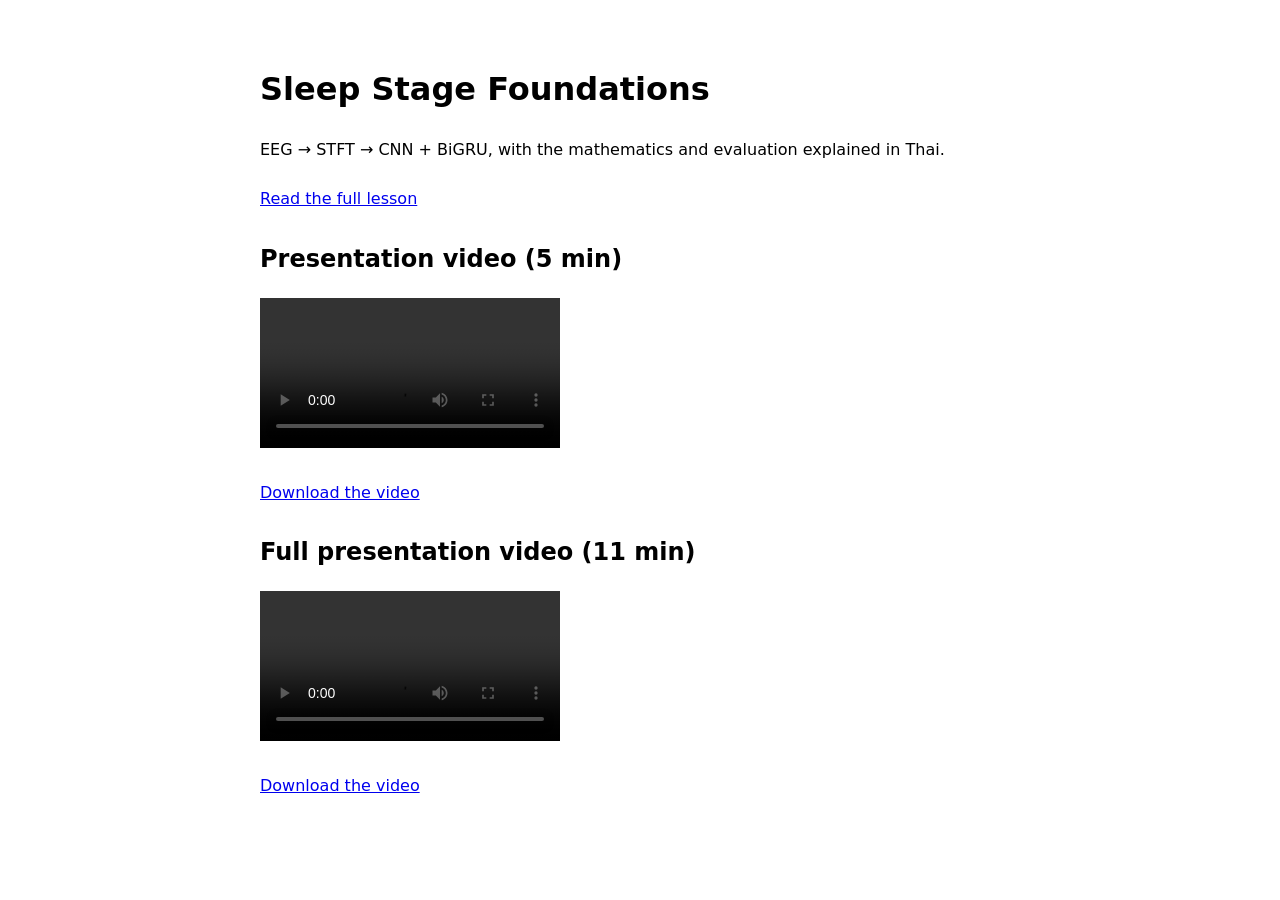
<file: index.html>
<!doctype html>
<html lang="en">
<head>
  <meta charset="utf-8">
  <meta name="viewport" content="width=device-width, initial-scale=1">
  <title>Sleep Stage Foundations</title>
  <style>body{font:16px system-ui,sans-serif;max-width:760px;margin:4rem auto;padding:0 1.25rem;line-height:1.6}a{display:inline-block;margin:.5rem 0}video{max-width:100%}</style>
</head>
<body>
  <h1>Sleep Stage Foundations</h1>
  <p>EEG → STFT → CNN + BiGRU, with the mathematics and evaluation explained in Thai.</p>
  <p><a href="foundations.html">Read the full lesson</a></p>
  <h2>Presentation video (5 min)</h2>
  <video controls preload="metadata" src="SleepStage.mp4"></video>
  <p><a href="SleepStage.mp4">Download the video</a></p>
  <h2>Full presentation video (11 min)</h2>
  <video controls preload="metadata" src="SleepStage-11min.mp4"></video>
  <p><a href="SleepStage-11min.mp4">Download the video</a></p>
</body>
</html>
</file>
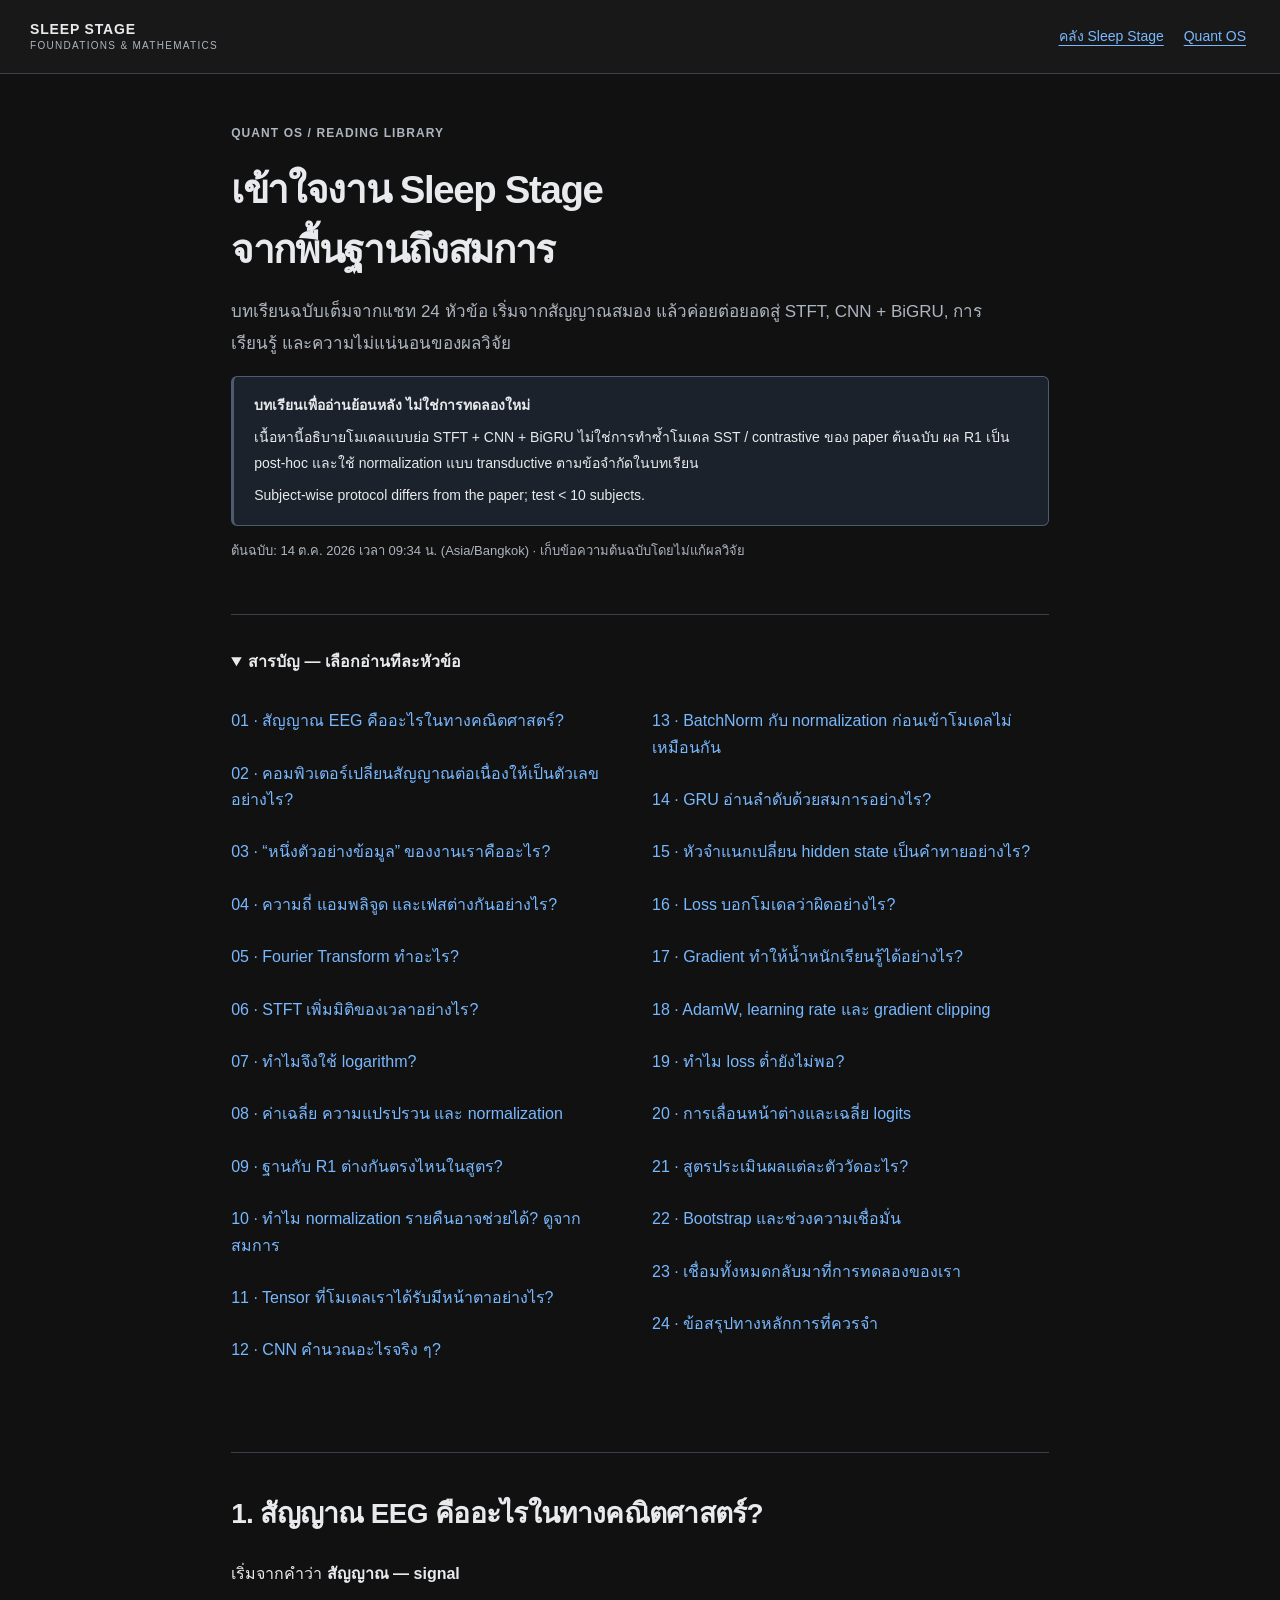
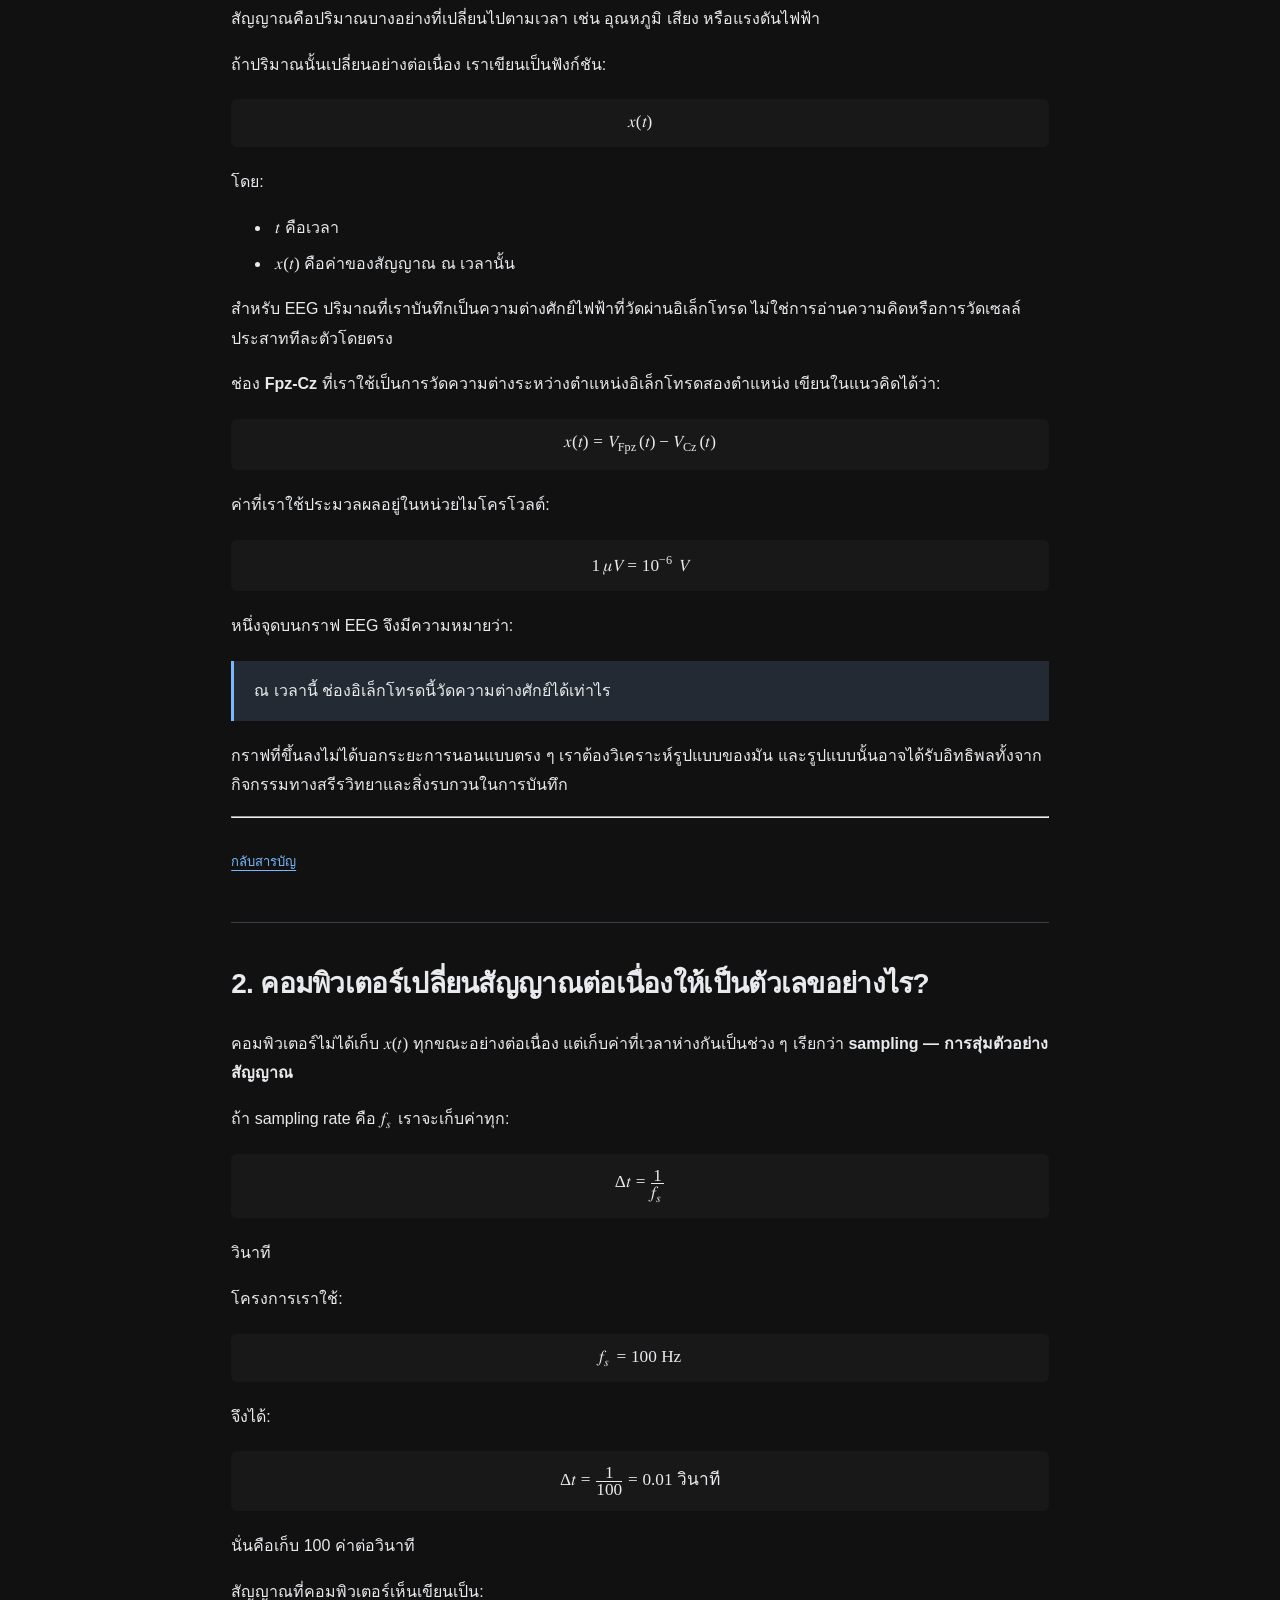
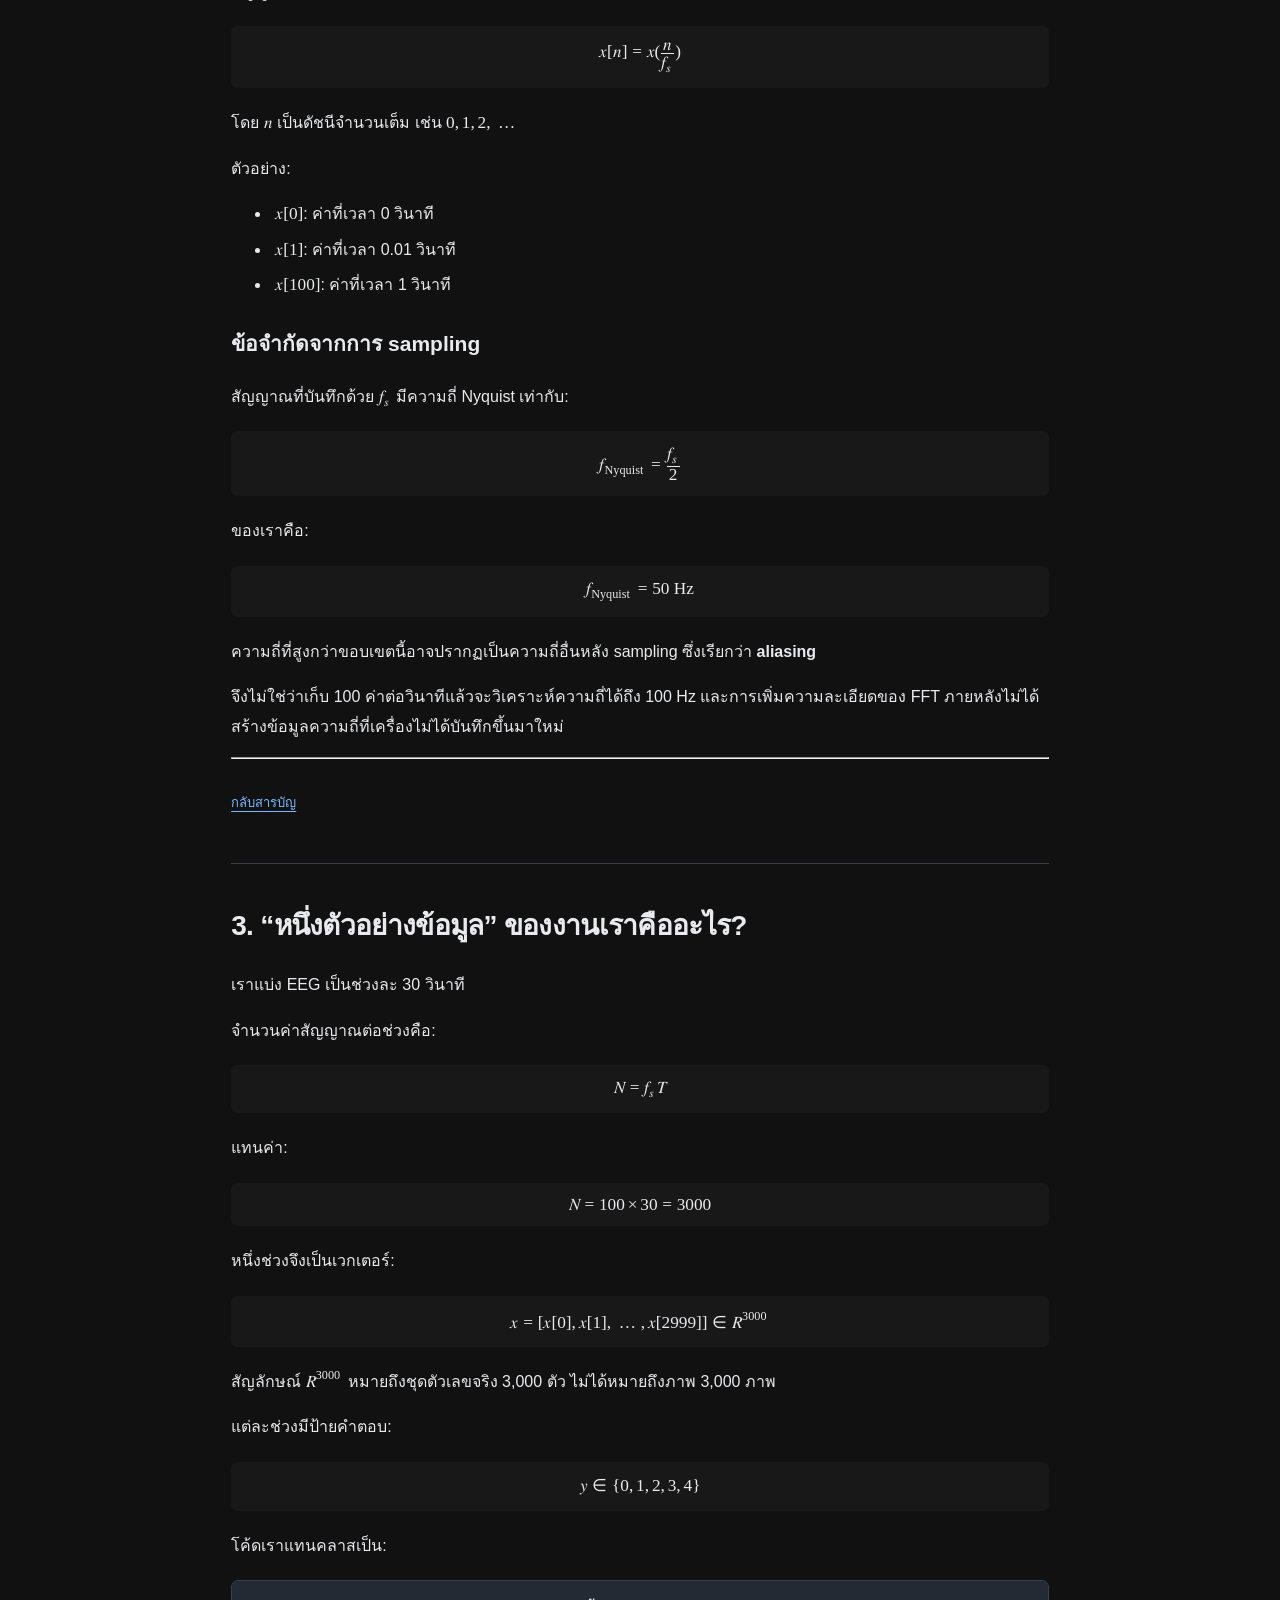
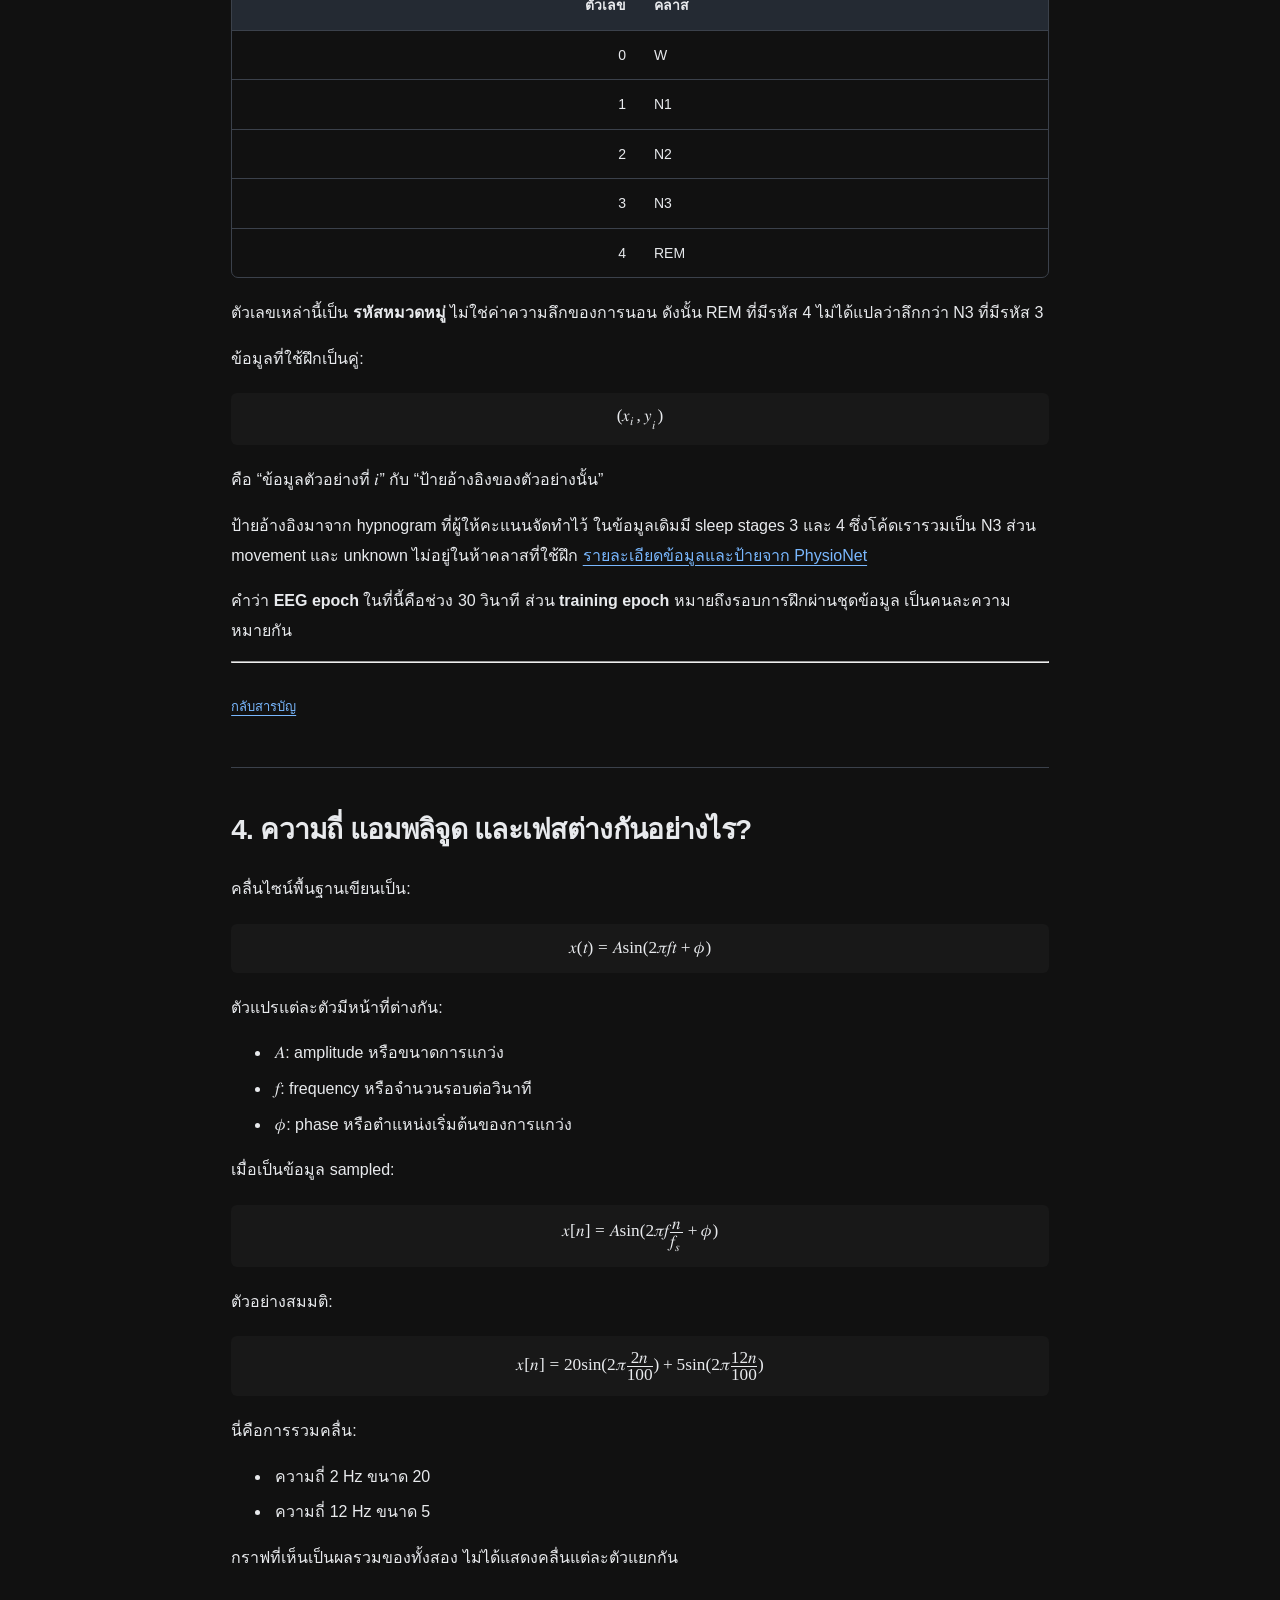
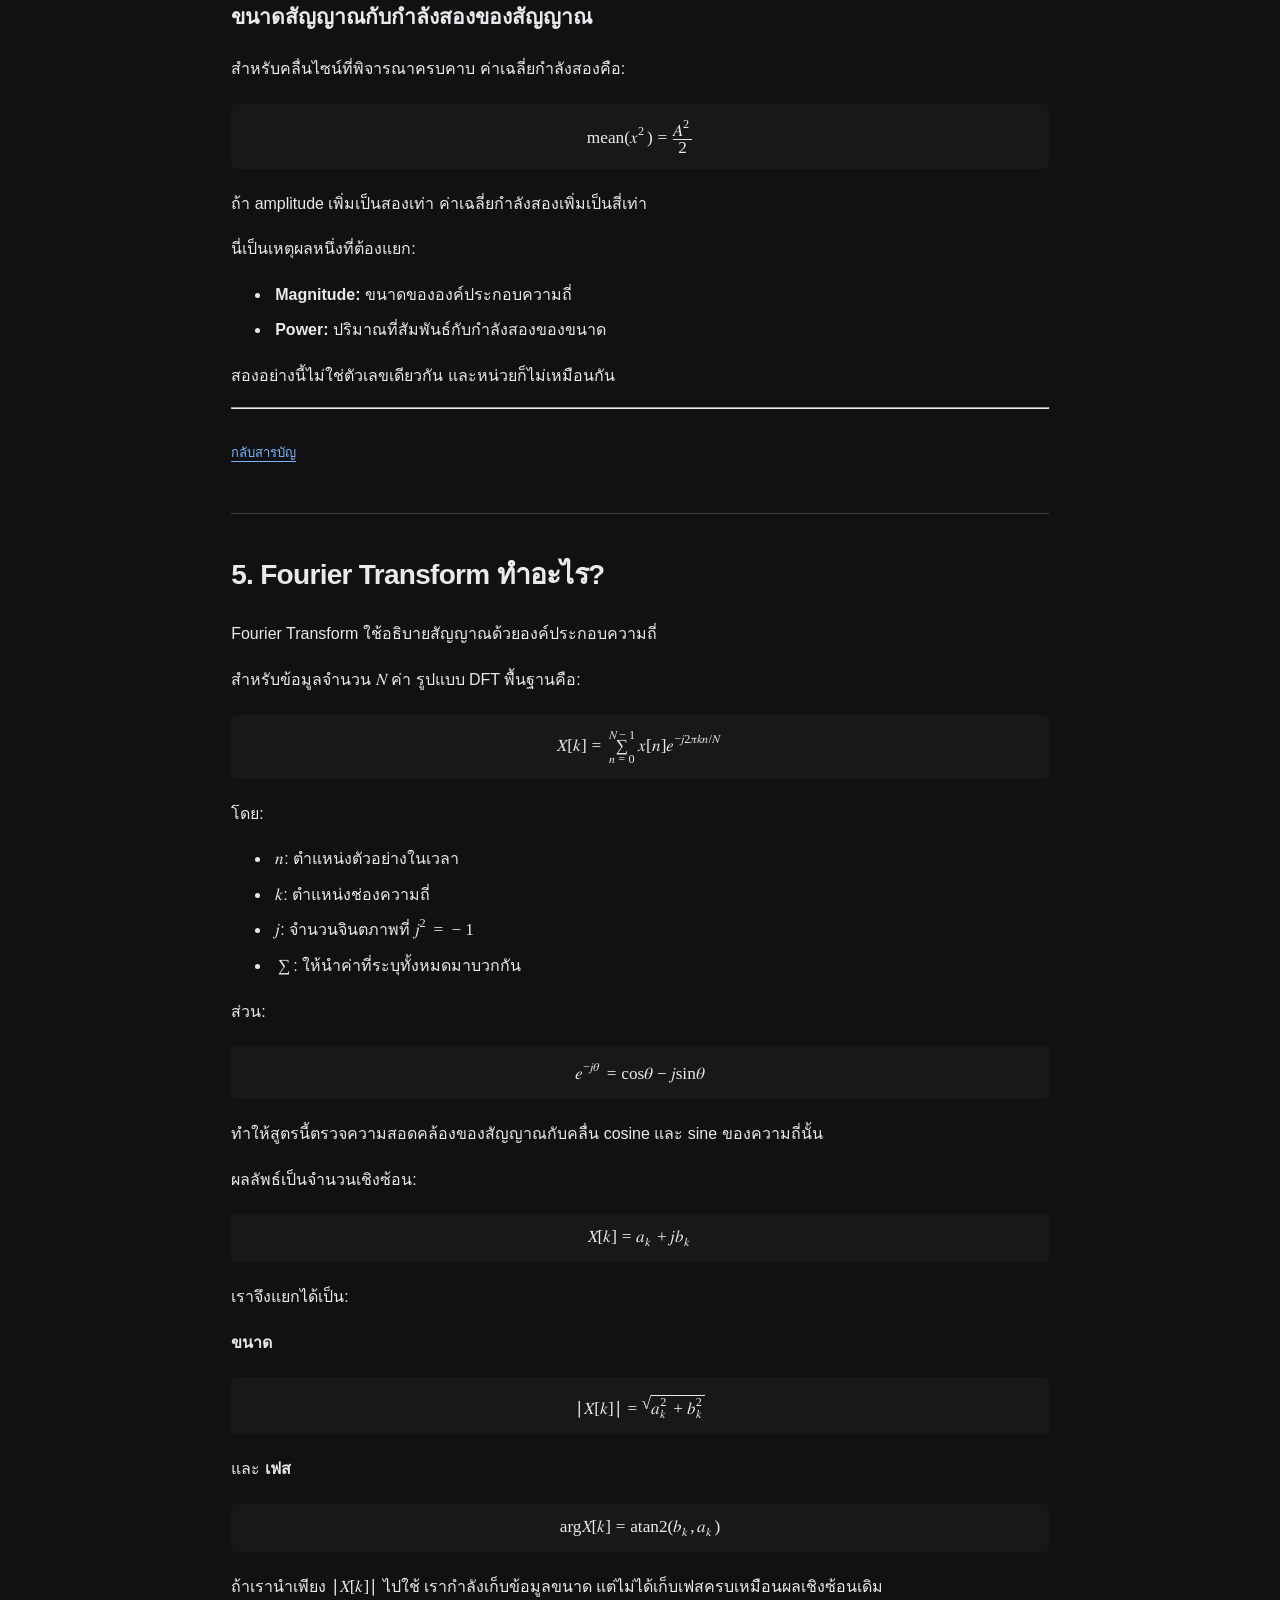
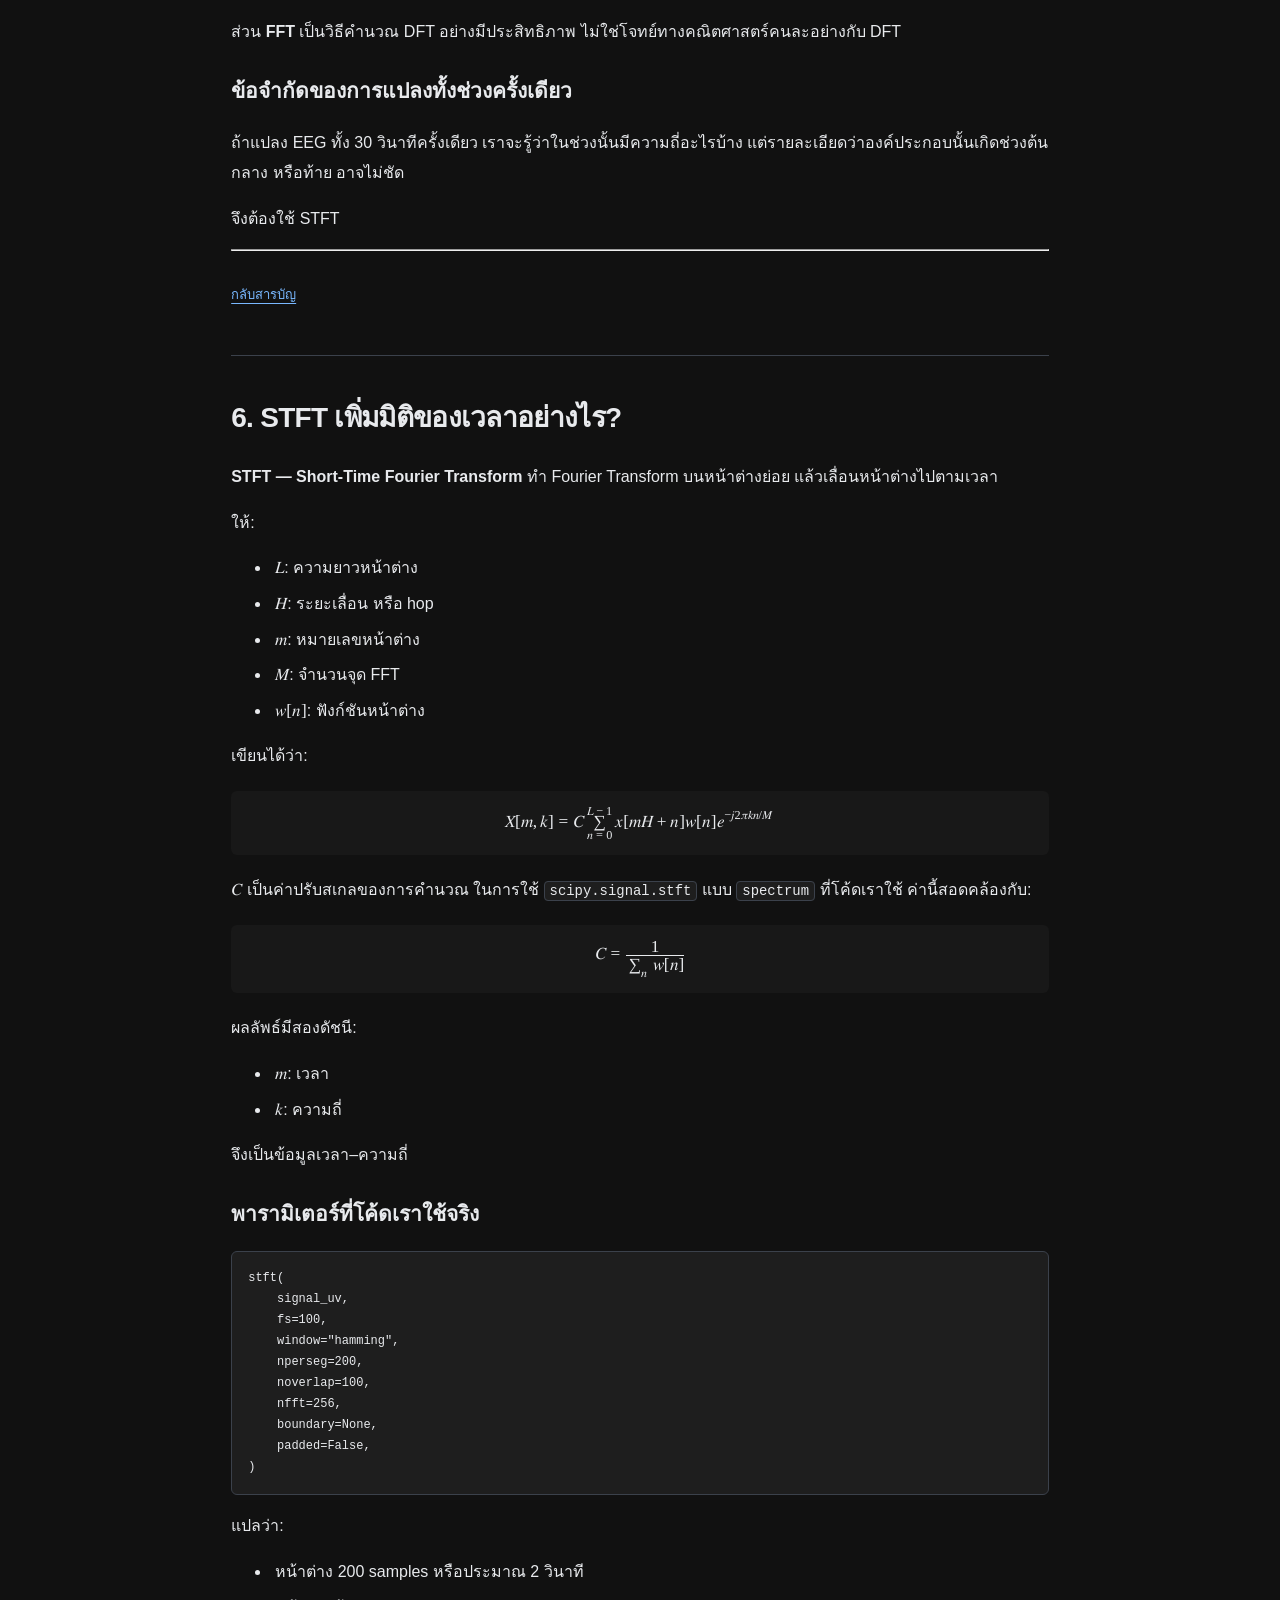
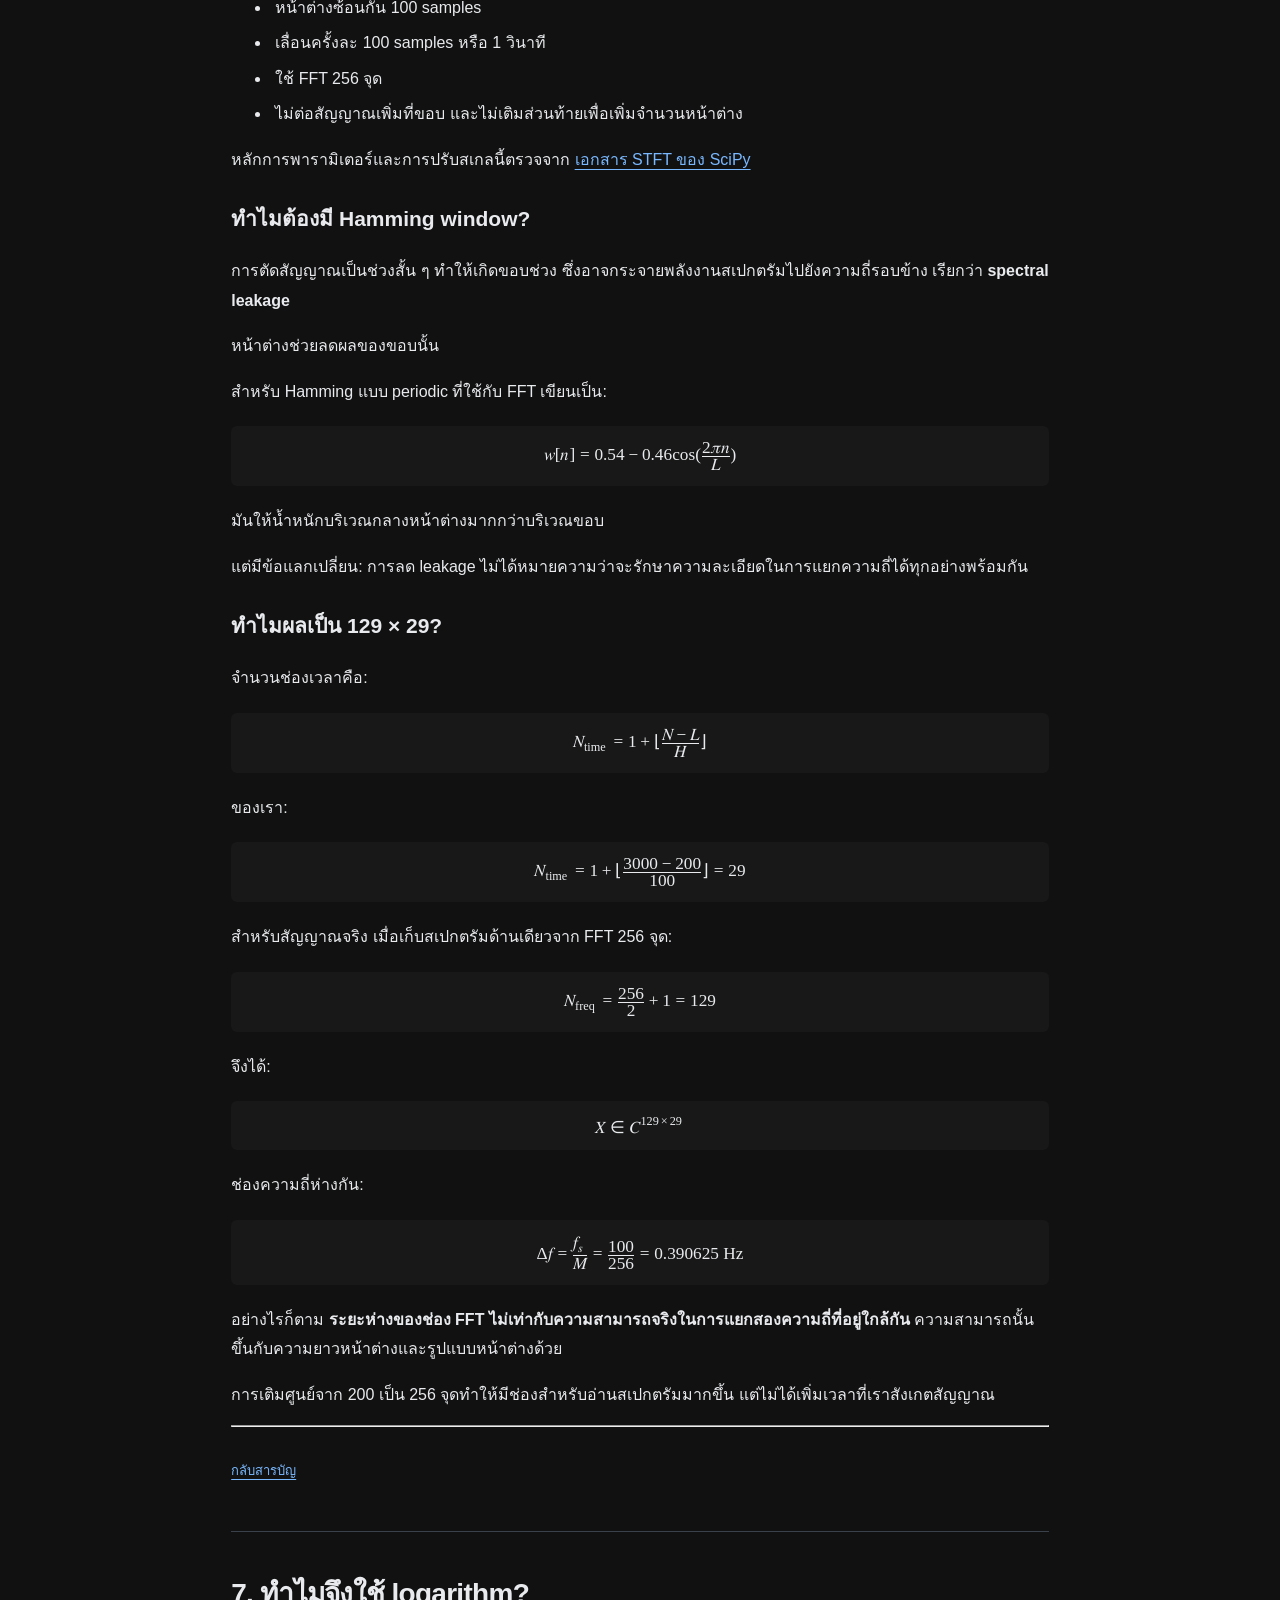
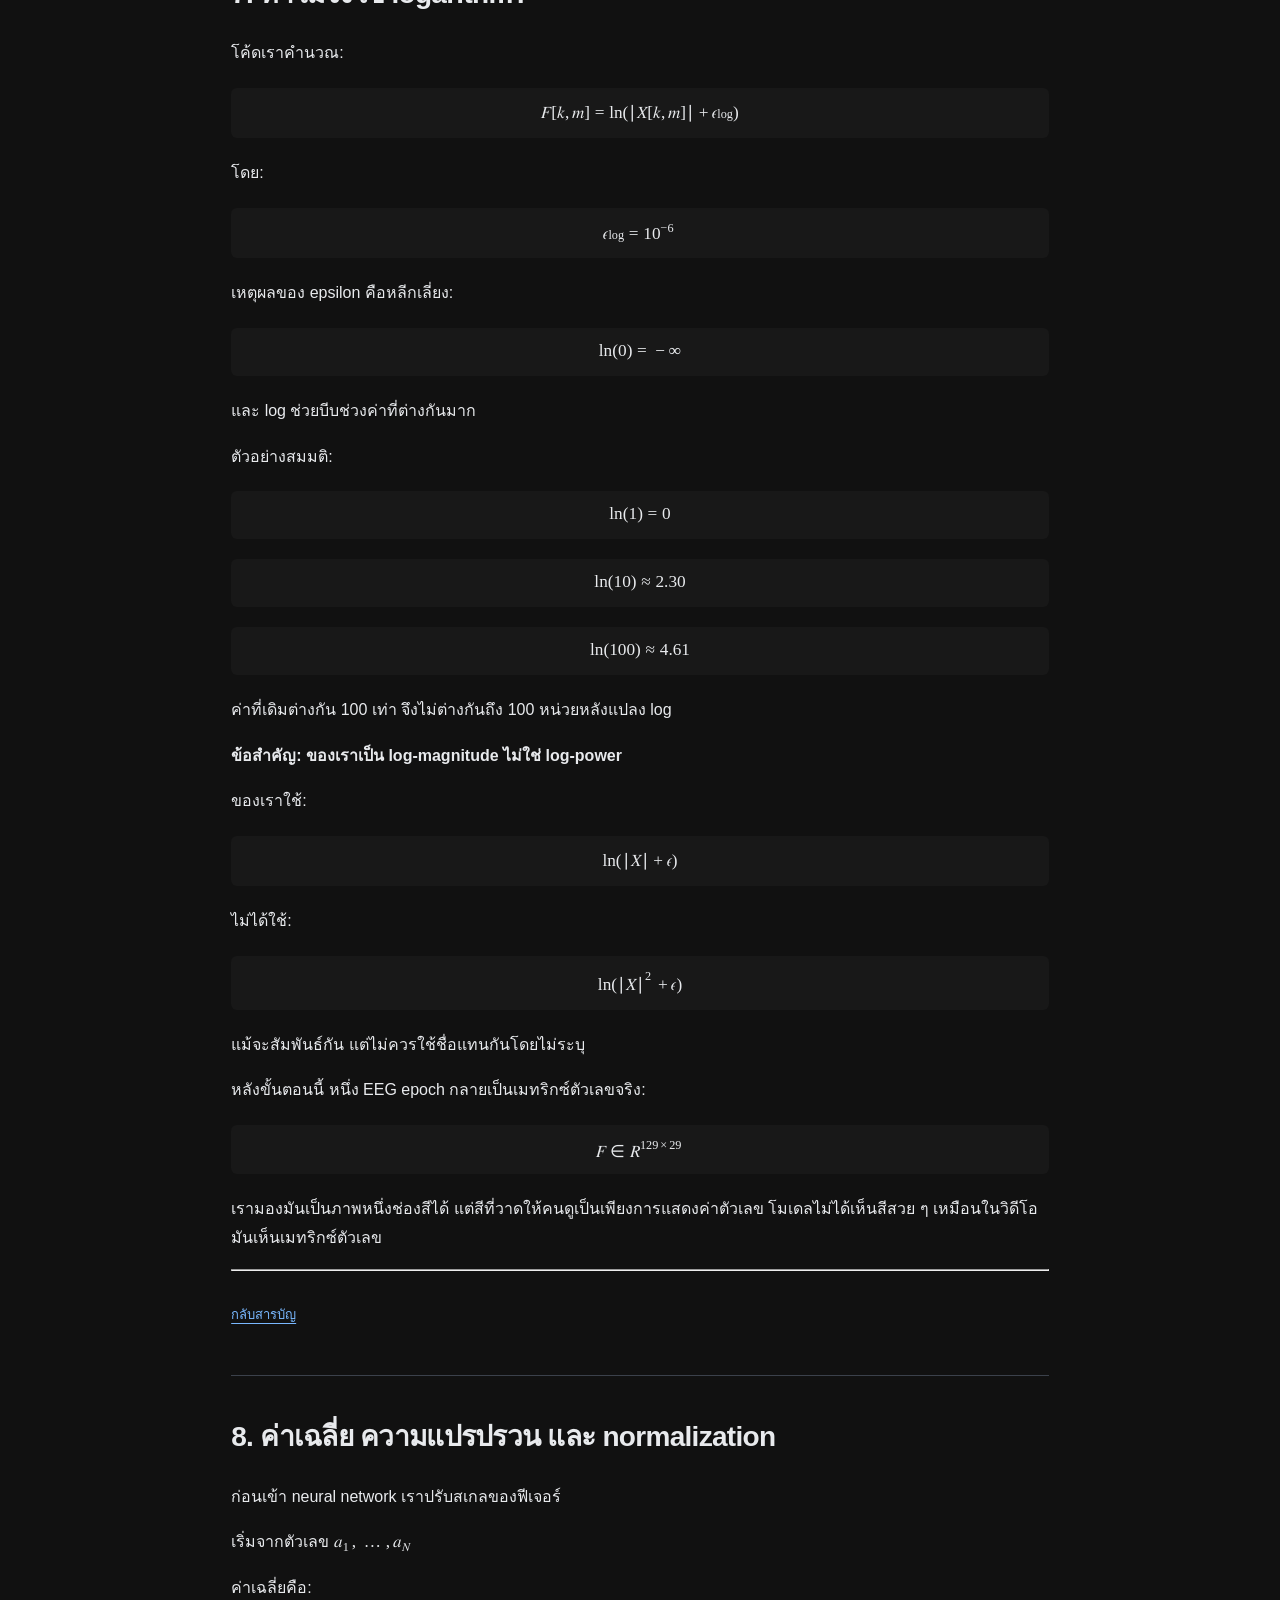
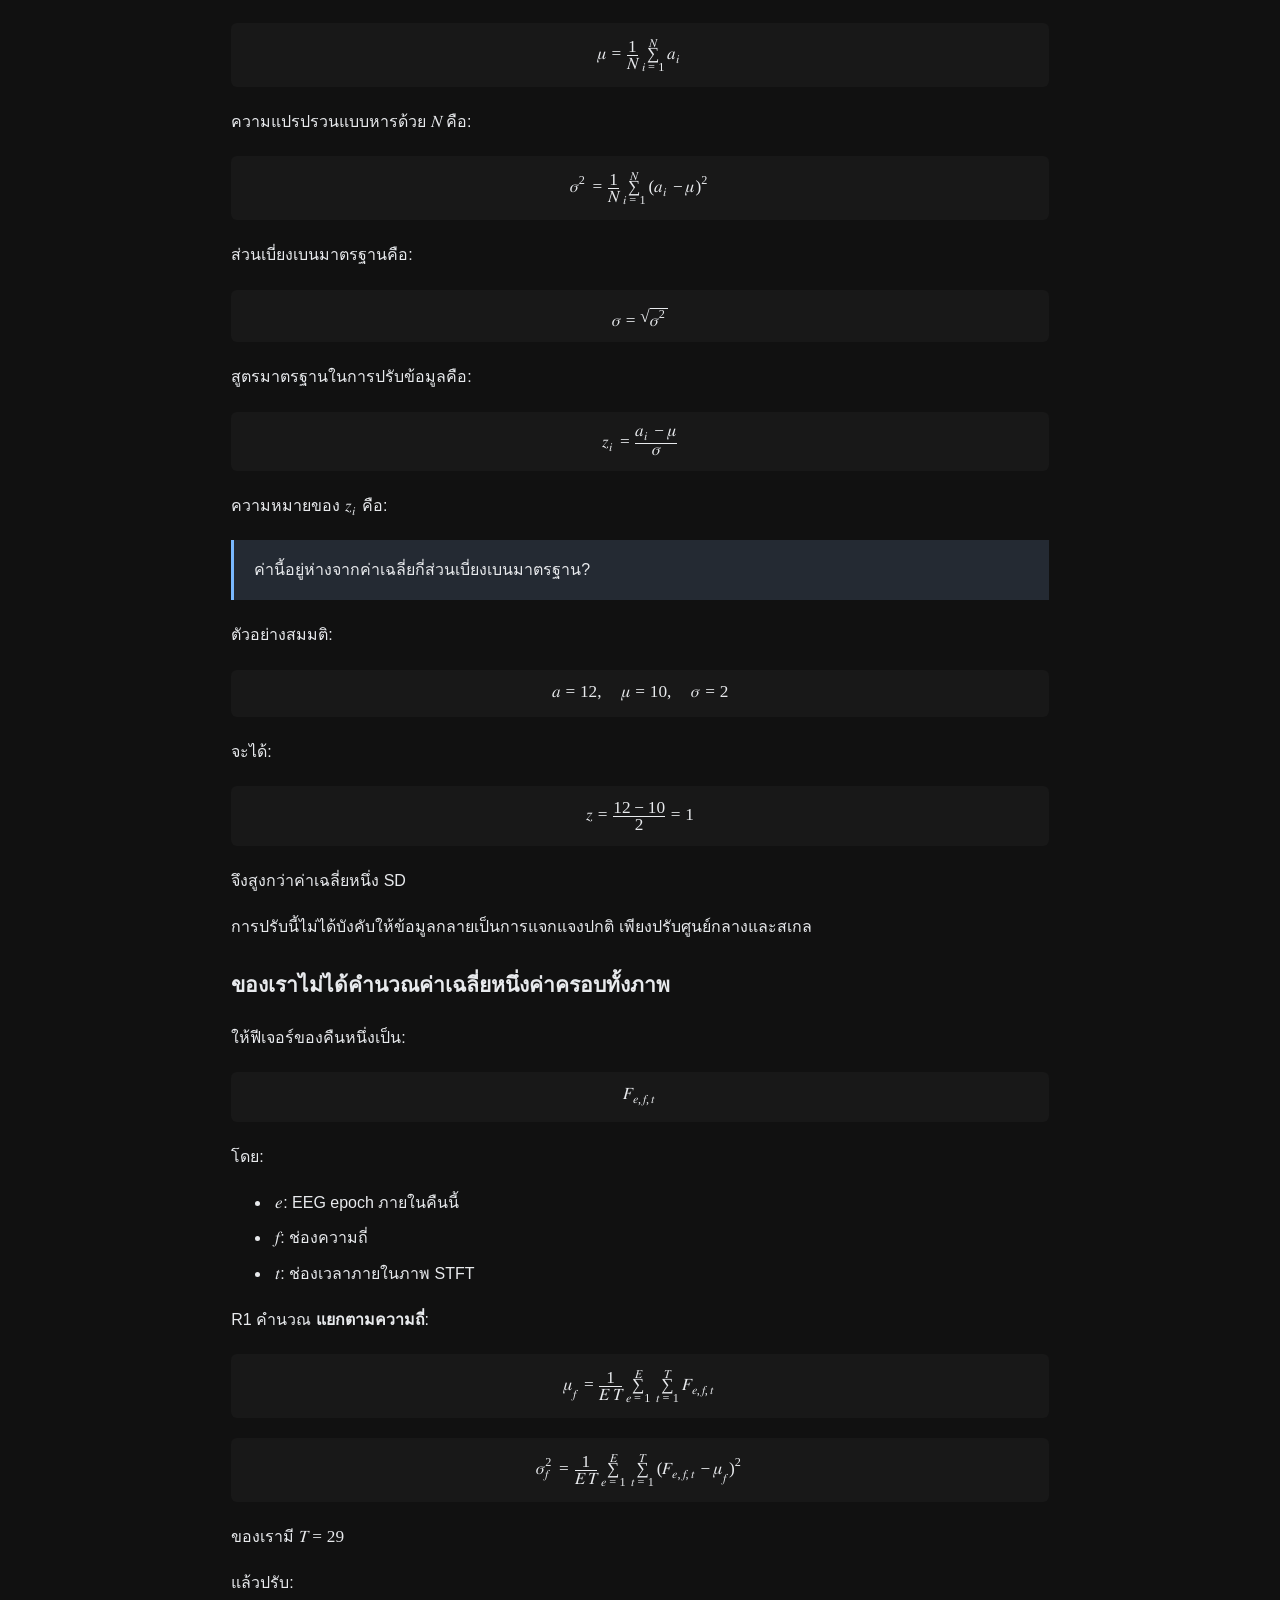
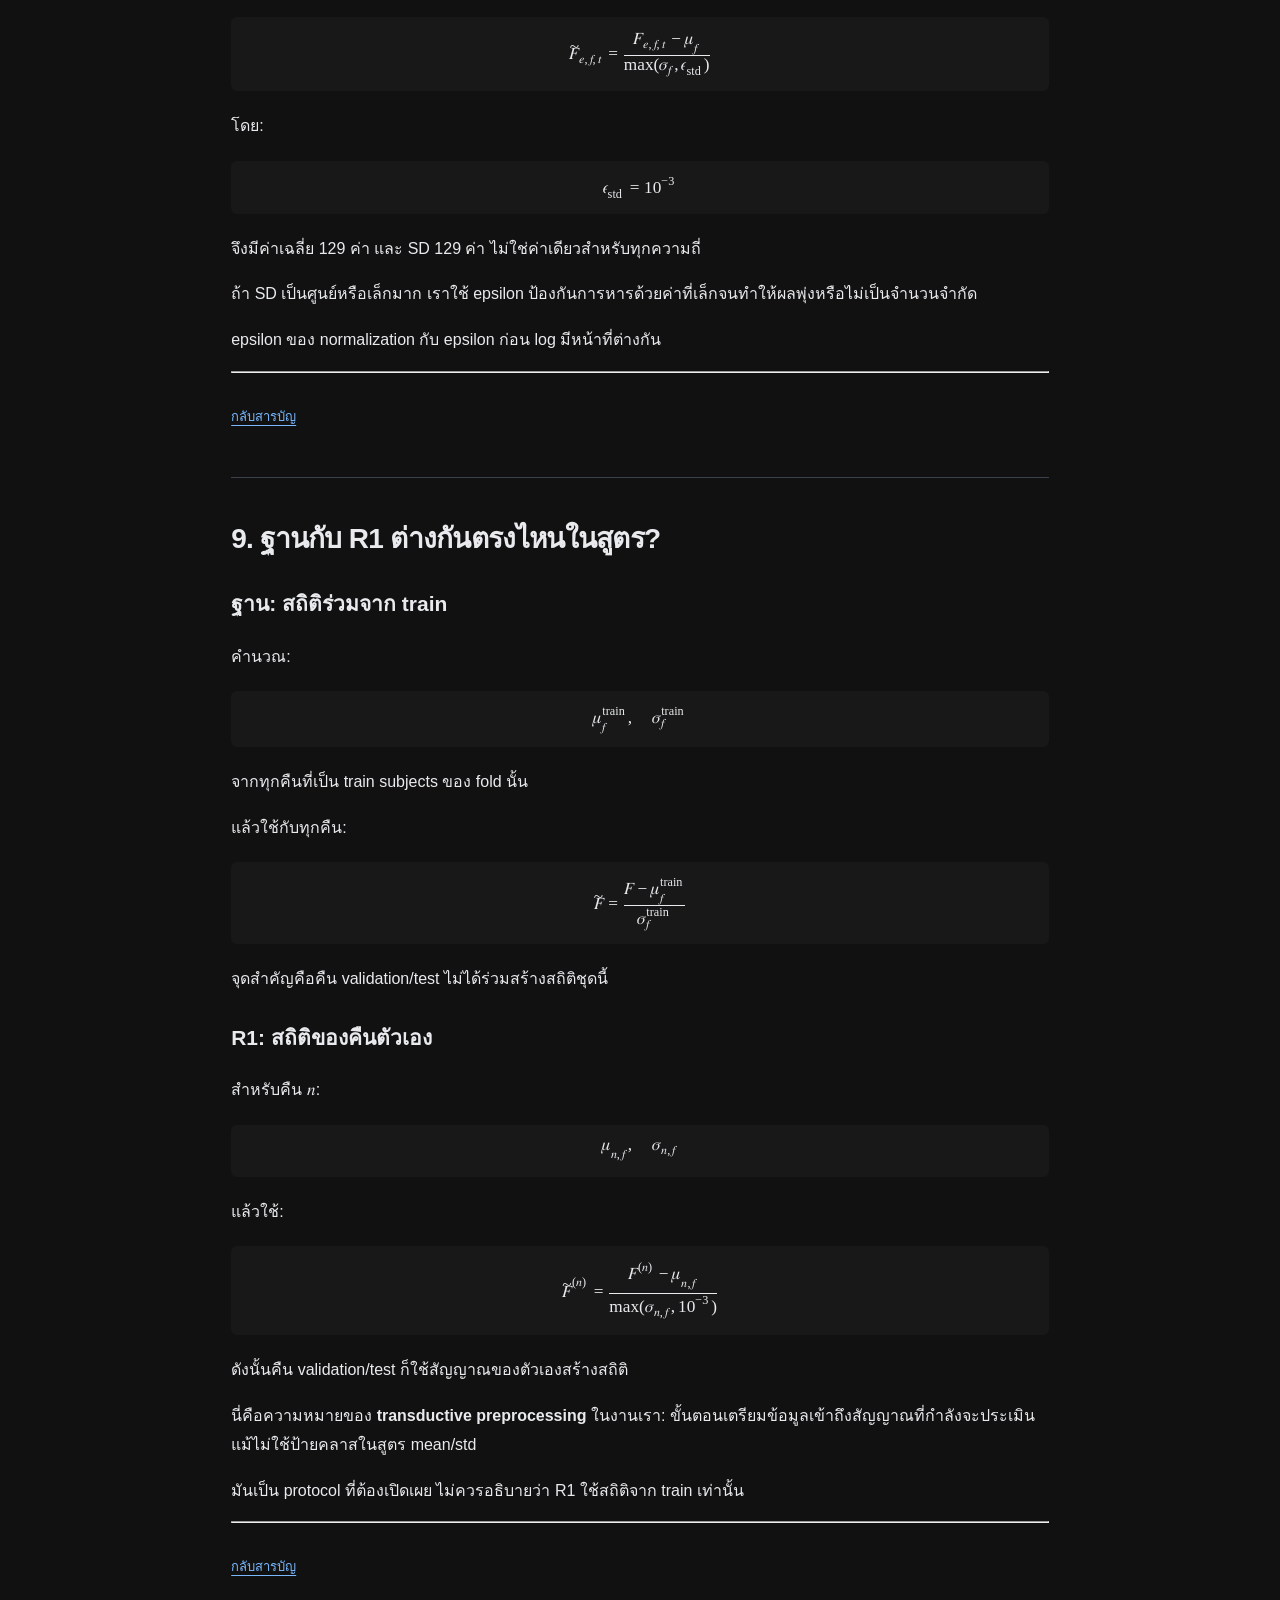
<file: foundations.html>
<!doctype html>
<html lang="th"><head><meta charset="utf-8"><meta name="viewport" content="width=device-width, initial-scale=1"><title>Sleep Stage — พื้นฐานและคณิตศาสตร์ของ STFT + CNN + BiGRU | Quant OS</title><meta name="description" content="บทเรียนภาษาไทย 24 หัวข้อ ตั้งแต่สัญญาณ EEG ไปจนถึง STFT, CNN, BiGRU และการอ่านผลวิจัย พร้อมสูตรคณิตศาสตร์"><link rel="stylesheet" href="course.css"><link rel="stylesheet" href="foundations.css"></head>
<body><a class="skip-link" href="#reading">ข้ามไปเนื้อหา</a><header class="topbar"><a class="brand" href="#top"><span>SLEEP STAGE <small>FOUNDATIONS & MATHEMATICS</small></span></a><nav class="top-actions" aria-label="กลับไป Quant OS"><a href="index.html">คลัง Sleep Stage</a><a href="/#sleepstage" target="_top">Quant OS</a></nav></header>
<main id="reading" tabindex="-1"><section id="top" class="introduction"><p class="eyebrow">QUANT OS / READING LIBRARY</p><h1>เข้าใจงาน Sleep Stage<br>จากพื้นฐานถึงสมการ</h1><p class="intro-text">บทเรียนฉบับเต็มจากแชท 24 หัวข้อ เริ่มจากสัญญาณสมอง แล้วค่อยต่อยอดสู่ STFT, CNN + BiGRU, การเรียนรู้ และความไม่แน่นอนของผลวิจัย</p><div class="snapshot-note"><strong>บทเรียนเพื่ออ่านย้อนหลัง ไม่ใช่การทดลองใหม่</strong><p>เนื้อหานี้อธิบายโมเดลแบบย่อ STFT + CNN + BiGRU ไม่ใช่การทำซ้ำโมเดล SST / contrastive ของ paper ต้นฉบับ ผล R1 เป็น post-hoc และใช้ normalization แบบ transductive ตามข้อจำกัดในบทเรียน</p><p lang="en">Subject-wise protocol differs from the paper; test &lt; 10 subjects.</p></div><p class="source-meta">ต้นฉบับ: 14 ต.ค. 2026 เวลา 09:34 น. (Asia/Bangkok) · เก็บข้อความต้นฉบับโดยไม่แก้ผลวิจัย</p></section>
<nav id="contents" aria-label="สารบัญ 24 หัวข้อ"><details open><summary>สารบัญ — เลือกอ่านทีละหัวข้อ</summary><ol class="lesson-toc"><li><a href="#lesson-01">01 · สัญญาณ EEG คืออะไรในทางคณิตศาสตร์?</a></li>
<li><a href="#lesson-02">02 · คอมพิวเตอร์เปลี่ยนสัญญาณต่อเนื่องให้เป็นตัวเลขอย่างไร?</a></li>
<li><a href="#lesson-03">03 · “หนึ่งตัวอย่างข้อมูล” ของงานเราคืออะไร?</a></li>
<li><a href="#lesson-04">04 · ความถี่ แอมพลิจูด และเฟสต่างกันอย่างไร?</a></li>
<li><a href="#lesson-05">05 · Fourier Transform ทำอะไร?</a></li>
<li><a href="#lesson-06">06 · STFT เพิ่มมิติของเวลาอย่างไร?</a></li>
<li><a href="#lesson-07">07 · ทำไมจึงใช้ logarithm?</a></li>
<li><a href="#lesson-08">08 · ค่าเฉลี่ย ความแปรปรวน และ normalization</a></li>
<li><a href="#lesson-09">09 · ฐานกับ R1 ต่างกันตรงไหนในสูตร?</a></li>
<li><a href="#lesson-10">10 · ทำไม normalization รายคืนอาจช่วยได้? ดูจากสมการ</a></li>
<li><a href="#lesson-11">11 · Tensor ที่โมเดลเราได้รับมีหน้าตาอย่างไร?</a></li>
<li><a href="#lesson-12">12 · CNN คำนวณอะไรจริง ๆ?</a></li>
<li><a href="#lesson-13">13 · BatchNorm กับ normalization ก่อนเข้าโมเดลไม่เหมือนกัน</a></li>
<li><a href="#lesson-14">14 · GRU อ่านลำดับด้วยสมการอย่างไร?</a></li>
<li><a href="#lesson-15">15 · หัวจำแนกเปลี่ยน hidden state เป็นคำทายอย่างไร?</a></li>
<li><a href="#lesson-16">16 · Loss บอกโมเดลว่าผิดอย่างไร?</a></li>
<li><a href="#lesson-17">17 · Gradient ทำให้น้ำหนักเรียนรู้ได้อย่างไร?</a></li>
<li><a href="#lesson-18">18 · AdamW, learning rate และ gradient clipping</a></li>
<li><a href="#lesson-19">19 · ทำไม loss ต่ำยังไม่พอ?</a></li>
<li><a href="#lesson-20">20 · การเลื่อนหน้าต่างและเฉลี่ย logits</a></li>
<li><a href="#lesson-21">21 · สูตรประเมินผลแต่ละตัววัดอะไร?</a></li>
<li><a href="#lesson-22">22 · Bootstrap และช่วงความเชื่อมั่น</a></li>
<li><a href="#lesson-23">23 · เชื่อมทั้งหมดกลับมาที่การทดลองของเรา</a></li>
<li><a href="#lesson-24">24 · ข้อสรุปทางหลักการที่ควรจำ</a></li></ol></details></nav>
<section id="lesson-01" class="chapter markdown-cell"><h2>1. สัญญาณ EEG คืออะไรในทางคณิตศาสตร์?</h2>
<p>เริ่มจากคำว่า <strong>สัญญาณ — signal</strong></p>
<p>สัญญาณคือปริมาณบางอย่างที่เปลี่ยนไปตามเวลา เช่น อุณหภูมิ เสียง หรือแรงดันไฟฟ้า</p>
<p>ถ้าปริมาณนั้นเปลี่ยนอย่างต่อเนื่อง เราเขียนเป็นฟังก์ชัน:</p>
<div class="equation" tabindex="0" aria-label="สูตรคณิตศาสตร์ เลื่อนแนวนอนได้"><span class="katex"><math xmlns="http://www.w3.org/1998/Math/MathML" display="block"><semantics><mrow><mi>x</mi><mo stretchy="false">(</mo><mi>t</mi><mo stretchy="false">)</mo></mrow><annotation encoding="application/x-tex">x(t)</annotation></semantics></math></span></div>
<p>โดย:</p>
<ul>
<li><span class="katex"><math xmlns="http://www.w3.org/1998/Math/MathML"><semantics><mrow><mi>t</mi></mrow><annotation encoding="application/x-tex">t</annotation></semantics></math></span> คือเวลา</li>
<li><span class="katex"><math xmlns="http://www.w3.org/1998/Math/MathML"><semantics><mrow><mi>x</mi><mo stretchy="false">(</mo><mi>t</mi><mo stretchy="false">)</mo></mrow><annotation encoding="application/x-tex">x(t)</annotation></semantics></math></span> คือค่าของสัญญาณ ณ เวลานั้น</li>
</ul>
<p>สำหรับ EEG ปริมาณที่เราบันทึกเป็นความต่างศักย์ไฟฟ้าที่วัดผ่านอิเล็กโทรด ไม่ใช่การอ่านความคิดหรือการวัดเซลล์ประสาททีละตัวโดยตรง</p>
<p>ช่อง <strong>Fpz-Cz</strong> ที่เราใช้เป็นการวัดความต่างระหว่างตำแหน่งอิเล็กโทรดสองตำแหน่ง เขียนในแนวคิดได้ว่า:</p>
<div class="equation" tabindex="0" aria-label="สูตรคณิตศาสตร์ เลื่อนแนวนอนได้"><span class="katex"><math xmlns="http://www.w3.org/1998/Math/MathML" display="block"><semantics><mrow><mi>x</mi><mo stretchy="false">(</mo><mi>t</mi><mo stretchy="false">)</mo><mo>=</mo><msub><mi>V</mi><mrow><mi mathvariant="normal">F</mi><mi mathvariant="normal">p</mi><mi mathvariant="normal">z</mi></mrow></msub><mo stretchy="false">(</mo><mi>t</mi><mo stretchy="false">)</mo><mo>−</mo><msub><mi>V</mi><mrow><mi mathvariant="normal">C</mi><mi mathvariant="normal">z</mi></mrow></msub><mo stretchy="false">(</mo><mi>t</mi><mo stretchy="false">)</mo></mrow><annotation encoding="application/x-tex">x(t)=V_{\mathrm{Fpz}}(t)-V_{\mathrm{Cz}}(t)</annotation></semantics></math></span></div>
<p>ค่าที่เราใช้ประมวลผลอยู่ในหน่วยไมโครโวลต์:</p>
<div class="equation" tabindex="0" aria-label="สูตรคณิตศาสตร์ เลื่อนแนวนอนได้"><span class="katex"><math xmlns="http://www.w3.org/1998/Math/MathML" display="block"><semantics><mrow><mn>1</mn><mtext> </mtext><mi>μ</mi><mi>V</mi><mo>=</mo><msup><mn>10</mn><mrow><mo>−</mo><mn>6</mn></mrow></msup><mtext> </mtext><mi>V</mi></mrow><annotation encoding="application/x-tex">1\,\mu V=10^{-6}\,V</annotation></semantics></math></span></div>
<p>หนึ่งจุดบนกราฟ EEG จึงมีความหมายว่า:</p>
<blockquote>
<p>ณ เวลานี้ ช่องอิเล็กโทรดนี้วัดความต่างศักย์ได้เท่าไร</p>
</blockquote>
<p>กราฟที่ขึ้นลงไม่ได้บอกระยะการนอนแบบตรง ๆ เราต้องวิเคราะห์รูปแบบของมัน และรูปแบบนั้นอาจได้รับอิทธิพลทั้งจากกิจกรรมทางสรีรวิทยาและสิ่งรบกวนในการบันทึก</p>
<hr>
<a class="return-link" href="#contents">กลับสารบัญ</a></section>
<section id="lesson-02" class="chapter markdown-cell"><h2>2. คอมพิวเตอร์เปลี่ยนสัญญาณต่อเนื่องให้เป็นตัวเลขอย่างไร?</h2>
<p>คอมพิวเตอร์ไม่ได้เก็บ <span class="katex"><math xmlns="http://www.w3.org/1998/Math/MathML"><semantics><mrow><mi>x</mi><mo stretchy="false">(</mo><mi>t</mi><mo stretchy="false">)</mo></mrow><annotation encoding="application/x-tex">x(t)</annotation></semantics></math></span> ทุกขณะอย่างต่อเนื่อง แต่เก็บค่าที่เวลาห่างกันเป็นช่วง ๆ เรียกว่า <strong>sampling — การสุ่มตัวอย่างสัญญาณ</strong></p>
<p>ถ้า sampling rate คือ <span class="katex"><math xmlns="http://www.w3.org/1998/Math/MathML"><semantics><mrow><msub><mi>f</mi><mi>s</mi></msub></mrow><annotation encoding="application/x-tex">f_s</annotation></semantics></math></span> เราจะเก็บค่าทุก:</p>
<div class="equation" tabindex="0" aria-label="สูตรคณิตศาสตร์ เลื่อนแนวนอนได้"><span class="katex"><math xmlns="http://www.w3.org/1998/Math/MathML" display="block"><semantics><mrow><mi mathvariant="normal">Δ</mi><mi>t</mi><mo>=</mo><mfrac><mn>1</mn><msub><mi>f</mi><mi>s</mi></msub></mfrac></mrow><annotation encoding="application/x-tex">\Delta t=\frac{1}{f_s}</annotation></semantics></math></span></div>
<p>วินาที</p>
<p>โครงการเราใช้:</p>
<div class="equation" tabindex="0" aria-label="สูตรคณิตศาสตร์ เลื่อนแนวนอนได้"><span class="katex"><math xmlns="http://www.w3.org/1998/Math/MathML" display="block"><semantics><mrow><msub><mi>f</mi><mi>s</mi></msub><mo>=</mo><mn>100</mn><mtext> Hz</mtext></mrow><annotation encoding="application/x-tex">f_s=100\text{ Hz}</annotation></semantics></math></span></div>
<p>จึงได้:</p>
<div class="equation" tabindex="0" aria-label="สูตรคณิตศาสตร์ เลื่อนแนวนอนได้"><span class="katex"><math xmlns="http://www.w3.org/1998/Math/MathML" display="block"><semantics><mrow><mi mathvariant="normal">Δ</mi><mi>t</mi><mo>=</mo><mfrac><mn>1</mn><mn>100</mn></mfrac><mo>=</mo><mn>0.01</mn><mtext> วินาที</mtext></mrow><annotation encoding="application/x-tex">\Delta t=\frac{1}{100}=0.01\text{ วินาที}</annotation></semantics></math></span></div>
<p>นั่นคือเก็บ 100 ค่าต่อวินาที</p>
<p>สัญญาณที่คอมพิวเตอร์เห็นเขียนเป็น:</p>
<div class="equation" tabindex="0" aria-label="สูตรคณิตศาสตร์ เลื่อนแนวนอนได้"><span class="katex"><math xmlns="http://www.w3.org/1998/Math/MathML" display="block"><semantics><mrow><mi>x</mi><mo stretchy="false">[</mo><mi>n</mi><mo stretchy="false">]</mo><mo>=</mo><mi>x</mi><mrow><mo fence="true">(</mo><mfrac><mi>n</mi><msub><mi>f</mi><mi>s</mi></msub></mfrac><mo fence="true">)</mo></mrow></mrow><annotation encoding="application/x-tex">x[n]=x\left(\frac{n}{f_s}\right)</annotation></semantics></math></span></div>
<p>โดย <span class="katex"><math xmlns="http://www.w3.org/1998/Math/MathML"><semantics><mrow><mi>n</mi></mrow><annotation encoding="application/x-tex">n</annotation></semantics></math></span> เป็นดัชนีจำนวนเต็ม เช่น <span class="katex"><math xmlns="http://www.w3.org/1998/Math/MathML"><semantics><mrow><mn>0</mn><mo separator="true">,</mo><mn>1</mn><mo separator="true">,</mo><mn>2</mn><mo separator="true">,</mo><mo>…</mo></mrow><annotation encoding="application/x-tex">0,1,2,\ldots</annotation></semantics></math></span></p>
<p>ตัวอย่าง:</p>
<ul>
<li><span class="katex"><math xmlns="http://www.w3.org/1998/Math/MathML"><semantics><mrow><mi>x</mi><mo stretchy="false">[</mo><mn>0</mn><mo stretchy="false">]</mo></mrow><annotation encoding="application/x-tex">x[0]</annotation></semantics></math></span>: ค่าที่เวลา 0 วินาที</li>
<li><span class="katex"><math xmlns="http://www.w3.org/1998/Math/MathML"><semantics><mrow><mi>x</mi><mo stretchy="false">[</mo><mn>1</mn><mo stretchy="false">]</mo></mrow><annotation encoding="application/x-tex">x[1]</annotation></semantics></math></span>: ค่าที่เวลา 0.01 วินาที</li>
<li><span class="katex"><math xmlns="http://www.w3.org/1998/Math/MathML"><semantics><mrow><mi>x</mi><mo stretchy="false">[</mo><mn>100</mn><mo stretchy="false">]</mo></mrow><annotation encoding="application/x-tex">x[100]</annotation></semantics></math></span>: ค่าที่เวลา 1 วินาที</li>
</ul>
<h3>ข้อจำกัดจากการ sampling</h3>
<p>สัญญาณที่บันทึกด้วย <span class="katex"><math xmlns="http://www.w3.org/1998/Math/MathML"><semantics><mrow><msub><mi>f</mi><mi>s</mi></msub></mrow><annotation encoding="application/x-tex">f_s</annotation></semantics></math></span> มีความถี่ Nyquist เท่ากับ:</p>
<div class="equation" tabindex="0" aria-label="สูตรคณิตศาสตร์ เลื่อนแนวนอนได้"><span class="katex"><math xmlns="http://www.w3.org/1998/Math/MathML" display="block"><semantics><mrow><msub><mi>f</mi><mrow><mi mathvariant="normal">N</mi><mi mathvariant="normal">y</mi><mi mathvariant="normal">q</mi><mi mathvariant="normal">u</mi><mi mathvariant="normal">i</mi><mi mathvariant="normal">s</mi><mi mathvariant="normal">t</mi></mrow></msub><mo>=</mo><mfrac><msub><mi>f</mi><mi>s</mi></msub><mn>2</mn></mfrac></mrow><annotation encoding="application/x-tex">f_{\mathrm{Nyquist}}=\frac{f_s}{2}</annotation></semantics></math></span></div>
<p>ของเราคือ:</p>
<div class="equation" tabindex="0" aria-label="สูตรคณิตศาสตร์ เลื่อนแนวนอนได้"><span class="katex"><math xmlns="http://www.w3.org/1998/Math/MathML" display="block"><semantics><mrow><msub><mi>f</mi><mrow><mi mathvariant="normal">N</mi><mi mathvariant="normal">y</mi><mi mathvariant="normal">q</mi><mi mathvariant="normal">u</mi><mi mathvariant="normal">i</mi><mi mathvariant="normal">s</mi><mi mathvariant="normal">t</mi></mrow></msub><mo>=</mo><mn>50</mn><mtext> Hz</mtext></mrow><annotation encoding="application/x-tex">f_{\mathrm{Nyquist}}=50\text{ Hz}</annotation></semantics></math></span></div>
<p>ความถี่ที่สูงกว่าขอบเขตนี้อาจปรากฏเป็นความถี่อื่นหลัง sampling ซึ่งเรียกว่า <strong>aliasing</strong></p>
<p>จึงไม่ใช่ว่าเก็บ 100 ค่าต่อวินาทีแล้วจะวิเคราะห์ความถี่ได้ถึง 100 Hz และการเพิ่มความละเอียดของ FFT ภายหลังไม่ได้สร้างข้อมูลความถี่ที่เครื่องไม่ได้บันทึกขึ้นมาใหม่</p>
<hr>
<a class="return-link" href="#contents">กลับสารบัญ</a></section>
<section id="lesson-03" class="chapter markdown-cell"><h2>3. “หนึ่งตัวอย่างข้อมูล” ของงานเราคืออะไร?</h2>
<p>เราแบ่ง EEG เป็นช่วงละ 30 วินาที</p>
<p>จำนวนค่าสัญญาณต่อช่วงคือ:</p>
<div class="equation" tabindex="0" aria-label="สูตรคณิตศาสตร์ เลื่อนแนวนอนได้"><span class="katex"><math xmlns="http://www.w3.org/1998/Math/MathML" display="block"><semantics><mrow><mi>N</mi><mo>=</mo><msub><mi>f</mi><mi>s</mi></msub><mi>T</mi></mrow><annotation encoding="application/x-tex">N=f_sT</annotation></semantics></math></span></div>
<p>แทนค่า:</p>
<div class="equation" tabindex="0" aria-label="สูตรคณิตศาสตร์ เลื่อนแนวนอนได้"><span class="katex"><math xmlns="http://www.w3.org/1998/Math/MathML" display="block"><semantics><mrow><mi>N</mi><mo>=</mo><mn>100</mn><mo>×</mo><mn>30</mn><mo>=</mo><mn>3000</mn></mrow><annotation encoding="application/x-tex">N=100\times30=3000</annotation></semantics></math></span></div>
<p>หนึ่งช่วงจึงเป็นเวกเตอร์:</p>
<div class="equation" tabindex="0" aria-label="สูตรคณิตศาสตร์ เลื่อนแนวนอนได้"><span class="katex"><math xmlns="http://www.w3.org/1998/Math/MathML" display="block"><semantics><mrow><mi mathvariant="bold">x</mi><mo>=</mo><mo stretchy="false">[</mo><mi>x</mi><mo stretchy="false">[</mo><mn>0</mn><mo stretchy="false">]</mo><mo separator="true">,</mo><mi>x</mi><mo stretchy="false">[</mo><mn>1</mn><mo stretchy="false">]</mo><mo separator="true">,</mo><mo>…</mo><mo separator="true">,</mo><mi>x</mi><mo stretchy="false">[</mo><mn>2999</mn><mo stretchy="false">]</mo><mo stretchy="false">]</mo><mo>∈</mo><msup><mi mathvariant="double-struck">R</mi><mn>3000</mn></msup></mrow><annotation encoding="application/x-tex">\mathbf{x}
=
[x[0],x[1],\ldots,x[2999]]
\in\mathbb{R}^{3000}</annotation></semantics></math></span></div>
<p>สัญลักษณ์ <span class="katex"><math xmlns="http://www.w3.org/1998/Math/MathML"><semantics><mrow><msup><mi mathvariant="double-struck">R</mi><mn>3000</mn></msup></mrow><annotation encoding="application/x-tex">\mathbb{R}^{3000}</annotation></semantics></math></span> หมายถึงชุดตัวเลขจริง 3,000 ตัว ไม่ได้หมายถึงภาพ 3,000 ภาพ</p>
<p>แต่ละช่วงมีป้ายคำตอบ:</p>
<div class="equation" tabindex="0" aria-label="สูตรคณิตศาสตร์ เลื่อนแนวนอนได้"><span class="katex"><math xmlns="http://www.w3.org/1998/Math/MathML" display="block"><semantics><mrow><mi>y</mi><mo>∈</mo><mo stretchy="false">{</mo><mn>0</mn><mo separator="true">,</mo><mn>1</mn><mo separator="true">,</mo><mn>2</mn><mo separator="true">,</mo><mn>3</mn><mo separator="true">,</mo><mn>4</mn><mo stretchy="false">}</mo></mrow><annotation encoding="application/x-tex">y\in\{0,1,2,3,4\}</annotation></semantics></math></span></div>
<p>โค้ดเราแทนคลาสเป็น:</p>
<div class="table-scroll" tabindex="0" aria-label="ตาราง เลื่อนแนวนอนได้"><table>
<thead>
<tr>
<th style="text-align:right">ตัวเลข</th>
<th>คลาส</th>
</tr>
</thead>
<tbody>
<tr>
<td style="text-align:right">0</td>
<td>W</td>
</tr>
<tr>
<td style="text-align:right">1</td>
<td>N1</td>
</tr>
<tr>
<td style="text-align:right">2</td>
<td>N2</td>
</tr>
<tr>
<td style="text-align:right">3</td>
<td>N3</td>
</tr>
<tr>
<td style="text-align:right">4</td>
<td>REM</td>
</tr>
</tbody>
</table></div>
<p>ตัวเลขเหล่านี้เป็น <strong>รหัสหมวดหมู่</strong> ไม่ใช่ค่าความลึกของการนอน ดังนั้น REM ที่มีรหัส 4 ไม่ได้แปลว่าลึกกว่า N3 ที่มีรหัส 3</p>
<p>ข้อมูลที่ใช้ฝึกเป็นคู่:</p>
<div class="equation" tabindex="0" aria-label="สูตรคณิตศาสตร์ เลื่อนแนวนอนได้"><span class="katex"><math xmlns="http://www.w3.org/1998/Math/MathML" display="block"><semantics><mrow><mo stretchy="false">(</mo><msub><mi mathvariant="bold">x</mi><mi>i</mi></msub><mo separator="true">,</mo><msub><mi>y</mi><mi>i</mi></msub><mo stretchy="false">)</mo></mrow><annotation encoding="application/x-tex">(\mathbf{x}_i,y_i)</annotation></semantics></math></span></div>
<p>คือ “ข้อมูลตัวอย่างที่ <span class="katex"><math xmlns="http://www.w3.org/1998/Math/MathML"><semantics><mrow><mi>i</mi></mrow><annotation encoding="application/x-tex">i</annotation></semantics></math></span>” กับ “ป้ายอ้างอิงของตัวอย่างนั้น”</p>
<p>ป้ายอ้างอิงมาจาก hypnogram ที่ผู้ให้คะแนนจัดทำไว้ ในข้อมูลเดิมมี sleep stages 3 และ 4 ซึ่งโค้ดเรารวมเป็น N3 ส่วน movement และ unknown ไม่อยู่ในห้าคลาสที่ใช้ฝึก <a href="https://physionet.org/content/sleep-edfx/1.0.0/">รายละเอียดข้อมูลและป้ายจาก PhysioNet</a></p>
<p>คำว่า <strong>EEG epoch</strong> ในที่นี้คือช่วง 30 วินาที ส่วน <strong>training epoch</strong> หมายถึงรอบการฝึกผ่านชุดข้อมูล เป็นคนละความหมายกัน</p>
<hr>
<a class="return-link" href="#contents">กลับสารบัญ</a></section>
<section id="lesson-04" class="chapter markdown-cell"><h2>4. ความถี่ แอมพลิจูด และเฟสต่างกันอย่างไร?</h2>
<p>คลื่นไซน์พื้นฐานเขียนเป็น:</p>
<div class="equation" tabindex="0" aria-label="สูตรคณิตศาสตร์ เลื่อนแนวนอนได้"><span class="katex"><math xmlns="http://www.w3.org/1998/Math/MathML" display="block"><semantics><mrow><mi>x</mi><mo stretchy="false">(</mo><mi>t</mi><mo stretchy="false">)</mo><mo>=</mo><mi>A</mi><mi>sin</mi><mo>⁡</mo><mo stretchy="false">(</mo><mn>2</mn><mi>π</mi><mi>f</mi><mi>t</mi><mo>+</mo><mi>ϕ</mi><mo stretchy="false">)</mo></mrow><annotation encoding="application/x-tex">x(t)=A\sin(2\pi ft+\phi)</annotation></semantics></math></span></div>
<p>ตัวแปรแต่ละตัวมีหน้าที่ต่างกัน:</p>
<ul>
<li><span class="katex"><math xmlns="http://www.w3.org/1998/Math/MathML"><semantics><mrow><mi>A</mi></mrow><annotation encoding="application/x-tex">A</annotation></semantics></math></span>: amplitude หรือขนาดการแกว่ง</li>
<li><span class="katex"><math xmlns="http://www.w3.org/1998/Math/MathML"><semantics><mrow><mi>f</mi></mrow><annotation encoding="application/x-tex">f</annotation></semantics></math></span>: frequency หรือจำนวนรอบต่อวินาที</li>
<li><span class="katex"><math xmlns="http://www.w3.org/1998/Math/MathML"><semantics><mrow><mi>ϕ</mi></mrow><annotation encoding="application/x-tex">\phi</annotation></semantics></math></span>: phase หรือตำแหน่งเริ่มต้นของการแกว่ง</li>
</ul>
<p>เมื่อเป็นข้อมูล sampled:</p>
<div class="equation" tabindex="0" aria-label="สูตรคณิตศาสตร์ เลื่อนแนวนอนได้"><span class="katex"><math xmlns="http://www.w3.org/1998/Math/MathML" display="block"><semantics><mrow><mi>x</mi><mo stretchy="false">[</mo><mi>n</mi><mo stretchy="false">]</mo><mo>=</mo><mi>A</mi><mi>sin</mi><mo>⁡</mo><mrow><mo fence="true">(</mo><mn>2</mn><mi>π</mi><mi>f</mi><mfrac><mi>n</mi><msub><mi>f</mi><mi>s</mi></msub></mfrac><mo>+</mo><mi>ϕ</mi><mo fence="true">)</mo></mrow></mrow><annotation encoding="application/x-tex">x[n]=A\sin\left(2\pi f\frac{n}{f_s}+\phi\right)</annotation></semantics></math></span></div>
<p>ตัวอย่างสมมติ:</p>
<div class="equation" tabindex="0" aria-label="สูตรคณิตศาสตร์ เลื่อนแนวนอนได้"><span class="katex"><math xmlns="http://www.w3.org/1998/Math/MathML" display="block"><semantics><mrow><mi>x</mi><mo stretchy="false">[</mo><mi>n</mi><mo stretchy="false">]</mo><mo>=</mo><mn>20</mn><mi>sin</mi><mo>⁡</mo><mrow><mo fence="true">(</mo><mn>2</mn><mi>π</mi><mfrac><mrow><mn>2</mn><mi>n</mi></mrow><mn>100</mn></mfrac><mo fence="true">)</mo></mrow><mo>+</mo><mn>5</mn><mi>sin</mi><mo>⁡</mo><mrow><mo fence="true">(</mo><mn>2</mn><mi>π</mi><mfrac><mrow><mn>12</mn><mi>n</mi></mrow><mn>100</mn></mfrac><mo fence="true">)</mo></mrow></mrow><annotation encoding="application/x-tex">x[n]
=
20\sin\left(2\pi\frac{2n}{100}\right)
+
5\sin\left(2\pi\frac{12n}{100}\right)</annotation></semantics></math></span></div>
<p>นี่คือการรวมคลื่น:</p>
<ul>
<li>ความถี่ 2 Hz ขนาด 20</li>
<li>ความถี่ 12 Hz ขนาด 5</li>
</ul>
<p>กราฟที่เห็นเป็นผลรวมของทั้งสอง ไม่ได้แสดงคลื่นแต่ละตัวแยกกัน</p>
<h3>ขนาดสัญญาณกับกำลังสองของสัญญาณ</h3>
<p>สำหรับคลื่นไซน์ที่พิจารณาครบคาบ ค่าเฉลี่ยกำลังสองคือ:</p>
<div class="equation" tabindex="0" aria-label="สูตรคณิตศาสตร์ เลื่อนแนวนอนได้"><span class="katex"><math xmlns="http://www.w3.org/1998/Math/MathML" display="block"><semantics><mrow><mi mathvariant="normal">mean</mi><mo>⁡</mo><mo stretchy="false">(</mo><msup><mi>x</mi><mn>2</mn></msup><mo stretchy="false">)</mo><mo>=</mo><mfrac><msup><mi>A</mi><mn>2</mn></msup><mn>2</mn></mfrac></mrow><annotation encoding="application/x-tex">\operatorname{mean}(x^2)=\frac{A^2}{2}</annotation></semantics></math></span></div>
<p>ถ้า amplitude เพิ่มเป็นสองเท่า ค่าเฉลี่ยกำลังสองเพิ่มเป็นสี่เท่า</p>
<p>นี่เป็นเหตุผลหนึ่งที่ต้องแยก:</p>
<ul>
<li><strong>Magnitude:</strong> ขนาดขององค์ประกอบความถี่</li>
<li><strong>Power:</strong> ปริมาณที่สัมพันธ์กับกำลังสองของขนาด</li>
</ul>
<p>สองอย่างนี้ไม่ใช่ตัวเลขเดียวกัน และหน่วยก็ไม่เหมือนกัน</p>
<hr>
<a class="return-link" href="#contents">กลับสารบัญ</a></section>
<section id="lesson-05" class="chapter markdown-cell"><h2>5. Fourier Transform ทำอะไร?</h2>
<p>Fourier Transform ใช้อธิบายสัญญาณด้วยองค์ประกอบความถี่</p>
<p>สำหรับข้อมูลจำนวน <span class="katex"><math xmlns="http://www.w3.org/1998/Math/MathML"><semantics><mrow><mi>N</mi></mrow><annotation encoding="application/x-tex">N</annotation></semantics></math></span> ค่า รูปแบบ DFT พื้นฐานคือ:</p>
<div class="equation" tabindex="0" aria-label="สูตรคณิตศาสตร์ เลื่อนแนวนอนได้"><span class="katex"><math xmlns="http://www.w3.org/1998/Math/MathML" display="block"><semantics><mrow><mi>X</mi><mo stretchy="false">[</mo><mi>k</mi><mo stretchy="false">]</mo><mo>=</mo><munderover><mo>∑</mo><mrow><mi>n</mi><mo>=</mo><mn>0</mn></mrow><mrow><mi>N</mi><mo>−</mo><mn>1</mn></mrow></munderover><mi>x</mi><mo stretchy="false">[</mo><mi>n</mi><mo stretchy="false">]</mo><msup><mi>e</mi><mrow><mo>−</mo><mi>j</mi><mn>2</mn><mi>π</mi><mi>k</mi><mi>n</mi><mi mathvariant="normal">/</mi><mi>N</mi></mrow></msup></mrow><annotation encoding="application/x-tex">X[k]
=
\sum_{n=0}^{N-1}
x[n]e^{-j2\pi kn/N}</annotation></semantics></math></span></div>
<p>โดย:</p>
<ul>
<li><span class="katex"><math xmlns="http://www.w3.org/1998/Math/MathML"><semantics><mrow><mi>n</mi></mrow><annotation encoding="application/x-tex">n</annotation></semantics></math></span>: ตำแหน่งตัวอย่างในเวลา</li>
<li><span class="katex"><math xmlns="http://www.w3.org/1998/Math/MathML"><semantics><mrow><mi>k</mi></mrow><annotation encoding="application/x-tex">k</annotation></semantics></math></span>: ตำแหน่งช่องความถี่</li>
<li><span class="katex"><math xmlns="http://www.w3.org/1998/Math/MathML"><semantics><mrow><mi>j</mi></mrow><annotation encoding="application/x-tex">j</annotation></semantics></math></span>: จำนวนจินตภาพที่ <span class="katex"><math xmlns="http://www.w3.org/1998/Math/MathML"><semantics><mrow><msup><mi>j</mi><mn>2</mn></msup><mo>=</mo><mo>−</mo><mn>1</mn></mrow><annotation encoding="application/x-tex">j^2=-1</annotation></semantics></math></span></li>
<li><span class="katex"><math xmlns="http://www.w3.org/1998/Math/MathML"><semantics><mrow><mo>∑</mo></mrow><annotation encoding="application/x-tex">\sum</annotation></semantics></math></span>: ให้นำค่าที่ระบุทั้งหมดมาบวกกัน</li>
</ul>
<p>ส่วน:</p>
<div class="equation" tabindex="0" aria-label="สูตรคณิตศาสตร์ เลื่อนแนวนอนได้"><span class="katex"><math xmlns="http://www.w3.org/1998/Math/MathML" display="block"><semantics><mrow><msup><mi>e</mi><mrow><mo>−</mo><mi>j</mi><mi>θ</mi></mrow></msup><mo>=</mo><mi>cos</mi><mo>⁡</mo><mi>θ</mi><mo>−</mo><mi>j</mi><mi>sin</mi><mo>⁡</mo><mi>θ</mi></mrow><annotation encoding="application/x-tex">e^{-j\theta}=\cos\theta-j\sin\theta</annotation></semantics></math></span></div>
<p>ทำให้สูตรนี้ตรวจความสอดคล้องของสัญญาณกับคลื่น cosine และ sine ของความถี่นั้น</p>
<p>ผลลัพธ์เป็นจำนวนเชิงซ้อน:</p>
<div class="equation" tabindex="0" aria-label="สูตรคณิตศาสตร์ เลื่อนแนวนอนได้"><span class="katex"><math xmlns="http://www.w3.org/1998/Math/MathML" display="block"><semantics><mrow><mi>X</mi><mo stretchy="false">[</mo><mi>k</mi><mo stretchy="false">]</mo><mo>=</mo><msub><mi>a</mi><mi>k</mi></msub><mo>+</mo><mi>j</mi><msub><mi>b</mi><mi>k</mi></msub></mrow><annotation encoding="application/x-tex">X[k]=a_k+jb_k</annotation></semantics></math></span></div>
<p>เราจึงแยกได้เป็น:</p>
<p><strong>ขนาด</strong></p>
<div class="equation" tabindex="0" aria-label="สูตรคณิตศาสตร์ เลื่อนแนวนอนได้"><span class="katex"><math xmlns="http://www.w3.org/1998/Math/MathML" display="block"><semantics><mrow><mi mathvariant="normal">∣</mi><mi>X</mi><mo stretchy="false">[</mo><mi>k</mi><mo stretchy="false">]</mo><mi mathvariant="normal">∣</mi><mo>=</mo><msqrt><mrow><msubsup><mi>a</mi><mi>k</mi><mn>2</mn></msubsup><mo>+</mo><msubsup><mi>b</mi><mi>k</mi><mn>2</mn></msubsup></mrow></msqrt></mrow><annotation encoding="application/x-tex">|X[k]|=\sqrt{a_k^2+b_k^2}</annotation></semantics></math></span></div>
<p>และ <strong>เฟส</strong></p>
<div class="equation" tabindex="0" aria-label="สูตรคณิตศาสตร์ เลื่อนแนวนอนได้"><span class="katex"><math xmlns="http://www.w3.org/1998/Math/MathML" display="block"><semantics><mrow><mi>arg</mi><mo>⁡</mo><mi>X</mi><mo stretchy="false">[</mo><mi>k</mi><mo stretchy="false">]</mo><mo>=</mo><mi mathvariant="normal">atan2</mi><mo>⁡</mo><mo stretchy="false">(</mo><msub><mi>b</mi><mi>k</mi></msub><mo separator="true">,</mo><msub><mi>a</mi><mi>k</mi></msub><mo stretchy="false">)</mo></mrow><annotation encoding="application/x-tex">\arg X[k]=\operatorname{atan2}(b_k,a_k)</annotation></semantics></math></span></div>
<p>ถ้าเรานำเพียง <span class="katex"><math xmlns="http://www.w3.org/1998/Math/MathML"><semantics><mrow><mi mathvariant="normal">∣</mi><mi>X</mi><mo stretchy="false">[</mo><mi>k</mi><mo stretchy="false">]</mo><mi mathvariant="normal">∣</mi></mrow><annotation encoding="application/x-tex">|X[k]|</annotation></semantics></math></span> ไปใช้ เรากำลังเก็บข้อมูลขนาด แต่ไม่ได้เก็บเฟสครบเหมือนผลเชิงซ้อนเดิม</p>
<p>ส่วน <strong>FFT</strong> เป็นวิธีคำนวณ DFT อย่างมีประสิทธิภาพ ไม่ใช่โจทย์ทางคณิตศาสตร์คนละอย่างกับ DFT</p>
<h3>ข้อจำกัดของการแปลงทั้งช่วงครั้งเดียว</h3>
<p>ถ้าแปลง EEG ทั้ง 30 วินาทีครั้งเดียว เราจะรู้ว่าในช่วงนั้นมีความถี่อะไรบ้าง แต่รายละเอียดว่าองค์ประกอบนั้นเกิดช่วงต้น กลาง หรือท้าย อาจไม่ชัด</p>
<p>จึงต้องใช้ STFT</p>
<hr>
<a class="return-link" href="#contents">กลับสารบัญ</a></section>
<section id="lesson-06" class="chapter markdown-cell"><h2>6. STFT เพิ่มมิติของเวลาอย่างไร?</h2>
<p><strong>STFT — Short-Time Fourier Transform</strong> ทำ Fourier Transform บนหน้าต่างย่อย แล้วเลื่อนหน้าต่างไปตามเวลา</p>
<p>ให้:</p>
<ul>
<li><span class="katex"><math xmlns="http://www.w3.org/1998/Math/MathML"><semantics><mrow><mi>L</mi></mrow><annotation encoding="application/x-tex">L</annotation></semantics></math></span>: ความยาวหน้าต่าง</li>
<li><span class="katex"><math xmlns="http://www.w3.org/1998/Math/MathML"><semantics><mrow><mi>H</mi></mrow><annotation encoding="application/x-tex">H</annotation></semantics></math></span>: ระยะเลื่อน หรือ hop</li>
<li><span class="katex"><math xmlns="http://www.w3.org/1998/Math/MathML"><semantics><mrow><mi>m</mi></mrow><annotation encoding="application/x-tex">m</annotation></semantics></math></span>: หมายเลขหน้าต่าง</li>
<li><span class="katex"><math xmlns="http://www.w3.org/1998/Math/MathML"><semantics><mrow><mi>M</mi></mrow><annotation encoding="application/x-tex">M</annotation></semantics></math></span>: จำนวนจุด FFT</li>
<li><span class="katex"><math xmlns="http://www.w3.org/1998/Math/MathML"><semantics><mrow><mi>w</mi><mo stretchy="false">[</mo><mi>n</mi><mo stretchy="false">]</mo></mrow><annotation encoding="application/x-tex">w[n]</annotation></semantics></math></span>: ฟังก์ชันหน้าต่าง</li>
</ul>
<p>เขียนได้ว่า:</p>
<div class="equation" tabindex="0" aria-label="สูตรคณิตศาสตร์ เลื่อนแนวนอนได้"><span class="katex"><math xmlns="http://www.w3.org/1998/Math/MathML" display="block"><semantics><mrow><mi>X</mi><mo stretchy="false">[</mo><mi>m</mi><mo separator="true">,</mo><mi>k</mi><mo stretchy="false">]</mo><mo>=</mo><mi>C</mi><munderover><mo>∑</mo><mrow><mi>n</mi><mo>=</mo><mn>0</mn></mrow><mrow><mi>L</mi><mo>−</mo><mn>1</mn></mrow></munderover><mi>x</mi><mo stretchy="false">[</mo><mi>m</mi><mi>H</mi><mo>+</mo><mi>n</mi><mo stretchy="false">]</mo><mi>w</mi><mo stretchy="false">[</mo><mi>n</mi><mo stretchy="false">]</mo><msup><mi>e</mi><mrow><mo>−</mo><mi>j</mi><mn>2</mn><mi>π</mi><mi>k</mi><mi>n</mi><mi mathvariant="normal">/</mi><mi>M</mi></mrow></msup></mrow><annotation encoding="application/x-tex">X[m,k]
=
C
\sum_{n=0}^{L-1}
x[mH+n]w[n]e^{-j2\pi kn/M}</annotation></semantics></math></span></div>
<p><span class="katex"><math xmlns="http://www.w3.org/1998/Math/MathML"><semantics><mrow><mi>C</mi></mrow><annotation encoding="application/x-tex">C</annotation></semantics></math></span> เป็นค่าปรับสเกลของการคำนวณ ในการใช้ <code>scipy.signal.stft</code> แบบ <code>spectrum</code> ที่โค้ดเราใช้ ค่านี้สอดคล้องกับ:</p>
<div class="equation" tabindex="0" aria-label="สูตรคณิตศาสตร์ เลื่อนแนวนอนได้"><span class="katex"><math xmlns="http://www.w3.org/1998/Math/MathML" display="block"><semantics><mrow><mi>C</mi><mo>=</mo><mfrac><mn>1</mn><mrow><munder><mo>∑</mo><mi>n</mi></munder><mi>w</mi><mo stretchy="false">[</mo><mi>n</mi><mo stretchy="false">]</mo></mrow></mfrac></mrow><annotation encoding="application/x-tex">C=\frac{1}{\sum_n w[n]}</annotation></semantics></math></span></div>
<p>ผลลัพธ์มีสองดัชนี:</p>
<ul>
<li><span class="katex"><math xmlns="http://www.w3.org/1998/Math/MathML"><semantics><mrow><mi>m</mi></mrow><annotation encoding="application/x-tex">m</annotation></semantics></math></span>: เวลา</li>
<li><span class="katex"><math xmlns="http://www.w3.org/1998/Math/MathML"><semantics><mrow><mi>k</mi></mrow><annotation encoding="application/x-tex">k</annotation></semantics></math></span>: ความถี่</li>
</ul>
<p>จึงเป็นข้อมูลเวลา–ความถี่</p>
<h3>พารามิเตอร์ที่โค้ดเราใช้จริง</h3>
<pre><code class="language-python">stft(
    signal_uv,
    fs=100,
    window=&quot;hamming&quot;,
    nperseg=200,
    noverlap=100,
    nfft=256,
    boundary=None,
    padded=False,
)
</code></pre>
<p>แปลว่า:</p>
<ul>
<li>หน้าต่าง 200 samples หรือประมาณ 2 วินาที</li>
<li>หน้าต่างซ้อนกัน 100 samples</li>
<li>เลื่อนครั้งละ 100 samples หรือ 1 วินาที</li>
<li>ใช้ FFT 256 จุด</li>
<li>ไม่ต่อสัญญาณเพิ่มที่ขอบ และไม่เติมส่วนท้ายเพื่อเพิ่มจำนวนหน้าต่าง</li>
</ul>
<p>หลักการพารามิเตอร์และการปรับสเกลนี้ตรวจจาก <a href="https://docs.scipy.org/doc/scipy/reference/generated/scipy.signal.stft.html">เอกสาร STFT ของ SciPy</a></p>
<h3>ทำไมต้องมี Hamming window?</h3>
<p>การตัดสัญญาณเป็นช่วงสั้น ๆ ทำให้เกิดขอบช่วง ซึ่งอาจกระจายพลังงานสเปกตรัมไปยังความถี่รอบข้าง เรียกว่า <strong>spectral leakage</strong></p>
<p>หน้าต่างช่วยลดผลของขอบนั้น</p>
<p>สำหรับ Hamming แบบ periodic ที่ใช้กับ FFT เขียนเป็น:</p>
<div class="equation" tabindex="0" aria-label="สูตรคณิตศาสตร์ เลื่อนแนวนอนได้"><span class="katex"><math xmlns="http://www.w3.org/1998/Math/MathML" display="block"><semantics><mrow><mi>w</mi><mo stretchy="false">[</mo><mi>n</mi><mo stretchy="false">]</mo><mo>=</mo><mn>0.54</mn><mo>−</mo><mn>0.46</mn><mi>cos</mi><mo>⁡</mo><mrow><mo fence="true">(</mo><mfrac><mrow><mn>2</mn><mi>π</mi><mi>n</mi></mrow><mi>L</mi></mfrac><mo fence="true">)</mo></mrow></mrow><annotation encoding="application/x-tex">w[n]
=
0.54-0.46\cos\left(\frac{2\pi n}{L}\right)</annotation></semantics></math></span></div>
<p>มันให้น้ำหนักบริเวณกลางหน้าต่างมากกว่าบริเวณขอบ</p>
<p>แต่มีข้อแลกเปลี่ยน: การลด leakage ไม่ได้หมายความว่าจะรักษาความละเอียดในการแยกความถี่ได้ทุกอย่างพร้อมกัน</p>
<h3>ทำไมผลเป็น 129 × 29?</h3>
<p>จำนวนช่องเวลาคือ:</p>
<div class="equation" tabindex="0" aria-label="สูตรคณิตศาสตร์ เลื่อนแนวนอนได้"><span class="katex"><math xmlns="http://www.w3.org/1998/Math/MathML" display="block"><semantics><mrow><msub><mi>N</mi><mrow><mi mathvariant="normal">t</mi><mi mathvariant="normal">i</mi><mi mathvariant="normal">m</mi><mi mathvariant="normal">e</mi></mrow></msub><mo>=</mo><mn>1</mn><mo>+</mo><mrow><mo fence="true">⌊</mo><mfrac><mrow><mi>N</mi><mo>−</mo><mi>L</mi></mrow><mi>H</mi></mfrac><mo fence="true">⌋</mo></mrow></mrow><annotation encoding="application/x-tex">N_{\mathrm{time}}
=
1+\left\lfloor\frac{N-L}{H}\right\rfloor</annotation></semantics></math></span></div>
<p>ของเรา:</p>
<div class="equation" tabindex="0" aria-label="สูตรคณิตศาสตร์ เลื่อนแนวนอนได้"><span class="katex"><math xmlns="http://www.w3.org/1998/Math/MathML" display="block"><semantics><mrow><msub><mi>N</mi><mrow><mi mathvariant="normal">t</mi><mi mathvariant="normal">i</mi><mi mathvariant="normal">m</mi><mi mathvariant="normal">e</mi></mrow></msub><mo>=</mo><mn>1</mn><mo>+</mo><mrow><mo fence="true">⌊</mo><mfrac><mrow><mn>3000</mn><mo>−</mo><mn>200</mn></mrow><mn>100</mn></mfrac><mo fence="true">⌋</mo></mrow><mo>=</mo><mn>29</mn></mrow><annotation encoding="application/x-tex">N_{\mathrm{time}}
=
1+\left\lfloor\frac{3000-200}{100}\right\rfloor
=29</annotation></semantics></math></span></div>
<p>สำหรับสัญญาณจริง เมื่อเก็บสเปกตรัมด้านเดียวจาก FFT 256 จุด:</p>
<div class="equation" tabindex="0" aria-label="สูตรคณิตศาสตร์ เลื่อนแนวนอนได้"><span class="katex"><math xmlns="http://www.w3.org/1998/Math/MathML" display="block"><semantics><mrow><msub><mi>N</mi><mrow><mi mathvariant="normal">f</mi><mi mathvariant="normal">r</mi><mi mathvariant="normal">e</mi><mi mathvariant="normal">q</mi></mrow></msub><mo>=</mo><mfrac><mn>256</mn><mn>2</mn></mfrac><mo>+</mo><mn>1</mn><mo>=</mo><mn>129</mn></mrow><annotation encoding="application/x-tex">N_{\mathrm{freq}}
=
\frac{256}{2}+1
=129</annotation></semantics></math></span></div>
<p>จึงได้:</p>
<div class="equation" tabindex="0" aria-label="สูตรคณิตศาสตร์ เลื่อนแนวนอนได้"><span class="katex"><math xmlns="http://www.w3.org/1998/Math/MathML" display="block"><semantics><mrow><mi>X</mi><mo>∈</mo><msup><mi mathvariant="double-struck">C</mi><mrow><mn>129</mn><mo>×</mo><mn>29</mn></mrow></msup></mrow><annotation encoding="application/x-tex">X\in\mathbb{C}^{129\times29}</annotation></semantics></math></span></div>
<p>ช่องความถี่ห่างกัน:</p>
<div class="equation" tabindex="0" aria-label="สูตรคณิตศาสตร์ เลื่อนแนวนอนได้"><span class="katex"><math xmlns="http://www.w3.org/1998/Math/MathML" display="block"><semantics><mrow><mi mathvariant="normal">Δ</mi><mi>f</mi><mo>=</mo><mfrac><msub><mi>f</mi><mi>s</mi></msub><mi>M</mi></mfrac><mo>=</mo><mfrac><mn>100</mn><mn>256</mn></mfrac><mo>=</mo><mn>0.390625</mn><mtext> Hz</mtext></mrow><annotation encoding="application/x-tex">\Delta f=\frac{f_s}{M}
=
\frac{100}{256}
=
0.390625\text{ Hz}</annotation></semantics></math></span></div>
<p>อย่างไรก็ตาม <strong>ระยะห่างของช่อง FFT ไม่เท่ากับความสามารถจริงในการแยกสองความถี่ที่อยู่ใกล้กัน</strong> ความสามารถนั้นขึ้นกับความยาวหน้าต่างและรูปแบบหน้าต่างด้วย</p>
<p>การเติมศูนย์จาก 200 เป็น 256 จุดทำให้มีช่องสำหรับอ่านสเปกตรัมมากขึ้น แต่ไม่ได้เพิ่มเวลาที่เราสังเกตสัญญาณ</p>
<hr>
<a class="return-link" href="#contents">กลับสารบัญ</a></section>
<section id="lesson-07" class="chapter markdown-cell"><h2>7. ทำไมจึงใช้ logarithm?</h2>
<p>โค้ดเราคำนวณ:</p>
<div class="equation" tabindex="0" aria-label="สูตรคณิตศาสตร์ เลื่อนแนวนอนได้"><span class="katex"><math xmlns="http://www.w3.org/1998/Math/MathML" display="block"><semantics><mrow><mi>F</mi><mo stretchy="false">[</mo><mi>k</mi><mo separator="true">,</mo><mi>m</mi><mo stretchy="false">]</mo><mo>=</mo><mi>ln</mi><mo>⁡</mo><mrow><mo fence="true">(</mo><mi mathvariant="normal">∣</mi><mi>X</mi><mo stretchy="false">[</mo><mi>k</mi><mo separator="true">,</mo><mi>m</mi><mo stretchy="false">]</mo><mi mathvariant="normal">∣</mi><mo>+</mo><msub><mi>ϵ</mi><mi>log</mi><mo>⁡</mo></msub><mo fence="true">)</mo></mrow></mrow><annotation encoding="application/x-tex">F[k,m]
=
\ln\left(|X[k,m]|+\epsilon_{\log}\right)</annotation></semantics></math></span></div>
<p>โดย:</p>
<div class="equation" tabindex="0" aria-label="สูตรคณิตศาสตร์ เลื่อนแนวนอนได้"><span class="katex"><math xmlns="http://www.w3.org/1998/Math/MathML" display="block"><semantics><mrow><msub><mi>ϵ</mi><mi>log</mi><mo>⁡</mo></msub><mo>=</mo><msup><mn>10</mn><mrow><mo>−</mo><mn>6</mn></mrow></msup></mrow><annotation encoding="application/x-tex">\epsilon_{\log}=10^{-6}</annotation></semantics></math></span></div>
<p>เหตุผลของ epsilon คือหลีกเลี่ยง:</p>
<div class="equation" tabindex="0" aria-label="สูตรคณิตศาสตร์ เลื่อนแนวนอนได้"><span class="katex"><math xmlns="http://www.w3.org/1998/Math/MathML" display="block"><semantics><mrow><mi>ln</mi><mo>⁡</mo><mo stretchy="false">(</mo><mn>0</mn><mo stretchy="false">)</mo><mo>=</mo><mo>−</mo><mi mathvariant="normal">∞</mi></mrow><annotation encoding="application/x-tex">\ln(0)=-\infty</annotation></semantics></math></span></div>
<p>และ log ช่วยบีบช่วงค่าที่ต่างกันมาก</p>
<p>ตัวอย่างสมมติ:</p>
<div class="equation" tabindex="0" aria-label="สูตรคณิตศาสตร์ เลื่อนแนวนอนได้"><span class="katex"><math xmlns="http://www.w3.org/1998/Math/MathML" display="block"><semantics><mrow><mi>ln</mi><mo>⁡</mo><mo stretchy="false">(</mo><mn>1</mn><mo stretchy="false">)</mo><mo>=</mo><mn>0</mn></mrow><annotation encoding="application/x-tex">\ln(1)=0</annotation></semantics></math></span></div>
<div class="equation" tabindex="0" aria-label="สูตรคณิตศาสตร์ เลื่อนแนวนอนได้"><span class="katex"><math xmlns="http://www.w3.org/1998/Math/MathML" display="block"><semantics><mrow><mi>ln</mi><mo>⁡</mo><mo stretchy="false">(</mo><mn>10</mn><mo stretchy="false">)</mo><mo>≈</mo><mn>2.30</mn></mrow><annotation encoding="application/x-tex">\ln(10)\approx2.30</annotation></semantics></math></span></div>
<div class="equation" tabindex="0" aria-label="สูตรคณิตศาสตร์ เลื่อนแนวนอนได้"><span class="katex"><math xmlns="http://www.w3.org/1998/Math/MathML" display="block"><semantics><mrow><mi>ln</mi><mo>⁡</mo><mo stretchy="false">(</mo><mn>100</mn><mo stretchy="false">)</mo><mo>≈</mo><mn>4.61</mn></mrow><annotation encoding="application/x-tex">\ln(100)\approx4.61</annotation></semantics></math></span></div>
<p>ค่าที่เดิมต่างกัน 100 เท่า จึงไม่ต่างกันถึง 100 หน่วยหลังแปลง log</p>
<p><strong>ข้อสำคัญ: ของเราเป็น log-magnitude ไม่ใช่ log-power</strong></p>
<p>ของเราใช้:</p>
<div class="equation" tabindex="0" aria-label="สูตรคณิตศาสตร์ เลื่อนแนวนอนได้"><span class="katex"><math xmlns="http://www.w3.org/1998/Math/MathML" display="block"><semantics><mrow><mi>ln</mi><mo>⁡</mo><mo stretchy="false">(</mo><mi mathvariant="normal">∣</mi><mi>X</mi><mi mathvariant="normal">∣</mi><mo>+</mo><mi>ϵ</mi><mo stretchy="false">)</mo></mrow><annotation encoding="application/x-tex">\ln(|X|+\epsilon)</annotation></semantics></math></span></div>
<p>ไม่ได้ใช้:</p>
<div class="equation" tabindex="0" aria-label="สูตรคณิตศาสตร์ เลื่อนแนวนอนได้"><span class="katex"><math xmlns="http://www.w3.org/1998/Math/MathML" display="block"><semantics><mrow><mi>ln</mi><mo>⁡</mo><mo stretchy="false">(</mo><mi mathvariant="normal">∣</mi><mi>X</mi><msup><mi mathvariant="normal">∣</mi><mn>2</mn></msup><mo>+</mo><mi>ϵ</mi><mo stretchy="false">)</mo></mrow><annotation encoding="application/x-tex">\ln(|X|^2+\epsilon)</annotation></semantics></math></span></div>
<p>แม้จะสัมพันธ์กัน แต่ไม่ควรใช้ชื่อแทนกันโดยไม่ระบุ</p>
<p>หลังขั้นตอนนี้ หนึ่ง EEG epoch กลายเป็นเมทริกซ์ตัวเลขจริง:</p>
<div class="equation" tabindex="0" aria-label="สูตรคณิตศาสตร์ เลื่อนแนวนอนได้"><span class="katex"><math xmlns="http://www.w3.org/1998/Math/MathML" display="block"><semantics><mrow><mi>F</mi><mo>∈</mo><msup><mi mathvariant="double-struck">R</mi><mrow><mn>129</mn><mo>×</mo><mn>29</mn></mrow></msup></mrow><annotation encoding="application/x-tex">F\in\mathbb{R}^{129\times29}</annotation></semantics></math></span></div>
<p>เรามองมันเป็นภาพหนึ่งช่องสีได้ แต่สีที่วาดให้คนดูเป็นเพียงการแสดงค่าตัวเลข โมเดลไม่ได้เห็นสีสวย ๆ เหมือนในวิดีโอ มันเห็นเมทริกซ์ตัวเลข</p>
<hr>
<a class="return-link" href="#contents">กลับสารบัญ</a></section>
<section id="lesson-08" class="chapter markdown-cell"><h2>8. ค่าเฉลี่ย ความแปรปรวน และ normalization</h2>
<p>ก่อนเข้า neural network เราปรับสเกลของฟีเจอร์</p>
<p>เริ่มจากตัวเลข <span class="katex"><math xmlns="http://www.w3.org/1998/Math/MathML"><semantics><mrow><msub><mi>a</mi><mn>1</mn></msub><mo separator="true">,</mo><mo>…</mo><mo separator="true">,</mo><msub><mi>a</mi><mi>N</mi></msub></mrow><annotation encoding="application/x-tex">a_1,\ldots,a_N</annotation></semantics></math></span></p>
<p>ค่าเฉลี่ยคือ:</p>
<div class="equation" tabindex="0" aria-label="สูตรคณิตศาสตร์ เลื่อนแนวนอนได้"><span class="katex"><math xmlns="http://www.w3.org/1998/Math/MathML" display="block"><semantics><mrow><mi>μ</mi><mo>=</mo><mfrac><mn>1</mn><mi>N</mi></mfrac><munderover><mo>∑</mo><mrow><mi>i</mi><mo>=</mo><mn>1</mn></mrow><mi>N</mi></munderover><msub><mi>a</mi><mi>i</mi></msub></mrow><annotation encoding="application/x-tex">\mu=\frac{1}{N}\sum_{i=1}^{N}a_i</annotation></semantics></math></span></div>
<p>ความแปรปรวนแบบหารด้วย <span class="katex"><math xmlns="http://www.w3.org/1998/Math/MathML"><semantics><mrow><mi>N</mi></mrow><annotation encoding="application/x-tex">N</annotation></semantics></math></span> คือ:</p>
<div class="equation" tabindex="0" aria-label="สูตรคณิตศาสตร์ เลื่อนแนวนอนได้"><span class="katex"><math xmlns="http://www.w3.org/1998/Math/MathML" display="block"><semantics><mrow><msup><mi>σ</mi><mn>2</mn></msup><mo>=</mo><mfrac><mn>1</mn><mi>N</mi></mfrac><munderover><mo>∑</mo><mrow><mi>i</mi><mo>=</mo><mn>1</mn></mrow><mi>N</mi></munderover><mo stretchy="false">(</mo><msub><mi>a</mi><mi>i</mi></msub><mo>−</mo><mi>μ</mi><msup><mo stretchy="false">)</mo><mn>2</mn></msup></mrow><annotation encoding="application/x-tex">\sigma^2
=
\frac{1}{N}\sum_{i=1}^{N}(a_i-\mu)^2</annotation></semantics></math></span></div>
<p>ส่วนเบี่ยงเบนมาตรฐานคือ:</p>
<div class="equation" tabindex="0" aria-label="สูตรคณิตศาสตร์ เลื่อนแนวนอนได้"><span class="katex"><math xmlns="http://www.w3.org/1998/Math/MathML" display="block"><semantics><mrow><mi>σ</mi><mo>=</mo><msqrt><msup><mi>σ</mi><mn>2</mn></msup></msqrt></mrow><annotation encoding="application/x-tex">\sigma=\sqrt{\sigma^2}</annotation></semantics></math></span></div>
<p>สูตรมาตรฐานในการปรับข้อมูลคือ:</p>
<div class="equation" tabindex="0" aria-label="สูตรคณิตศาสตร์ เลื่อนแนวนอนได้"><span class="katex"><math xmlns="http://www.w3.org/1998/Math/MathML" display="block"><semantics><mrow><msub><mi>z</mi><mi>i</mi></msub><mo>=</mo><mfrac><mrow><msub><mi>a</mi><mi>i</mi></msub><mo>−</mo><mi>μ</mi></mrow><mi>σ</mi></mfrac></mrow><annotation encoding="application/x-tex">z_i=\frac{a_i-\mu}{\sigma}</annotation></semantics></math></span></div>
<p>ความหมายของ <span class="katex"><math xmlns="http://www.w3.org/1998/Math/MathML"><semantics><mrow><msub><mi>z</mi><mi>i</mi></msub></mrow><annotation encoding="application/x-tex">z_i</annotation></semantics></math></span> คือ:</p>
<blockquote>
<p>ค่านี้อยู่ห่างจากค่าเฉลี่ยกี่ส่วนเบี่ยงเบนมาตรฐาน?</p>
</blockquote>
<p>ตัวอย่างสมมติ:</p>
<div class="equation" tabindex="0" aria-label="สูตรคณิตศาสตร์ เลื่อนแนวนอนได้"><span class="katex"><math xmlns="http://www.w3.org/1998/Math/MathML" display="block"><semantics><mrow><mi>a</mi><mo>=</mo><mn>12</mn><mo separator="true">,</mo><mspace width="1em"/><mi>μ</mi><mo>=</mo><mn>10</mn><mo separator="true">,</mo><mspace width="1em"/><mi>σ</mi><mo>=</mo><mn>2</mn></mrow><annotation encoding="application/x-tex">a=12,\quad \mu=10,\quad \sigma=2</annotation></semantics></math></span></div>
<p>จะได้:</p>
<div class="equation" tabindex="0" aria-label="สูตรคณิตศาสตร์ เลื่อนแนวนอนได้"><span class="katex"><math xmlns="http://www.w3.org/1998/Math/MathML" display="block"><semantics><mrow><mi>z</mi><mo>=</mo><mfrac><mrow><mn>12</mn><mo>−</mo><mn>10</mn></mrow><mn>2</mn></mfrac><mo>=</mo><mn>1</mn></mrow><annotation encoding="application/x-tex">z=\frac{12-10}{2}=1</annotation></semantics></math></span></div>
<p>จึงสูงกว่าค่าเฉลี่ยหนึ่ง SD</p>
<p>การปรับนี้ไม่ได้บังคับให้ข้อมูลกลายเป็นการแจกแจงปกติ เพียงปรับศูนย์กลางและสเกล</p>
<h3>ของเราไม่ได้คำนวณค่าเฉลี่ยหนึ่งค่าครอบทั้งภาพ</h3>
<p>ให้ฟีเจอร์ของคืนหนึ่งเป็น:</p>
<div class="equation" tabindex="0" aria-label="สูตรคณิตศาสตร์ เลื่อนแนวนอนได้"><span class="katex"><math xmlns="http://www.w3.org/1998/Math/MathML" display="block"><semantics><mrow><msub><mi>F</mi><mrow><mi>e</mi><mo separator="true">,</mo><mi>f</mi><mo separator="true">,</mo><mi>t</mi></mrow></msub></mrow><annotation encoding="application/x-tex">F_{e,f,t}</annotation></semantics></math></span></div>
<p>โดย:</p>
<ul>
<li><span class="katex"><math xmlns="http://www.w3.org/1998/Math/MathML"><semantics><mrow><mi>e</mi></mrow><annotation encoding="application/x-tex">e</annotation></semantics></math></span>: EEG epoch ภายในคืนนี้</li>
<li><span class="katex"><math xmlns="http://www.w3.org/1998/Math/MathML"><semantics><mrow><mi>f</mi></mrow><annotation encoding="application/x-tex">f</annotation></semantics></math></span>: ช่องความถี่</li>
<li><span class="katex"><math xmlns="http://www.w3.org/1998/Math/MathML"><semantics><mrow><mi>t</mi></mrow><annotation encoding="application/x-tex">t</annotation></semantics></math></span>: ช่องเวลาภายในภาพ STFT</li>
</ul>
<p>R1 คำนวณ <strong>แยกตามความถี่</strong>:</p>
<div class="equation" tabindex="0" aria-label="สูตรคณิตศาสตร์ เลื่อนแนวนอนได้"><span class="katex"><math xmlns="http://www.w3.org/1998/Math/MathML" display="block"><semantics><mrow><msub><mi>μ</mi><mi>f</mi></msub><mo>=</mo><mfrac><mn>1</mn><mrow><mi>E</mi><mtext> </mtext><mi>T</mi></mrow></mfrac><munderover><mo>∑</mo><mrow><mi>e</mi><mo>=</mo><mn>1</mn></mrow><mi>E</mi></munderover><munderover><mo>∑</mo><mrow><mi>t</mi><mo>=</mo><mn>1</mn></mrow><mi>T</mi></munderover><msub><mi>F</mi><mrow><mi>e</mi><mo separator="true">,</mo><mi>f</mi><mo separator="true">,</mo><mi>t</mi></mrow></msub></mrow><annotation encoding="application/x-tex">\mu_f
=
\frac{1}{E\,T}
\sum_{e=1}^{E}\sum_{t=1}^{T}F_{e,f,t}</annotation></semantics></math></span></div>
<div class="equation" tabindex="0" aria-label="สูตรคณิตศาสตร์ เลื่อนแนวนอนได้"><span class="katex"><math xmlns="http://www.w3.org/1998/Math/MathML" display="block"><semantics><mrow><msubsup><mi>σ</mi><mi>f</mi><mn>2</mn></msubsup><mo>=</mo><mfrac><mn>1</mn><mrow><mi>E</mi><mtext> </mtext><mi>T</mi></mrow></mfrac><munderover><mo>∑</mo><mrow><mi>e</mi><mo>=</mo><mn>1</mn></mrow><mi>E</mi></munderover><munderover><mo>∑</mo><mrow><mi>t</mi><mo>=</mo><mn>1</mn></mrow><mi>T</mi></munderover><mo stretchy="false">(</mo><msub><mi>F</mi><mrow><mi>e</mi><mo separator="true">,</mo><mi>f</mi><mo separator="true">,</mo><mi>t</mi></mrow></msub><mo>−</mo><msub><mi>μ</mi><mi>f</mi></msub><msup><mo stretchy="false">)</mo><mn>2</mn></msup></mrow><annotation encoding="application/x-tex">\sigma_f^2
=
\frac{1}{E\,T}
\sum_{e=1}^{E}\sum_{t=1}^{T}
(F_{e,f,t}-\mu_f)^2</annotation></semantics></math></span></div>
<p>ของเรามี <span class="katex"><math xmlns="http://www.w3.org/1998/Math/MathML"><semantics><mrow><mi>T</mi><mo>=</mo><mn>29</mn></mrow><annotation encoding="application/x-tex">T=29</annotation></semantics></math></span></p>
<p>แล้วปรับ:</p>
<div class="equation" tabindex="0" aria-label="สูตรคณิตศาสตร์ เลื่อนแนวนอนได้"><span class="katex"><math xmlns="http://www.w3.org/1998/Math/MathML" display="block"><semantics><mrow><msub><mover accent="true"><mi>F</mi><mo stretchy="true">~</mo></mover><mrow><mi>e</mi><mo separator="true">,</mo><mi>f</mi><mo separator="true">,</mo><mi>t</mi></mrow></msub><mo>=</mo><mfrac><mrow><msub><mi>F</mi><mrow><mi>e</mi><mo separator="true">,</mo><mi>f</mi><mo separator="true">,</mo><mi>t</mi></mrow></msub><mo>−</mo><msub><mi>μ</mi><mi>f</mi></msub></mrow><mrow><mi>max</mi><mo>⁡</mo><mo stretchy="false">(</mo><msub><mi>σ</mi><mi>f</mi></msub><mo separator="true">,</mo><msub><mi>ϵ</mi><mrow><mi mathvariant="normal">s</mi><mi mathvariant="normal">t</mi><mi mathvariant="normal">d</mi></mrow></msub><mo stretchy="false">)</mo></mrow></mfrac></mrow><annotation encoding="application/x-tex">\widetilde F_{e,f,t}
=
\frac{F_{e,f,t}-\mu_f}
{\max(\sigma_f,\epsilon_{\mathrm{std}})}</annotation></semantics></math></span></div>
<p>โดย:</p>
<div class="equation" tabindex="0" aria-label="สูตรคณิตศาสตร์ เลื่อนแนวนอนได้"><span class="katex"><math xmlns="http://www.w3.org/1998/Math/MathML" display="block"><semantics><mrow><msub><mi>ϵ</mi><mrow><mi mathvariant="normal">s</mi><mi mathvariant="normal">t</mi><mi mathvariant="normal">d</mi></mrow></msub><mo>=</mo><msup><mn>10</mn><mrow><mo>−</mo><mn>3</mn></mrow></msup></mrow><annotation encoding="application/x-tex">\epsilon_{\mathrm{std}}=10^{-3}</annotation></semantics></math></span></div>
<p>จึงมีค่าเฉลี่ย 129 ค่า และ SD 129 ค่า ไม่ใช่ค่าเดียวสำหรับทุกความถี่</p>
<p>ถ้า SD เป็นศูนย์หรือเล็กมาก เราใช้ epsilon ป้องกันการหารด้วยค่าที่เล็กจนทำให้ผลพุ่งหรือไม่เป็นจำนวนจำกัด</p>
<p>epsilon ของ normalization กับ epsilon ก่อน log มีหน้าที่ต่างกัน</p>
<hr>
<a class="return-link" href="#contents">กลับสารบัญ</a></section>
<section id="lesson-09" class="chapter markdown-cell"><h2>9. ฐานกับ R1 ต่างกันตรงไหนในสูตร?</h2>
<h3>ฐาน: สถิติร่วมจาก train</h3>
<p>คำนวณ:</p>
<div class="equation" tabindex="0" aria-label="สูตรคณิตศาสตร์ เลื่อนแนวนอนได้"><span class="katex"><math xmlns="http://www.w3.org/1998/Math/MathML" display="block"><semantics><mrow><msubsup><mi>μ</mi><mi>f</mi><mrow><mi mathvariant="normal">t</mi><mi mathvariant="normal">r</mi><mi mathvariant="normal">a</mi><mi mathvariant="normal">i</mi><mi mathvariant="normal">n</mi></mrow></msubsup><mo separator="true">,</mo><mspace width="1em"/><msubsup><mi>σ</mi><mi>f</mi><mrow><mi mathvariant="normal">t</mi><mi mathvariant="normal">r</mi><mi mathvariant="normal">a</mi><mi mathvariant="normal">i</mi><mi mathvariant="normal">n</mi></mrow></msubsup></mrow><annotation encoding="application/x-tex">\mu_f^{\mathrm{train}},
\quad
\sigma_f^{\mathrm{train}}</annotation></semantics></math></span></div>
<p>จากทุกคืนที่เป็น train subjects ของ fold นั้น</p>
<p>แล้วใช้กับทุกคืน:</p>
<div class="equation" tabindex="0" aria-label="สูตรคณิตศาสตร์ เลื่อนแนวนอนได้"><span class="katex"><math xmlns="http://www.w3.org/1998/Math/MathML" display="block"><semantics><mrow><mover accent="true"><mi>F</mi><mo stretchy="true">~</mo></mover><mo>=</mo><mfrac><mrow><mi>F</mi><mo>−</mo><msubsup><mi>μ</mi><mi>f</mi><mrow><mi mathvariant="normal">t</mi><mi mathvariant="normal">r</mi><mi mathvariant="normal">a</mi><mi mathvariant="normal">i</mi><mi mathvariant="normal">n</mi></mrow></msubsup></mrow><msubsup><mi>σ</mi><mi>f</mi><mrow><mi mathvariant="normal">t</mi><mi mathvariant="normal">r</mi><mi mathvariant="normal">a</mi><mi mathvariant="normal">i</mi><mi mathvariant="normal">n</mi></mrow></msubsup></mfrac></mrow><annotation encoding="application/x-tex">\widetilde F
=
\frac{F-\mu_f^{\mathrm{train}}}
{\sigma_f^{\mathrm{train}}}</annotation></semantics></math></span></div>
<p>จุดสำคัญคือคืน validation/test ไม่ได้ร่วมสร้างสถิติชุดนี้</p>
<h3>R1: สถิติของคืนตัวเอง</h3>
<p>สำหรับคืน <span class="katex"><math xmlns="http://www.w3.org/1998/Math/MathML"><semantics><mrow><mi>n</mi></mrow><annotation encoding="application/x-tex">n</annotation></semantics></math></span>:</p>
<div class="equation" tabindex="0" aria-label="สูตรคณิตศาสตร์ เลื่อนแนวนอนได้"><span class="katex"><math xmlns="http://www.w3.org/1998/Math/MathML" display="block"><semantics><mrow><msub><mi>μ</mi><mrow><mi>n</mi><mo separator="true">,</mo><mi>f</mi></mrow></msub><mo separator="true">,</mo><mspace width="1em"/><msub><mi>σ</mi><mrow><mi>n</mi><mo separator="true">,</mo><mi>f</mi></mrow></msub></mrow><annotation encoding="application/x-tex">\mu_{n,f},
\quad
\sigma_{n,f}</annotation></semantics></math></span></div>
<p>แล้วใช้:</p>
<div class="equation" tabindex="0" aria-label="สูตรคณิตศาสตร์ เลื่อนแนวนอนได้"><span class="katex"><math xmlns="http://www.w3.org/1998/Math/MathML" display="block"><semantics><mrow><msup><mover accent="true"><mi>F</mi><mo stretchy="true">~</mo></mover><mrow><mo stretchy="false">(</mo><mi>n</mi><mo stretchy="false">)</mo></mrow></msup><mo>=</mo><mfrac><mrow><msup><mi>F</mi><mrow><mo stretchy="false">(</mo><mi>n</mi><mo stretchy="false">)</mo></mrow></msup><mo>−</mo><msub><mi>μ</mi><mrow><mi>n</mi><mo separator="true">,</mo><mi>f</mi></mrow></msub></mrow><mrow><mi>max</mi><mo>⁡</mo><mo stretchy="false">(</mo><msub><mi>σ</mi><mrow><mi>n</mi><mo separator="true">,</mo><mi>f</mi></mrow></msub><mo separator="true">,</mo><msup><mn>10</mn><mrow><mo>−</mo><mn>3</mn></mrow></msup><mo stretchy="false">)</mo></mrow></mfrac></mrow><annotation encoding="application/x-tex">\widetilde F^{(n)}
=
\frac{F^{(n)}-\mu_{n,f}}
{\max(\sigma_{n,f},10^{-3})}</annotation></semantics></math></span></div>
<p>ดังนั้นคืน validation/test ก็ใช้สัญญาณของตัวเองสร้างสถิติ</p>
<p>นี่คือความหมายของ <strong>transductive preprocessing</strong> ในงานเรา: ขั้นตอนเตรียมข้อมูลเข้าถึงสัญญาณที่กำลังจะประเมิน แม้ไม่ใช้ป้ายคลาสในสูตร mean/std</p>
<p>มันเป็น protocol ที่ต้องเปิดเผย ไม่ควรอธิบายว่า R1 ใช้สถิติจาก train เท่านั้น</p>
<hr>
<a class="return-link" href="#contents">กลับสารบัญ</a></section>
<section id="lesson-10" class="chapter markdown-cell"><h2>10. ทำไม normalization รายคืนอาจช่วยได้? ดูจากสมการ</h2>
<p>สมมติสัญญาณสองคืนต่างกันด้วย gain คงที่:</p>
<div class="equation" tabindex="0" aria-label="สูตรคณิตศาสตร์ เลื่อนแนวนอนได้"><span class="katex"><math xmlns="http://www.w3.org/1998/Math/MathML" display="block"><semantics><mrow><msup><mi>x</mi><mo mathvariant="normal" lspace="0em" rspace="0em">′</mo></msup><mo stretchy="false">[</mo><mi>n</mi><mo stretchy="false">]</mo><mo>=</mo><mi>a</mi><mtext> </mtext><mi>x</mi><mo stretchy="false">[</mo><mi>n</mi><mo stretchy="false">]</mo><mo separator="true">,</mo><mspace width="2em"/><mi>a</mi><mo>&gt;</mo><mn>0</mn></mrow><annotation encoding="application/x-tex">x&#x27;[n]=a\,x[n],\qquad a&gt;0</annotation></semantics></math></span></div>
<p>เพราะ STFT เป็นการแปลงเชิงเส้น:</p>
<div class="equation" tabindex="0" aria-label="สูตรคณิตศาสตร์ เลื่อนแนวนอนได้"><span class="katex"><math xmlns="http://www.w3.org/1998/Math/MathML" display="block"><semantics><mrow><msup><mi>X</mi><mo mathvariant="normal" lspace="0em" rspace="0em">′</mo></msup><mo stretchy="false">[</mo><mi>m</mi><mo separator="true">,</mo><mi>k</mi><mo stretchy="false">]</mo><mo>=</mo><mi>a</mi><mi>X</mi><mo stretchy="false">[</mo><mi>m</mi><mo separator="true">,</mo><mi>k</mi><mo stretchy="false">]</mo></mrow><annotation encoding="application/x-tex">X&#x27;[m,k]=aX[m,k]</annotation></semantics></math></span></div>
<p>ถ้าขนาดสเปกตรัมมากกว่า epsilon มากพอ:</p>
<div class="equation" tabindex="0" aria-label="สูตรคณิตศาสตร์ เลื่อนแนวนอนได้"><span class="katex"><math xmlns="http://www.w3.org/1998/Math/MathML" display="block"><semantics><mrow><msup><mi>F</mi><mo mathvariant="normal" lspace="0em" rspace="0em">′</mo></msup><mo>=</mo><mi>ln</mi><mo>⁡</mo><mi mathvariant="normal">∣</mi><msup><mi>X</mi><mo mathvariant="normal" lspace="0em" rspace="0em">′</mo></msup><mi mathvariant="normal">∣</mi><mo>=</mo><mi>ln</mi><mo>⁡</mo><mi mathvariant="normal">∣</mi><mi>a</mi><mi>X</mi><mi mathvariant="normal">∣</mi><mo>=</mo><mi>ln</mi><mo>⁡</mo><mi>a</mi><mo>+</mo><mi>ln</mi><mo>⁡</mo><mi mathvariant="normal">∣</mi><mi>X</mi><mi mathvariant="normal">∣</mi></mrow><annotation encoding="application/x-tex">F&#x27;
=
\ln|X&#x27;|
=
\ln|aX|
=
\ln a+\ln|X|</annotation></semantics></math></span></div>
<p>จึงได้:</p>
<div class="equation" tabindex="0" aria-label="สูตรคณิตศาสตร์ เลื่อนแนวนอนได้"><span class="katex"><math xmlns="http://www.w3.org/1998/Math/MathML" display="block"><semantics><mrow><msup><mi>F</mi><mo mathvariant="normal" lspace="0em" rspace="0em">′</mo></msup><mo>=</mo><mi>F</mi><mo>+</mo><mi>ln</mi><mo>⁡</mo><mi>a</mi></mrow><annotation encoding="application/x-tex">F&#x27;=F+\ln a</annotation></semantics></math></span></div>
<p>การเพิ่ม gain ของสัญญาณกลายเป็นการเลื่อนค่าของ log-magnitude</p>
<p>ค่าเฉลี่ยจึงเลื่อน:</p>
<div class="equation" tabindex="0" aria-label="สูตรคณิตศาสตร์ เลื่อนแนวนอนได้"><span class="katex"><math xmlns="http://www.w3.org/1998/Math/MathML" display="block"><semantics><mrow><msup><mi>μ</mi><mo mathvariant="normal" lspace="0em" rspace="0em">′</mo></msup><mo>=</mo><mi>μ</mi><mo>+</mo><mi>ln</mi><mo>⁡</mo><mi>a</mi></mrow><annotation encoding="application/x-tex">\mu&#x27;=\mu+\ln a</annotation></semantics></math></span></div>
<p>แต่ SD ไม่เปลี่ยนจากการเพิ่มค่าคงที่:</p>
<div class="equation" tabindex="0" aria-label="สูตรคณิตศาสตร์ เลื่อนแนวนอนได้"><span class="katex"><math xmlns="http://www.w3.org/1998/Math/MathML" display="block"><semantics><mrow><msup><mi>σ</mi><mo mathvariant="normal" lspace="0em" rspace="0em">′</mo></msup><mo>=</mo><mi>σ</mi></mrow><annotation encoding="application/x-tex">\sigma&#x27;=\sigma</annotation></semantics></math></span></div>
<p>เมื่อ normalize:</p>
<div class="equation" tabindex="0" aria-label="สูตรคณิตศาสตร์ เลื่อนแนวนอนได้"><span class="katex"><math xmlns="http://www.w3.org/1998/Math/MathML" display="block"><semantics><mrow><mfrac><mrow><msup><mi>F</mi><mo mathvariant="normal" lspace="0em" rspace="0em">′</mo></msup><mo>−</mo><msup><mi>μ</mi><mo mathvariant="normal" lspace="0em" rspace="0em">′</mo></msup></mrow><msup><mi>σ</mi><mo mathvariant="normal" lspace="0em" rspace="0em">′</mo></msup></mfrac><mo>=</mo><mfrac><mrow><mi>F</mi><mo>+</mo><mi>ln</mi><mo>⁡</mo><mi>a</mi><mo>−</mo><mi>μ</mi><mo>−</mo><mi>ln</mi><mo>⁡</mo><mi>a</mi></mrow><mi>σ</mi></mfrac><mo>=</mo><mfrac><mrow><mi>F</mi><mo>−</mo><mi>μ</mi></mrow><mi>σ</mi></mfrac></mrow><annotation encoding="application/x-tex">\frac{F&#x27;-\mu&#x27;}{\sigma&#x27;}
=
\frac{F+\ln a-\mu-\ln a}{\sigma}
=
\frac{F-\mu}{\sigma}</annotation></semantics></math></span></div>
<p>ในตัวอย่างอุดมคตินี้ ผลหลัง normalization จึงเหมือนกัน</p>
<p>ทั่วไป ถ้าฟีเจอร์ในช่องความถี่หนึ่งสัมพันธ์กันแบบ:</p>
<div class="equation" tabindex="0" aria-label="สูตรคณิตศาสตร์ เลื่อนแนวนอนได้"><span class="katex"><math xmlns="http://www.w3.org/1998/Math/MathML" display="block"><semantics><mrow><msup><mi>F</mi><mo mathvariant="normal" lspace="0em" rspace="0em">′</mo></msup><mo>=</mo><mi>a</mi><mi>F</mi><mo>+</mo><mi>b</mi><mo separator="true">,</mo><mspace width="2em"/><mi>a</mi><mo>&gt;</mo><mn>0</mn></mrow><annotation encoding="application/x-tex">F&#x27;=aF+b,\qquad a&gt;0</annotation></semantics></math></span></div>
<p>การใช้ mean/std ของตัวเองสามารถหักล้างการเลื่อนและการขยายสเกลได้ เมื่อ std floor ไม่ทำงาน</p>
<p><strong>นี่เป็นเหตุผลเชิงคณิตศาสตร์ที่สนับสนุนแนวคิด R1 แต่ไม่ใช่หลักฐานว่าความผิดพลาดทุกคืนเกิดจาก gain หรือ offset เท่านั้น</strong></p>
<p>สัญญาณจริงอาจต่างกันในรูปแบบที่ซับซ้อนกว่านี้ เช่น สิ่งรบกวนที่เปลี่ยนตามเวลา หรือความต่างทางสรีรวิทยาที่มีความหมายจริง</p>
<h3>ข้อแลกเปลี่ยนที่สำคัญ</h3>
<p>ค่าเฉลี่ยทั้งคืนขึ้นกับว่าในคืนนั้นมีแต่ละคลาสมากแค่ไหนด้วย</p>
<p>ให้ <span class="katex"><math xmlns="http://www.w3.org/1998/Math/MathML"><semantics><mrow><msub><mi>π</mi><mi>c</mi></msub></mrow><annotation encoding="application/x-tex">\pi_c</annotation></semantics></math></span> เป็นสัดส่วนคลาส <span class="katex"><math xmlns="http://www.w3.org/1998/Math/MathML"><semantics><mrow><mi>c</mi></mrow><annotation encoding="application/x-tex">c</annotation></semantics></math></span> และ <span class="katex"><math xmlns="http://www.w3.org/1998/Math/MathML"><semantics><mrow><msub><mi>μ</mi><mi>c</mi></msub></mrow><annotation encoding="application/x-tex">\mu_c</annotation></semantics></math></span> เป็นค่าเฉลี่ยฟีเจอร์ของคลาสนั้น:</p>
<div class="equation" tabindex="0" aria-label="สูตรคณิตศาสตร์ เลื่อนแนวนอนได้"><span class="katex"><math xmlns="http://www.w3.org/1998/Math/MathML" display="block"><semantics><mrow><mi>μ</mi><mo>=</mo><munder><mo>∑</mo><mi>c</mi></munder><msub><mi>π</mi><mi>c</mi></msub><msub><mi>μ</mi><mi>c</mi></msub></mrow><annotation encoding="application/x-tex">\mu=\sum_c\pi_c\mu_c</annotation></semantics></math></span></div>
<p>ความแปรปรวนรวมมีรูปแบบ:</p>
<div class="equation" tabindex="0" aria-label="สูตรคณิตศาสตร์ เลื่อนแนวนอนได้"><span class="katex"><math xmlns="http://www.w3.org/1998/Math/MathML" display="block"><semantics><mrow><msup><mi>σ</mi><mn>2</mn></msup><mo>=</mo><munder><mo>∑</mo><mi>c</mi></munder><msub><mi>π</mi><mi>c</mi></msub><mrow><mo fence="true">[</mo><msubsup><mi>σ</mi><mi>c</mi><mn>2</mn></msubsup><mo>+</mo><mo stretchy="false">(</mo><msub><mi>μ</mi><mi>c</mi></msub><mo>−</mo><mi>μ</mi><msup><mo stretchy="false">)</mo><mn>2</mn></msup><mo fence="true">]</mo></mrow></mrow><annotation encoding="application/x-tex">\sigma^2
=
\sum_c
\pi_c
\left[
\sigma_c^2+(\mu_c-\mu)^2
\right]</annotation></semantics></math></span></div>
<p>จึงมีทั้งความแปรปรวน <strong>ภายในคลาส</strong> และความต่าง <strong>ระหว่างคลาส</strong></p>
<p>หากคืนหนึ่งมี W มาก อีกคืนมี N3 มาก สถิติทั้งคืนอาจต่างกันได้แม้เครื่องบันทึกไม่ผิดเลย</p>
<p>ดังนั้น per-night normalization อาจช่วยลดความต่างที่ไม่ต้องการ แต่ก็อาจลดข้อมูลเกี่ยวกับระดับ absolute amplitude ที่มีประโยชน์ด้วย ไม่ใช่การปรับที่ดีโดยไม่มีข้อแลกเปลี่ยน</p>
<p>เรื่องนี้ยังอธิบายว่า ทำไมการเปลี่ยนช่วงที่ใช้สร้างสถิติจาก “ช่วงที่ตัดไว้” เป็น “PSG ทั้งคืน” อาจทำให้ผลต่างกันได้ เป็นความเป็นไปได้ทางคณิตศาสตร์ ไม่ใช่การยืนยันสาเหตุของผล sensitivity ที่เราเห็น</p>
<hr>
<a class="return-link" href="#contents">กลับสารบัญ</a></section>
<section id="lesson-11" class="chapter markdown-cell"><h2>11. Tensor ที่โมเดลเราได้รับมีหน้าตาอย่างไร?</h2>
<p>Tensor คือชุดตัวเลขที่มีหลายแกน</p>
<p>อินพุตของโมเดลเราเป็น:</p>
<div class="equation" tabindex="0" aria-label="สูตรคณิตศาสตร์ เลื่อนแนวนอนได้"><span class="katex"><math xmlns="http://www.w3.org/1998/Math/MathML" display="block"><semantics><mrow><mi mathvariant="bold">X</mi><mo>∈</mo><msup><mi mathvariant="double-struck">R</mi><mrow><mi>B</mi><mo>×</mo><mi>S</mi><mo>×</mo><mn>1</mn><mo>×</mo><mn>129</mn><mo>×</mo><mn>29</mn></mrow></msup></mrow><annotation encoding="application/x-tex">\mathbf X
\in
\mathbb R^{B\times S\times1\times129\times29}</annotation></semantics></math></span></div>
<p>โดย:</p>
<ul>
<li><span class="katex"><math xmlns="http://www.w3.org/1998/Math/MathML"><semantics><mrow><mi>B</mi></mrow><annotation encoding="application/x-tex">B</annotation></semantics></math></span>: จำนวน sequences ใน batch</li>
<li><span class="katex"><math xmlns="http://www.w3.org/1998/Math/MathML"><semantics><mrow><mi>S</mi></mrow><annotation encoding="application/x-tex">S</annotation></semantics></math></span>: จำนวน EEG epochs ต่อ sequence</li>
<li><span class="katex"><math xmlns="http://www.w3.org/1998/Math/MathML"><semantics><mrow><mn>1</mn></mrow><annotation encoding="application/x-tex">1</annotation></semantics></math></span>: หนึ่งช่องภาพ</li>
<li><span class="katex"><math xmlns="http://www.w3.org/1998/Math/MathML"><semantics><mrow><mn>129</mn></mrow><annotation encoding="application/x-tex">129</annotation></semantics></math></span>: ช่องความถี่</li>
<li><span class="katex"><math xmlns="http://www.w3.org/1998/Math/MathML"><semantics><mrow><mn>29</mn></mrow><annotation encoding="application/x-tex">29</annotation></semantics></math></span>: ช่องเวลาใน STFT</li>
</ul>
<p>config ฐานใช้:</p>
<div class="equation" tabindex="0" aria-label="สูตรคณิตศาสตร์ เลื่อนแนวนอนได้"><span class="katex"><math xmlns="http://www.w3.org/1998/Math/MathML" display="block"><semantics><mrow><mi>B</mi><mo>=</mo><mn>32</mn><mo separator="true">,</mo><mspace width="2em"/><mi>S</mi><mo>=</mo><mn>20</mn></mrow><annotation encoding="application/x-tex">B=32,\qquad S=20</annotation></semantics></math></span></div>
<p>จึงเป็น:</p>
<div class="equation" tabindex="0" aria-label="สูตรคณิตศาสตร์ เลื่อนแนวนอนได้"><span class="katex"><math xmlns="http://www.w3.org/1998/Math/MathML" display="block"><semantics><mrow><mo stretchy="false">[</mo><mn>32</mn><mo separator="true">,</mo><mn>20</mn><mo separator="true">,</mo><mn>1</mn><mo separator="true">,</mo><mn>129</mn><mo separator="true">,</mo><mn>29</mn><mo stretchy="false">]</mo></mrow><annotation encoding="application/x-tex">[32,20,1,129,29]</annotation></semantics></math></span></div>
<p>หนึ่ง sequence ครอบคลุม:</p>
<div class="equation" tabindex="0" aria-label="สูตรคณิตศาสตร์ เลื่อนแนวนอนได้"><span class="katex"><math xmlns="http://www.w3.org/1998/Math/MathML" display="block"><semantics><mrow><mn>20</mn><mo>×</mo><mn>30</mn><mo>=</mo><mn>600</mn><mtext> วินาที</mtext></mrow><annotation encoding="application/x-tex">20\times30=600\text{ วินาที}</annotation></semantics></math></span></div>
<p>หรือ 10 นาที</p>
<p>หนึ่ง batch เต็มจึงมี:</p>
<div class="equation" tabindex="0" aria-label="สูตรคณิตศาสตร์ เลื่อนแนวนอนได้"><span class="katex"><math xmlns="http://www.w3.org/1998/Math/MathML" display="block"><semantics><mrow><mn>32</mn><mo>×</mo><mn>20</mn><mo>=</mo><mn>640</mn></mrow><annotation encoding="application/x-tex">32\times20=640</annotation></semantics></math></span></div>
<p>EEG epochs ที่ถูกป้อนใน sequence ต่าง ๆ ไม่ใช่คน 640 คน และบาง epoch อาจปรากฏซ้ำเพราะหน้าต่างซ้อนกัน</p>
<p>ก่อนเข้า CNN โค้ดรวมสองแกนแรก:</p>
<div class="equation" tabindex="0" aria-label="สูตรคณิตศาสตร์ เลื่อนแนวนอนได้"><span class="katex"><math xmlns="http://www.w3.org/1998/Math/MathML" display="block"><semantics><mrow><mo stretchy="false">[</mo><mi>B</mi><mo separator="true">,</mo><mi>S</mi><mo separator="true">,</mo><mn>1</mn><mo separator="true">,</mo><mn>129</mn><mo separator="true">,</mo><mn>29</mn><mo stretchy="false">]</mo><mo>⟶</mo><mo stretchy="false">[</mo><mi>B</mi><mi>S</mi><mo separator="true">,</mo><mn>1</mn><mo separator="true">,</mo><mn>129</mn><mo separator="true">,</mo><mn>29</mn><mo stretchy="false">]</mo></mrow><annotation encoding="application/x-tex">[B,S,1,129,29]
\longrightarrow
[B S,1,129,29]</annotation></semantics></math></span></div>
<p>CNN จึงอ่านภาพ EEG ทีละภาพ แต่คำนวณหลายภาพพร้อมกัน จากนั้นจัดกลับเป็นลำดับเพื่อส่งเข้า GRU</p>
<hr>
<a class="return-link" href="#contents">กลับสารบัญ</a></section>
<section id="lesson-12" class="chapter markdown-cell"><h2>12. CNN คำนวณอะไรจริง ๆ?</h2>
<h3>12.1 การคูณน้ำหนักพื้นฐาน</h3>
<p>หน่วยคำนวณง่าย ๆ เขียนได้ว่า:</p>
<div class="equation" tabindex="0" aria-label="สูตรคณิตศาสตร์ เลื่อนแนวนอนได้"><span class="katex"><math xmlns="http://www.w3.org/1998/Math/MathML" display="block"><semantics><mrow><mi>a</mi><mo>=</mo><munder><mo>∑</mo><mi>i</mi></munder><msub><mi>w</mi><mi>i</mi></msub><msub><mi>x</mi><mi>i</mi></msub><mo>+</mo><mi>b</mi></mrow><annotation encoding="application/x-tex">a=\sum_iw_ix_i+b</annotation></semantics></math></span></div>
<ul>
<li><span class="katex"><math xmlns="http://www.w3.org/1998/Math/MathML"><semantics><mrow><msub><mi>x</mi><mi>i</mi></msub></mrow><annotation encoding="application/x-tex">x_i</annotation></semantics></math></span>: ค่าข้อมูล</li>
<li><span class="katex"><math xmlns="http://www.w3.org/1998/Math/MathML"><semantics><mrow><msub><mi>w</mi><mi>i</mi></msub></mrow><annotation encoding="application/x-tex">w_i</annotation></semantics></math></span>: น้ำหนักที่เรียนรู้ได้</li>
<li><span class="katex"><math xmlns="http://www.w3.org/1998/Math/MathML"><semantics><mrow><mi>b</mi></mrow><annotation encoding="application/x-tex">b</annotation></semantics></math></span>: bias ที่เรียนรู้ได้</li>
</ul>
<p>ตัวอย่างสมมติ:</p>
<div class="equation" tabindex="0" aria-label="สูตรคณิตศาสตร์ เลื่อนแนวนอนได้"><span class="katex"><math xmlns="http://www.w3.org/1998/Math/MathML" display="block"><semantics><mrow><mi>a</mi><mo>=</mo><mn>0.5</mn><mo stretchy="false">(</mo><mn>1</mn><mo stretchy="false">)</mo><mo>−</mo><mn>0.2</mn><mo stretchy="false">(</mo><mn>2</mn><mo stretchy="false">)</mo><mo>+</mo><mn>0.3</mn><mo>=</mo><mn>0.4</mn></mrow><annotation encoding="application/x-tex">a=0.5(1)-0.2(2)+0.3=0.4</annotation></semantics></math></span></div>
<p>โมเดลเปลี่ยน <span class="katex"><math xmlns="http://www.w3.org/1998/Math/MathML"><semantics><mrow><msub><mi>w</mi><mi>i</mi></msub><mo separator="true">,</mo><mi>b</mi></mrow><annotation encoding="application/x-tex">w_i,b</annotation></semantics></math></span> ระหว่างฝึก ไม่ได้ให้โปรแกรมเมอร์กำหนดทุกน้ำหนักด้วยมือ</p>
<h3>12.2 Convolution ใช้ชุดน้ำหนักเดียวกันเลื่อนทั่วภาพ</h3>
<p>สำหรับ kernel <span class="katex"><math xmlns="http://www.w3.org/1998/Math/MathML"><semantics><mrow><mn>3</mn><mo>×</mo><mn>3</mn></mrow><annotation encoding="application/x-tex">3\times3</annotation></semantics></math></span> รูปแบบการคำนวณคือ:</p>
<div class="equation" tabindex="0" aria-label="สูตรคณิตศาสตร์ เลื่อนแนวนอนได้"><span class="katex"><math xmlns="http://www.w3.org/1998/Math/MathML" display="block"><semantics><mrow><msub><mi>A</mi><mi>o</mi></msub><mo stretchy="false">[</mo><mi>i</mi><mo separator="true">,</mo><mi>j</mi><mo stretchy="false">]</mo><mo>=</mo><msub><mi>b</mi><mi>o</mi></msub><mo>+</mo><munder><mo>∑</mo><mi>c</mi></munder><munderover><mo>∑</mo><mrow><mi>u</mi><mo>=</mo><mn>0</mn></mrow><mn>2</mn></munderover><munderover><mo>∑</mo><mrow><mi>v</mi><mo>=</mo><mn>0</mn></mrow><mn>2</mn></munderover><msub><mi>W</mi><mrow><mi>o</mi><mo separator="true">,</mo><mi>c</mi><mo separator="true">,</mo><mi>u</mi><mo separator="true">,</mo><mi>v</mi></mrow></msub><msub><mi>X</mi><mi>c</mi></msub><mo stretchy="false">[</mo><mi>i</mi><mo>+</mo><mi>u</mi><mo>−</mo><mi>p</mi><mo separator="true">,</mo><mi>j</mi><mo>+</mo><mi>v</mi><mo>−</mo><mi>p</mi><mo stretchy="false">]</mo></mrow><annotation encoding="application/x-tex">A_o[i,j]
=
b_o+
\sum_{c}
\sum_{u=0}^{2}
\sum_{v=0}^{2}
W_{o,c,u,v}
X_c[i+u-p,j+v-p]</annotation></semantics></math></span></div>
<p>โดย <span class="katex"><math xmlns="http://www.w3.org/1998/Math/MathML"><semantics><mrow><mi>p</mi></mrow><annotation encoding="application/x-tex">p</annotation></semantics></math></span> คือ padding และ <span class="katex"><math xmlns="http://www.w3.org/1998/Math/MathML"><semantics><mrow><mi>o</mi></mrow><annotation encoding="application/x-tex">o</annotation></semantics></math></span> คือช่องผลลัพธ์</p>
<p>ใจความคือ:</p>
<ol>
<li>หยิบบริเวณเล็ก ๆ ของภาพ</li>
<li>คูณกับน้ำหนัก</li>
<li>บวกผล</li>
<li>เลื่อนไปตำแหน่งถัดไป โดยใช้ชุดน้ำหนักเดิม</li>
</ol>
<p>การใช้ kernel ร่วมกันทั่วภาพลดจำนวนพารามิเตอร์ และทำให้โมเดลตรวจรูปแบบคล้ายกันในหลายตำแหน่งได้</p>
<p>ใน PyTorch การคำนวณนี้ทางเทคนิคเป็น cross-correlation โดยไม่กลับ kernel แต่โดยทั่วไปยังเรียกชั้นนี้ว่า convolution</p>
<h3>12.3 ReLU เพิ่มความไม่เป็นเชิงเส้น</h3>
<div class="equation" tabindex="0" aria-label="สูตรคณิตศาสตร์ เลื่อนแนวนอนได้"><span class="katex"><math xmlns="http://www.w3.org/1998/Math/MathML" display="block"><semantics><mrow><mi mathvariant="normal">ReLU</mi><mo>⁡</mo><mo stretchy="false">(</mo><mi>a</mi><mo stretchy="false">)</mo><mo>=</mo><mi>max</mi><mo>⁡</mo><mo stretchy="false">(</mo><mn>0</mn><mo separator="true">,</mo><mi>a</mi><mo stretchy="false">)</mo></mrow><annotation encoding="application/x-tex">\operatorname{ReLU}(a)=\max(0,a)</annotation></semantics></math></span></div>
<p>ถ้าไม่มีความไม่เป็นเชิงเส้น การซ้อนชั้นเชิงเส้นหลายชั้นยังยุบเป็นการแปลงเชิงเส้นเดียวได้</p>
<p>ReLU ทำให้โมเดลประกอบรูปแบบที่ซับซ้อนกว่า weighted sum อย่างเดียว</p>
<h3>12.4 Max pooling ลดขนาดภาพ</h3>
<p>สำหรับบริเวณ <span class="katex"><math xmlns="http://www.w3.org/1998/Math/MathML"><semantics><mrow><mn>2</mn><mo>×</mo><mn>2</mn></mrow><annotation encoding="application/x-tex">2\times2</annotation></semantics></math></span>:</p>
<div class="equation" tabindex="0" aria-label="สูตรคณิตศาสตร์ เลื่อนแนวนอนได้"><span class="katex"><math xmlns="http://www.w3.org/1998/Math/MathML" display="block"><semantics><mrow><mi>P</mi><mo stretchy="false">[</mo><mi>i</mi><mo separator="true">,</mo><mi>j</mi><mo stretchy="false">]</mo><mo>=</mo><munder><mrow><mi>max</mi><mo>⁡</mo></mrow><mrow><mi>u</mi><mo separator="true">,</mo><mi>v</mi><mo>∈</mo><mo stretchy="false">{</mo><mn>0</mn><mo separator="true">,</mo><mn>1</mn><mo stretchy="false">}</mo></mrow></munder><mi>A</mi><mo stretchy="false">[</mo><mn>2</mn><mi>i</mi><mo>+</mo><mi>u</mi><mo separator="true">,</mo><mn>2</mn><mi>j</mi><mo>+</mo><mi>v</mi><mo stretchy="false">]</mo></mrow><annotation encoding="application/x-tex">P[i,j]
=
\max_{u,v\in\{0,1\}}
A[2i+u,2j+v]</annotation></semantics></math></span></div>
<p>โค้ดเรามีสาม convolution blocks:</p>
<div class="table-scroll" tabindex="0" aria-label="ตาราง เลื่อนแนวนอนได้"><table>
<thead>
<tr>
<th>ตำแหน่ง</th>
<th>ขนาดต่อภาพหลัง block</th>
</tr>
</thead>
<tbody>
<tr>
<td>อินพุต</td>
<td><span class="katex"><math xmlns="http://www.w3.org/1998/Math/MathML"><semantics><mrow><mn>1</mn><mo>×</mo><mn>129</mn><mo>×</mo><mn>29</mn></mrow><annotation encoding="application/x-tex">1\times129\times29</annotation></semantics></math></span></td>
</tr>
<tr>
<td>Block 1</td>
<td><span class="katex"><math xmlns="http://www.w3.org/1998/Math/MathML"><semantics><mrow><mn>32</mn><mo>×</mo><mn>64</mn><mo>×</mo><mn>14</mn></mrow><annotation encoding="application/x-tex">32\times64\times14</annotation></semantics></math></span></td>
</tr>
<tr>
<td>Block 2</td>
<td><span class="katex"><math xmlns="http://www.w3.org/1998/Math/MathML"><semantics><mrow><mn>64</mn><mo>×</mo><mn>32</mn><mo>×</mo><mn>7</mn></mrow><annotation encoding="application/x-tex">64\times32\times7</annotation></semantics></math></span></td>
</tr>
<tr>
<td>Block 3</td>
<td><span class="katex"><math xmlns="http://www.w3.org/1998/Math/MathML"><semantics><mrow><mn>128</mn><mo>×</mo><mn>16</mn><mo>×</mo><mn>3</mn></mrow><annotation encoding="application/x-tex">128\times16\times3</annotation></semantics></math></span></td>
</tr>
</tbody>
</table></div>
<p>แต่ละ block มี convolution, BatchNorm, ReLU และ pooling</p>
<h3>12.5 Global average pooling ย่อแต่ละ feature map</h3>
<p>หลัง block สุดท้าย แต่ละช่องมีขนาด <span class="katex"><math xmlns="http://www.w3.org/1998/Math/MathML"><semantics><mrow><mn>16</mn><mo>×</mo><mn>3</mn></mrow><annotation encoding="application/x-tex">16\times3</annotation></semantics></math></span> เราเฉลี่ยพื้นที่:</p>
<div class="equation" tabindex="0" aria-label="สูตรคณิตศาสตร์ เลื่อนแนวนอนได้"><span class="katex"><math xmlns="http://www.w3.org/1998/Math/MathML" display="block"><semantics><mrow><msub><mi>v</mi><mi>c</mi></msub><mo>=</mo><mfrac><mn>1</mn><mrow><mn>16</mn><mo>⋅</mo><mn>3</mn></mrow></mfrac><munderover><mo>∑</mo><mrow><mi>i</mi><mo>=</mo><mn>1</mn></mrow><mn>16</mn></munderover><munderover><mo>∑</mo><mrow><mi>j</mi><mo>=</mo><mn>1</mn></mrow><mn>3</mn></munderover><msub><mi>A</mi><mi>c</mi></msub><mo stretchy="false">[</mo><mi>i</mi><mo separator="true">,</mo><mi>j</mi><mo stretchy="false">]</mo></mrow><annotation encoding="application/x-tex">v_c
=
\frac{1}{16\cdot3}
\sum_{i=1}^{16}\sum_{j=1}^{3}A_c[i,j]</annotation></semantics></math></span></div>
<p>จึงได้เวกเตอร์ 128 ค่า</p>
<p>จากนั้นผ่าน dropout และชั้น linear <span class="katex"><math xmlns="http://www.w3.org/1998/Math/MathML"><semantics><mrow><mn>128</mn><mo>→</mo><mn>128</mn></mrow><annotation encoding="application/x-tex">128\rightarrow128</annotation></semantics></math></span> พร้อม ReLU กลายเป็น:</p>
<div class="equation" tabindex="0" aria-label="สูตรคณิตศาสตร์ เลื่อนแนวนอนได้"><span class="katex"><math xmlns="http://www.w3.org/1998/Math/MathML" display="block"><semantics><mrow><msub><mi mathvariant="bold">e</mi><mi>t</mi></msub><mo>∈</mo><msup><mi mathvariant="double-struck">R</mi><mn>128</mn></msup></mrow><annotation encoding="application/x-tex">\mathbf e_t\in\mathbb R^{128}</annotation></semantics></math></span></div>
<p>เวกเตอร์นี้คือ embedding ของ EEG epoch ที่ <span class="katex"><math xmlns="http://www.w3.org/1998/Math/MathML"><semantics><mrow><mi>t</mi></mrow><annotation encoding="application/x-tex">t</annotation></semantics></math></span></p>
<p><strong>128 ค่านี้เป็นคุณลักษณะที่โมเดลเรียนรู้ ไม่ใช่ 128 ความถี่ และไม่ใช่ 128 ระยะการนอน</strong></p>
<hr>
<a class="return-link" href="#contents">กลับสารบัญ</a></section>
<section id="lesson-13" class="chapter markdown-cell"><h2>13. BatchNorm กับ normalization ก่อนเข้าโมเดลไม่เหมือนกัน</h2>
<p>BatchNorm อยู่ภายใน CNN และปรับ <strong>activations ของแต่ละ feature channel</strong></p>
<p>รูปแบบคือ:</p>
<div class="equation" tabindex="0" aria-label="สูตรคณิตศาสตร์ เลื่อนแนวนอนได้"><span class="katex"><math xmlns="http://www.w3.org/1998/Math/MathML" display="block"><semantics><mrow><mi mathvariant="normal">BN</mi><mo>⁡</mo><mo stretchy="false">(</mo><mi>a</mi><mo stretchy="false">)</mo><mo>=</mo><mi>γ</mi><mfrac><mrow><mi>a</mi><mo>−</mo><msub><mi>μ</mi><mi>B</mi></msub></mrow><msqrt><mrow><msubsup><mi>σ</mi><mi>B</mi><mn>2</mn></msubsup><mo>+</mo><msub><mi>ϵ</mi><mi>B</mi></msub></mrow></msqrt></mfrac><mo>+</mo><mi>β</mi></mrow><annotation encoding="application/x-tex">\operatorname{BN}(a)
=
\gamma
\frac{a-\mu_B}
{\sqrt{\sigma_B^2+\epsilon_B}}
+\beta</annotation></semantics></math></span></div>
<p>โดย:</p>
<ul>
<li><span class="katex"><math xmlns="http://www.w3.org/1998/Math/MathML"><semantics><mrow><msub><mi>μ</mi><mi>B</mi></msub><mo separator="true">,</mo><msubsup><mi>σ</mi><mi>B</mi><mn>2</mn></msubsup></mrow><annotation encoding="application/x-tex">\mu_B,\sigma_B^2</annotation></semantics></math></span>: สถิติของ activations ใน batch</li>
<li><span class="katex"><math xmlns="http://www.w3.org/1998/Math/MathML"><semantics><mrow><mi>γ</mi><mo separator="true">,</mo><mi>β</mi></mrow><annotation encoding="application/x-tex">\gamma,\beta</annotation></semantics></math></span>: พารามิเตอร์ที่เรียนรู้ได้</li>
<li><span class="katex"><math xmlns="http://www.w3.org/1998/Math/MathML"><semantics><mrow><msub><mi>ϵ</mi><mi>B</mi></msub></mrow><annotation encoding="application/x-tex">\epsilon_B</annotation></semantics></math></span>: ค่าป้องกันความไม่เสถียรในการหาร</li>
</ul>
<p>สำหรับ BatchNorm2d สถิติคำนวณข้ามแกน batch และพื้นที่ของ feature map โดยแยกตาม channel</p>
<h3>ตอน train</h3>
<p>ใช้สถิติของ batch และอัปเดต running statistics เช่น:</p>
<div class="equation" tabindex="0" aria-label="สูตรคณิตศาสตร์ เลื่อนแนวนอนได้"><span class="katex"><math xmlns="http://www.w3.org/1998/Math/MathML" display="block"><semantics><mrow><msub><mi>μ</mi><mrow><mi mathvariant="normal">r</mi><mi mathvariant="normal">u</mi><mi mathvariant="normal">n</mi><mo separator="true">,</mo><mi mathvariant="normal">n</mi><mi mathvariant="normal">e</mi><mi mathvariant="normal">w</mi></mrow></msub><mo>=</mo><mo stretchy="false">(</mo><mn>1</mn><mo>−</mo><mi>m</mi><mo stretchy="false">)</mo><msub><mi>μ</mi><mrow><mi mathvariant="normal">r</mi><mi mathvariant="normal">u</mi><mi mathvariant="normal">n</mi><mo separator="true">,</mo><mi mathvariant="normal">o</mi><mi mathvariant="normal">l</mi><mi mathvariant="normal">d</mi></mrow></msub><mo>+</mo><mi>m</mi><msub><mi>μ</mi><mi>B</mi></msub></mrow><annotation encoding="application/x-tex">\mu_{\mathrm{run,new}}
=
(1-m)\mu_{\mathrm{run,old}}
+m\mu_B</annotation></semantics></math></span></div>
<h3>ตอน eval</h3>
<p>ใช้ running statistics ที่เก็บไว้ ไม่ใช่คำนวณใหม่จาก test batch ตาม config ปกติที่เราใช้ <a href="https://docs.pytorch.org/docs/2.14/generated/torch.nn.BatchNorm2d.html">รายละเอียด BatchNorm2d จาก PyTorch</a></p>
<p>ต้องแยกสองชั้นนี้:</p>
<ul>
<li><strong>Per-night normalization:</strong> ปรับฟีเจอร์ STFT ก่อนเข้าโมเดล แยกตามความถี่</li>
<li><strong>BatchNorm:</strong> ปรับ activations ภายใน CNN แยกตาม feature channel</li>
</ul>
<p>การเปลี่ยน R1 จึงไม่ได้เท่ากับเปลี่ยนกฎ BatchNorm</p>
<h3>Dropout ต่างออกไปอีก</h3>
<p>Dropout ของเรามี <span class="katex"><math xmlns="http://www.w3.org/1998/Math/MathML"><semantics><mrow><mi>p</mi><mo>=</mo><mn>0.3</mn></mrow><annotation encoding="application/x-tex">p=0.3</annotation></semantics></math></span></p>
<p>ระหว่าง train รูปแบบทั่วไปคือ:</p>
<div class="equation" tabindex="0" aria-label="สูตรคณิตศาสตร์ เลื่อนแนวนอนได้"><span class="katex"><math xmlns="http://www.w3.org/1998/Math/MathML" display="block"><semantics><mrow><msub><mover accent="true"><mi>a</mi><mo stretchy="true">~</mo></mover><mi>i</mi></msub><mo>=</mo><mfrac><msub><mi>m</mi><mi>i</mi></msub><mrow><mn>1</mn><mo>−</mo><mi>p</mi></mrow></mfrac><msub><mi>a</mi><mi>i</mi></msub><mo separator="true">,</mo><mspace width="2em"/><msub><mi>m</mi><mi>i</mi></msub><mo>∼</mo><mi mathvariant="normal">Bernoulli</mi><mo>⁡</mo><mo stretchy="false">(</mo><mn>1</mn><mo>−</mo><mi>p</mi><mo stretchy="false">)</mo></mrow><annotation encoding="application/x-tex">\widetilde a_i
=
\frac{m_i}{1-p}a_i,
\qquad
m_i\sim\operatorname{Bernoulli}(1-p)</annotation></semantics></math></span></div>
<p>บาง activations ถูกตั้งเป็นศูนย์ และส่วนที่เหลือถูกปรับสเกลเพื่อรักษาค่าคาดหมาย</p>
<p>ตอน eval dropout ถูกปิด</p>
<p>นี่ทำให้ <code>model.train()</code> กับ <code>model.eval()</code> ไม่ได้เป็นเพียงชื่อโหมด แต่มีผลต่อการคำนวณจริง</p>
<hr>
<a class="return-link" href="#contents">กลับสารบัญ</a></section>
<section id="lesson-14" class="chapter markdown-cell"><h2>14. GRU อ่านลำดับด้วยสมการอย่างไร?</h2>
<p>หลัง CNN เรามี:</p>
<div class="equation" tabindex="0" aria-label="สูตรคณิตศาสตร์ เลื่อนแนวนอนได้"><span class="katex"><math xmlns="http://www.w3.org/1998/Math/MathML" display="block"><semantics><mrow><msub><mi mathvariant="bold">e</mi><mn>1</mn></msub><mo separator="true">,</mo><msub><mi mathvariant="bold">e</mi><mn>2</mn></msub><mo separator="true">,</mo><mo>…</mo><mo separator="true">,</mo><msub><mi mathvariant="bold">e</mi><mn>20</mn></msub></mrow><annotation encoding="application/x-tex">\mathbf e_1,\mathbf e_2,\ldots,\mathbf e_{20}</annotation></semantics></math></span></div>
<p>GRU อ่าน embedding ตามลำดับ และสร้าง <strong>hidden state</strong> ซึ่งเป็นเวกเตอร์สรุปบริบท</p>
<h3>เริ่มจาก RNN ธรรมดา</h3>
<div class="equation" tabindex="0" aria-label="สูตรคณิตศาสตร์ เลื่อนแนวนอนได้"><span class="katex"><math xmlns="http://www.w3.org/1998/Math/MathML" display="block"><semantics><mrow><msub><mi mathvariant="bold">h</mi><mi>t</mi></msub><mo>=</mo><mi>tanh</mi><mo>⁡</mo><mo stretchy="false">(</mo><mi>W</mi><msub><mi mathvariant="bold">e</mi><mi>t</mi></msub><mo>+</mo><mi>U</mi><msub><mi mathvariant="bold">h</mi><mrow><mi>t</mi><mo>−</mo><mn>1</mn></mrow></msub><mo>+</mo><mi mathvariant="bold">b</mi><mo stretchy="false">)</mo></mrow><annotation encoding="application/x-tex">\mathbf h_t
=
\tanh(W\mathbf e_t+U\mathbf h_{t-1}+\mathbf b)</annotation></semantics></math></span></div>
<p>สถานะใหม่ขึ้นกับทั้งข้อมูลปัจจุบันและสถานะก่อนหน้า</p>
<p>ปัญหาคือ gradient ต้องเดินย้อนผ่านหลายเวลา โดยเกี่ยวข้องกับการคูณ Jacobian ต่อเนื่อง:</p>
<div class="equation" tabindex="0" aria-label="สูตรคณิตศาสตร์ เลื่อนแนวนอนได้"><span class="katex"><math xmlns="http://www.w3.org/1998/Math/MathML" display="block"><semantics><mrow><mfrac><mrow><mi mathvariant="normal">∂</mi><msub><mi mathvariant="bold">h</mi><mi>t</mi></msub></mrow><mrow><mi mathvariant="normal">∂</mi><msub><mi mathvariant="bold">h</mi><mrow><mi>t</mi><mo>−</mo><mi>k</mi></mrow></msub></mrow></mfrac><mo>=</mo><msub><mi>J</mi><mi>t</mi></msub><msub><mi>J</mi><mrow><mi>t</mi><mo>−</mo><mn>1</mn></mrow></msub><mo>⋯</mo><msub><mi>J</mi><mrow><mi>t</mi><mo>−</mo><mi>k</mi><mo>+</mo><mn>1</mn></mrow></msub></mrow><annotation encoding="application/x-tex">\frac{\partial\mathbf h_t}{\partial\mathbf h_{t-k}}
=
J_tJ_{t-1}\cdots J_{t-k+1}</annotation></semantics></math></span></div>
<p>ถ้าผลคูณมีขนาดเล็กลงมาก gradient อาจหายไป เรียกว่า <strong>vanishing gradient</strong> ถ้าโตมากอาจเป็น <strong>exploding gradient</strong></p>
<h3>GRU เพิ่ม gates</h3>
<p>Sigmoid คือ:</p>
<div class="equation" tabindex="0" aria-label="สูตรคณิตศาสตร์ เลื่อนแนวนอนได้"><span class="katex"><math xmlns="http://www.w3.org/1998/Math/MathML" display="block"><semantics><mrow><mi>σ</mi><mo stretchy="false">(</mo><mi>a</mi><mo stretchy="false">)</mo><mo>=</mo><mfrac><mn>1</mn><mrow><mn>1</mn><mo>+</mo><msup><mi>e</mi><mrow><mo>−</mo><mi>a</mi></mrow></msup></mrow></mfrac></mrow><annotation encoding="application/x-tex">\sigma(a)=\frac{1}{1+e^{-a}}</annotation></semantics></math></span></div>
<p>ให้ค่าระหว่าง 0 กับ 1 จึงใช้เป็นตัวควบคุมสัดส่วนได้</p>
<p>สมการตามรูปแบบของ PyTorch ที่เราใช้คือ:</p>
<div class="equation" tabindex="0" aria-label="สูตรคณิตศาสตร์ เลื่อนแนวนอนได้"><span class="katex"><math xmlns="http://www.w3.org/1998/Math/MathML" display="block"><semantics><mrow><msub><mi mathvariant="bold">r</mi><mi>t</mi></msub><mo>=</mo><mi>σ</mi><mo stretchy="false">(</mo><msub><mi>W</mi><mrow><mi>i</mi><mi>r</mi></mrow></msub><msub><mi mathvariant="bold">e</mi><mi>t</mi></msub><mo>+</mo><msub><mi mathvariant="bold">b</mi><mrow><mi>i</mi><mi>r</mi></mrow></msub><mo>+</mo><msub><mi>W</mi><mrow><mi>h</mi><mi>r</mi></mrow></msub><msub><mi mathvariant="bold">h</mi><mrow><mi>t</mi><mo>−</mo><mn>1</mn></mrow></msub><mo>+</mo><msub><mi mathvariant="bold">b</mi><mrow><mi>h</mi><mi>r</mi></mrow></msub><mo stretchy="false">)</mo></mrow><annotation encoding="application/x-tex">\mathbf r_t
=
\sigma(
W_{ir}\mathbf e_t+\mathbf b_{ir}
+
W_{hr}\mathbf h_{t-1}+\mathbf b_{hr}
)</annotation></semantics></math></span></div>
<div class="equation" tabindex="0" aria-label="สูตรคณิตศาสตร์ เลื่อนแนวนอนได้"><span class="katex"><math xmlns="http://www.w3.org/1998/Math/MathML" display="block"><semantics><mrow><msub><mi mathvariant="bold">z</mi><mi>t</mi></msub><mo>=</mo><mi>σ</mi><mo stretchy="false">(</mo><msub><mi>W</mi><mrow><mi>i</mi><mi>z</mi></mrow></msub><msub><mi mathvariant="bold">e</mi><mi>t</mi></msub><mo>+</mo><msub><mi mathvariant="bold">b</mi><mrow><mi>i</mi><mi>z</mi></mrow></msub><mo>+</mo><msub><mi>W</mi><mrow><mi>h</mi><mi>z</mi></mrow></msub><msub><mi mathvariant="bold">h</mi><mrow><mi>t</mi><mo>−</mo><mn>1</mn></mrow></msub><mo>+</mo><msub><mi mathvariant="bold">b</mi><mrow><mi>h</mi><mi>z</mi></mrow></msub><mo stretchy="false">)</mo></mrow><annotation encoding="application/x-tex">\mathbf z_t
=
\sigma(
W_{iz}\mathbf e_t+\mathbf b_{iz}
+
W_{hz}\mathbf h_{t-1}+\mathbf b_{hz}
)</annotation></semantics></math></span></div>
<div class="equation" tabindex="0" aria-label="สูตรคณิตศาสตร์ เลื่อนแนวนอนได้"><span class="katex"><math xmlns="http://www.w3.org/1998/Math/MathML" display="block"><semantics><mrow><msub><mi mathvariant="bold">n</mi><mi>t</mi></msub><mo>=</mo><mi>tanh</mi><mo>⁡</mo><mrow><mo fence="true">(</mo><msub><mi>W</mi><mrow><mi>i</mi><mi>n</mi></mrow></msub><msub><mi mathvariant="bold">e</mi><mi>t</mi></msub><mo>+</mo><msub><mi mathvariant="bold">b</mi><mrow><mi>i</mi><mi>n</mi></mrow></msub><mo>+</mo><msub><mi mathvariant="bold">r</mi><mi>t</mi></msub><mo>⊙</mo><mo stretchy="false">(</mo><msub><mi>W</mi><mrow><mi>h</mi><mi>n</mi></mrow></msub><msub><mi mathvariant="bold">h</mi><mrow><mi>t</mi><mo>−</mo><mn>1</mn></mrow></msub><mo>+</mo><msub><mi mathvariant="bold">b</mi><mrow><mi>h</mi><mi>n</mi></mrow></msub><mo stretchy="false">)</mo><mo fence="true">)</mo></mrow></mrow><annotation encoding="application/x-tex">\mathbf n_t
=
\tanh\left(
W_{in}\mathbf e_t+\mathbf b_{in}
+
\mathbf r_t\odot
(W_{hn}\mathbf h_{t-1}+\mathbf b_{hn})
\right)</annotation></semantics></math></span></div>
<div class="equation" tabindex="0" aria-label="สูตรคณิตศาสตร์ เลื่อนแนวนอนได้"><span class="katex"><math xmlns="http://www.w3.org/1998/Math/MathML" display="block"><semantics><mrow><msub><mi mathvariant="bold">h</mi><mi>t</mi></msub><mo>=</mo><mo stretchy="false">(</mo><mn>1</mn><mo>−</mo><msub><mi mathvariant="bold">z</mi><mi>t</mi></msub><mo stretchy="false">)</mo><mo>⊙</mo><msub><mi mathvariant="bold">n</mi><mi>t</mi></msub><mo>+</mo><msub><mi mathvariant="bold">z</mi><mi>t</mi></msub><mo>⊙</mo><msub><mi mathvariant="bold">h</mi><mrow><mi>t</mi><mo>−</mo><mn>1</mn></mrow></msub></mrow><annotation encoding="application/x-tex">\mathbf h_t
=
(1-\mathbf z_t)\odot\mathbf n_t
+
\mathbf z_t\odot\mathbf h_{t-1}</annotation></semantics></math></span></div>
<p>สัญลักษณ์ <span class="katex"><math xmlns="http://www.w3.org/1998/Math/MathML"><semantics><mrow><mo>⊙</mo></mrow><annotation encoding="application/x-tex">\odot</annotation></semantics></math></span> คือคูณสมาชิกตำแหน่งเดียวกัน</p>
<ul>
<li><span class="katex"><math xmlns="http://www.w3.org/1998/Math/MathML"><semantics><mrow><msub><mi mathvariant="bold">r</mi><mi>t</mi></msub></mrow><annotation encoding="application/x-tex">\mathbf r_t</annotation></semantics></math></span>: reset gate ควบคุมอิทธิพลของสถานะเก่าในการสร้าง candidate</li>
<li><span class="katex"><math xmlns="http://www.w3.org/1998/Math/MathML"><semantics><mrow><msub><mi mathvariant="bold">z</mi><mi>t</mi></msub></mrow><annotation encoding="application/x-tex">\mathbf z_t</annotation></semantics></math></span>: update gate ควบคุมส่วนที่เก็บสถานะเก่าไว้</li>
<li><span class="katex"><math xmlns="http://www.w3.org/1998/Math/MathML"><semantics><mrow><msub><mi mathvariant="bold">n</mi><mi>t</mi></msub></mrow><annotation encoding="application/x-tex">\mathbf n_t</annotation></semantics></math></span>: candidate state ใหม่</li>
</ul>
<p>ใน convention นี้ ถ้า <span class="katex"><math xmlns="http://www.w3.org/1998/Math/MathML"><semantics><mrow><msub><mi>z</mi><mi>t</mi></msub></mrow><annotation encoding="application/x-tex">z_t</annotation></semantics></math></span> ใกล้ 1 จะเก็บสถานะเก่าไว้มาก ถ้าใกล้ 0 จะใช้ candidate ใหม่มาก <a href="https://docs.pytorch.org/docs/2.14/generated/torch.nn.GRU.html">สมการ GRU ของ PyTorch</a></p>
<p>Gates ช่วยให้มีทางเก็บบริบทได้ยืดหยุ่นขึ้น แต่ไม่ได้รับประกันว่าจะไม่มีปัญหา gradient หรือจำบริบทได้สมบูรณ์</p>
<h3>BiGRU อ่านสองทิศทาง</h3>
<p>เรามีสถานะ:</p>
<div class="equation" tabindex="0" aria-label="สูตรคณิตศาสตร์ เลื่อนแนวนอนได้"><span class="katex"><math xmlns="http://www.w3.org/1998/Math/MathML" display="block"><semantics><mrow><mover accent="true"><msub><mi mathvariant="bold">h</mi><mi>t</mi></msub><mo stretchy="true">→</mo></mover></mrow><annotation encoding="application/x-tex">\overrightarrow{\mathbf h_t}</annotation></semantics></math></span></div>
<p>จากการอ่านไปข้างหน้า และ:</p>
<div class="equation" tabindex="0" aria-label="สูตรคณิตศาสตร์ เลื่อนแนวนอนได้"><span class="katex"><math xmlns="http://www.w3.org/1998/Math/MathML" display="block"><semantics><mrow><mover accent="true"><msub><mi mathvariant="bold">h</mi><mi>t</mi></msub><mo stretchy="true">←</mo></mover></mrow><annotation encoding="application/x-tex">\overleftarrow{\mathbf h_t}</annotation></semantics></math></span></div>
<p>จากการอ่านย้อนกลับ แล้วนำมาต่อกัน:</p>
<div class="equation" tabindex="0" aria-label="สูตรคณิตศาสตร์ เลื่อนแนวนอนได้"><span class="katex"><math xmlns="http://www.w3.org/1998/Math/MathML" display="block"><semantics><mrow><msub><mi mathvariant="bold">h</mi><mi>t</mi></msub><mo>=</mo><mo stretchy="false">[</mo><mover accent="true"><msub><mi mathvariant="bold">h</mi><mi>t</mi></msub><mo stretchy="true">→</mo></mover><mo separator="true">;</mo><mover accent="true"><msub><mi mathvariant="bold">h</mi><mi>t</mi></msub><mo stretchy="true">←</mo></mover><mo stretchy="false">]</mo></mrow><annotation encoding="application/x-tex">\mathbf h_t
=
[
\overrightarrow{\mathbf h_t};
\overleftarrow{\mathbf h_t}
]</annotation></semantics></math></span></div>
<p>hidden size ต่อทิศทางคือ 128 จึงได้:</p>
<div class="equation" tabindex="0" aria-label="สูตรคณิตศาสตร์ เลื่อนแนวนอนได้"><span class="katex"><math xmlns="http://www.w3.org/1998/Math/MathML" display="block"><semantics><mrow><mn>128</mn><mo>+</mo><mn>128</mn><mo>=</mo><mn>256</mn></mrow><annotation encoding="application/x-tex">128+128=256</annotation></semantics></math></span></div>
<p>โมเดลเรามี GRU สองชั้น</p>
<p>อย่างไรก็ตาม <strong>มันประมวลผลทีละหน้าต่าง 20 epochs ไม่ได้มีความจำต่อเนื่องครอบคลุมทั้งคืนโดยอัตโนมัติ</strong> โค้ดเรียก GRU ใหม่ในแต่ละ sequence และใช้บริบทภายใน sequence นั้น</p>
<hr>
<a class="return-link" href="#contents">กลับสารบัญ</a></section>
<section id="lesson-15" class="chapter markdown-cell"><h2>15. หัวจำแนกเปลี่ยน hidden state เป็นคำทายอย่างไร?</h2>
<p>หัวจำแนกเป็นชั้น linear:</p>
<div class="equation" tabindex="0" aria-label="สูตรคณิตศาสตร์ เลื่อนแนวนอนได้"><span class="katex"><math xmlns="http://www.w3.org/1998/Math/MathML" display="block"><semantics><mrow><msub><mi mathvariant="bold">a</mi><mi>t</mi></msub><mo>=</mo><msub><mi>W</mi><mi>o</mi></msub><msub><mi mathvariant="bold">h</mi><mi>t</mi></msub><mo>+</mo><msub><mi mathvariant="bold">b</mi><mi>o</mi></msub></mrow><annotation encoding="application/x-tex">\mathbf a_t
=
W_o\mathbf h_t+\mathbf b_o</annotation></semantics></math></span></div>
<p>โดย:</p>
<div class="equation" tabindex="0" aria-label="สูตรคณิตศาสตร์ เลื่อนแนวนอนได้"><span class="katex"><math xmlns="http://www.w3.org/1998/Math/MathML" display="block"><semantics><mrow><msub><mi>W</mi><mi>o</mi></msub><mo>∈</mo><msup><mi mathvariant="double-struck">R</mi><mrow><mn>5</mn><mo>×</mo><mn>256</mn></mrow></msup></mrow><annotation encoding="application/x-tex">W_o\in\mathbb R^{5\times256}</annotation></semantics></math></span></div>
<p>และ:</p>
<div class="equation" tabindex="0" aria-label="สูตรคณิตศาสตร์ เลื่อนแนวนอนได้"><span class="katex"><math xmlns="http://www.w3.org/1998/Math/MathML" display="block"><semantics><mrow><msub><mi mathvariant="bold">a</mi><mi>t</mi></msub><mo>∈</mo><msup><mi mathvariant="double-struck">R</mi><mn>5</mn></msup></mrow><annotation encoding="application/x-tex">\mathbf a_t\in\mathbb R^5</annotation></semantics></math></span></div>
<p>เวกเตอร์ <span class="katex"><math xmlns="http://www.w3.org/1998/Math/MathML"><semantics><mrow><msub><mi mathvariant="bold">a</mi><mi>t</mi></msub></mrow><annotation encoding="application/x-tex">\mathbf a_t</annotation></semantics></math></span> คือ <strong>logits</strong> ห้าค่า</p>
<p>Logits:</p>
<ul>
<li>เป็นลบได้</li>
<li>ไม่จำเป็นต้องรวมเป็น 1</li>
<li>ยังไม่ใช่ probabilities โดยตรง</li>
</ul>
<p>ถ้าต้องการ probability ใช้ softmax:</p>
<div class="equation" tabindex="0" aria-label="สูตรคณิตศาสตร์ เลื่อนแนวนอนได้"><span class="katex"><math xmlns="http://www.w3.org/1998/Math/MathML" display="block"><semantics><mrow><msub><mi>p</mi><mrow><mi>t</mi><mo separator="true">,</mo><mi>c</mi></mrow></msub><mo>=</mo><mfrac><msup><mi>e</mi><msub><mi>a</mi><mrow><mi>t</mi><mo separator="true">,</mo><mi>c</mi></mrow></msub></msup><mrow><munderover><mo>∑</mo><mrow><mi>k</mi><mo>=</mo><mn>0</mn></mrow><mn>4</mn></munderover><msup><mi>e</mi><msub><mi>a</mi><mrow><mi>t</mi><mo separator="true">,</mo><mi>k</mi></mrow></msub></msup></mrow></mfrac></mrow><annotation encoding="application/x-tex">p_{t,c}
=
\frac{e^{a_{t,c}}}
{\sum_{k=0}^{4}e^{a_{t,k}}}</annotation></semantics></math></span></div>
<p>ทำให้:</p>
<div class="equation" tabindex="0" aria-label="สูตรคณิตศาสตร์ เลื่อนแนวนอนได้"><span class="katex"><math xmlns="http://www.w3.org/1998/Math/MathML" display="block"><semantics><mrow><msub><mi>p</mi><mrow><mi>t</mi><mo separator="true">,</mo><mi>c</mi></mrow></msub><mo>&gt;</mo><mn>0</mn><mo separator="true">,</mo><mspace width="2em"/><munder><mo>∑</mo><mi>c</mi></munder><msub><mi>p</mi><mrow><mi>t</mi><mo separator="true">,</mo><mi>c</mi></mrow></msub><mo>=</mo><mn>1</mn></mrow><annotation encoding="application/x-tex">p_{t,c}&gt;0,
\qquad
\sum_cp_{t,c}=1</annotation></semantics></math></span></div>
<p>ตัวอย่างสมมติ ถ้า logit ของ N2 เป็น <span class="katex"><math xmlns="http://www.w3.org/1998/Math/MathML"><semantics><mrow><mi>ln</mi><mo>⁡</mo><mn>4</mn></mrow><annotation encoding="application/x-tex">\ln4</annotation></semantics></math></span> และอีกสี่คลาสเป็น 0:</p>
<div class="equation" tabindex="0" aria-label="สูตรคณิตศาสตร์ เลื่อนแนวนอนได้"><span class="katex"><math xmlns="http://www.w3.org/1998/Math/MathML" display="block"><semantics><mrow><msub><mi>p</mi><mrow><mi mathvariant="normal">N</mi><mn>2</mn></mrow></msub><mo>=</mo><mfrac><mn>4</mn><mrow><mn>4</mn><mo>+</mo><mn>1</mn><mo>+</mo><mn>1</mn><mo>+</mo><mn>1</mn><mo>+</mo><mn>1</mn></mrow></mfrac><mo>=</mo><mn>0.5</mn></mrow><annotation encoding="application/x-tex">p_{\mathrm{N2}}
=
\frac{4}{4+1+1+1+1}
=0.5</annotation></semantics></math></span></div>
<p>อีกแต่ละคลาสมี probability <span class="katex"><math xmlns="http://www.w3.org/1998/Math/MathML"><semantics><mrow><mn>0.125</mn></mrow><annotation encoding="application/x-tex">0.125</annotation></semantics></math></span></p>
<p>คำทายคือ:</p>
<div class="equation" tabindex="0" aria-label="สูตรคณิตศาสตร์ เลื่อนแนวนอนได้"><span class="katex"><math xmlns="http://www.w3.org/1998/Math/MathML" display="block"><semantics><mrow><msub><mover accent="true"><mi>y</mi><mo stretchy="true">^</mo></mover><mi>t</mi></msub><mo>=</mo><mi>arg</mi><mo>⁡</mo><munder><mrow><mi>max</mi><mo>⁡</mo></mrow><mi>c</mi></munder><msub><mi>a</mi><mrow><mi>t</mi><mo separator="true">,</mo><mi>c</mi></mrow></msub></mrow><annotation encoding="application/x-tex">\widehat y_t=\arg\max_ca_{t,c}</annotation></semantics></math></span></div>
<p>เลือกคลาสที่ logit สูงสุด ซึ่งตรงกับคลาสที่ softmax สูงสุด</p>
<p>แต่ probability ที่โมเดลให้ เช่น 0.9 ไม่ได้พิสูจน์ว่าเหตุการณ์นั้นจะถูกต้องจริง 90% เสมอ ต้องตรวจ calibration แยกต่างหาก</p>
<hr>
<a class="return-link" href="#contents">กลับสารบัญ</a></section>
<section id="lesson-16" class="chapter markdown-cell"><h2>16. Loss บอกโมเดลว่าผิดอย่างไร?</h2>
<p>เราใช้ <strong>Cross-Entropy Loss</strong></p>
<p>สำหรับตัวอย่างหนึ่งที่มีคลาสจริง <span class="katex"><math xmlns="http://www.w3.org/1998/Math/MathML"><semantics><mrow><mi>y</mi></mrow><annotation encoding="application/x-tex">y</annotation></semantics></math></span>:</p>
<div class="equation" tabindex="0" aria-label="สูตรคณิตศาสตร์ เลื่อนแนวนอนได้"><span class="katex"><math xmlns="http://www.w3.org/1998/Math/MathML" display="block"><semantics><mrow><mi mathvariant="normal">ℓ</mi><mo>=</mo><mo>−</mo><mi>ln</mi><mo>⁡</mo><msub><mi>p</mi><mi>y</mi></msub></mrow><annotation encoding="application/x-tex">\ell=-\ln p_y</annotation></semantics></math></span></div>
<p>มันสนใจ probability ที่โมเดลให้แก่คำตอบจริง</p>
<p>ตัวอย่าง:</p>
<div class="table-scroll" tabindex="0" aria-label="ตาราง เลื่อนแนวนอนได้"><table>
<thead>
<tr>
<th style="text-align:right">Probability ของคลาสจริง</th>
<th style="text-align:right">Loss โดยประมาณ</th>
</tr>
</thead>
<tbody>
<tr>
<td style="text-align:right">0.9</td>
<td style="text-align:right">0.105</td>
</tr>
<tr>
<td style="text-align:right">0.5</td>
<td style="text-align:right">0.693</td>
</tr>
<tr>
<td style="text-align:right">0.1</td>
<td style="text-align:right">2.303</td>
</tr>
<tr>
<td style="text-align:right">0.01</td>
<td style="text-align:right">4.605</td>
</tr>
</tbody>
</table></div>
<p>ถ้าให้ probability แก่คำตอบจริงต่ำมาก loss จะสูงมาก</p>
<p>ด้วย softmax สามารถเขียนเป็น:</p>
<div class="equation" tabindex="0" aria-label="สูตรคณิตศาสตร์ เลื่อนแนวนอนได้"><span class="katex"><math xmlns="http://www.w3.org/1998/Math/MathML" display="block"><semantics><mrow><mi mathvariant="normal">ℓ</mi><mo>=</mo><mo>−</mo><msub><mi>a</mi><mi>y</mi></msub><mo>+</mo><mi>ln</mi><mo>⁡</mo><mrow><mo fence="true">(</mo><munder><mo>∑</mo><mi>c</mi></munder><msup><mi>e</mi><msub><mi>a</mi><mi>c</mi></msub></msup><mo fence="true">)</mo></mrow></mrow><annotation encoding="application/x-tex">\ell
=
-a_y+\ln\left(\sum_ce^{a_c}\right)</annotation></semantics></math></span></div>
<p>ไลบรารีคำนวณจาก logits โดยตรงเพื่อความเสถียร จึงไม่ต้องคำนวณ softmax แล้วนำไป log เองก่อนส่งเข้า <code>CrossEntropyLoss</code></p>
<h3>Class weights ของเรา</h3>
<p>config ฐานใช้:</p>
<div class="equation" tabindex="0" aria-label="สูตรคณิตศาสตร์ เลื่อนแนวนอนได้"><span class="katex"><math xmlns="http://www.w3.org/1998/Math/MathML" display="block"><semantics><mrow><mo stretchy="false">[</mo><msub><mi>w</mi><mi>W</mi></msub><mo separator="true">,</mo><msub><mi>w</mi><mrow><mi>N</mi><mn>1</mn></mrow></msub><mo separator="true">,</mo><msub><mi>w</mi><mrow><mi>N</mi><mn>2</mn></mrow></msub><mo separator="true">,</mo><msub><mi>w</mi><mrow><mi>N</mi><mn>3</mn></mrow></msub><mo separator="true">,</mo><msub><mi>w</mi><mrow><mi mathvariant="normal">R</mi><mi mathvariant="normal">E</mi><mi mathvariant="normal">M</mi></mrow></msub><mo stretchy="false">]</mo><mo>=</mo><mo stretchy="false">[</mo><mn>1</mn><mo separator="true">,</mo><mn>1.5</mn><mo separator="true">,</mo><mn>1</mn><mo separator="true">,</mo><mn>1</mn><mo separator="true">,</mo><mn>1</mn><mo stretchy="false">]</mo></mrow><annotation encoding="application/x-tex">[w_W,w_{N1},w_{N2},w_{N3},w_{\mathrm{REM}}]
=
[1,1.5,1,1,1]</annotation></semantics></math></span></div>
<p>คือให้น้ำหนัก N1 มากกว่าคลาสอื่น</p>
<p>สำหรับ integer labels และ weighted mean ของ PyTorch:</p>
<div class="equation" tabindex="0" aria-label="สูตรคณิตศาสตร์ เลื่อนแนวนอนได้"><span class="katex"><math xmlns="http://www.w3.org/1998/Math/MathML" display="block"><semantics><mrow><mi mathvariant="script">L</mi><mo>=</mo><mfrac><mrow><munderover><mo>∑</mo><mrow><mi>i</mi><mo>=</mo><mn>1</mn></mrow><mi>N</mi></munderover><msub><mi>w</mi><msub><mi>y</mi><mi>i</mi></msub></msub><mo stretchy="false">(</mo><mo>−</mo><mi>ln</mi><mo>⁡</mo><msub><mi>p</mi><mrow><mi>i</mi><mo separator="true">,</mo><msub><mi>y</mi><mi>i</mi></msub></mrow></msub><mo stretchy="false">)</mo></mrow><mrow><munderover><mo>∑</mo><mrow><mi>i</mi><mo>=</mo><mn>1</mn></mrow><mi>N</mi></munderover><msub><mi>w</mi><msub><mi>y</mi><mi>i</mi></msub></msub></mrow></mfrac></mrow><annotation encoding="application/x-tex">\mathcal L
=
\frac{
\sum_{i=1}^{N}w_{y_i}(-\ln p_{i,y_i})
}{
\sum_{i=1}^{N}w_{y_i}
}</annotation></semantics></math></span></div>
<p>ตัวหารเป็นผลรวมของ weights ของตัวอย่างที่ใช้ ไม่ใช่หารด้วย <span class="katex"><math xmlns="http://www.w3.org/1998/Math/MathML"><semantics><mrow><mi>N</mi></mrow><annotation encoding="application/x-tex">N</annotation></semantics></math></span> เสมอ <a href="https://docs.pytorch.org/docs/2.14/generated/torch.nn.CrossEntropyLoss.html">นิยาม CrossEntropyLoss ของ PyTorch</a></p>
<h3>หนึ่ง sequence ไม่ได้มีคำตอบเดียว</h3>
<p>โมเดลสร้าง logits:</p>
<div class="equation" tabindex="0" aria-label="สูตรคณิตศาสตร์ เลื่อนแนวนอนได้"><span class="katex"><math xmlns="http://www.w3.org/1998/Math/MathML" display="block"><semantics><mrow><mo stretchy="false">[</mo><mi>B</mi><mo separator="true">,</mo><mi>S</mi><mo separator="true">,</mo><mn>5</mn><mo stretchy="false">]</mo></mrow><annotation encoding="application/x-tex">[B,S,5]</annotation></semantics></math></span></div>
<p>และ labels:</p>
<div class="equation" tabindex="0" aria-label="สูตรคณิตศาสตร์ เลื่อนแนวนอนได้"><span class="katex"><math xmlns="http://www.w3.org/1998/Math/MathML" display="block"><semantics><mrow><mo stretchy="false">[</mo><mi>B</mi><mo separator="true">,</mo><mi>S</mi><mo stretchy="false">]</mo></mrow><annotation encoding="application/x-tex">[B,S]</annotation></semantics></math></span></div>
<p>โค้ดจัดเป็น:</p>
<div class="equation" tabindex="0" aria-label="สูตรคณิตศาสตร์ เลื่อนแนวนอนได้"><span class="katex"><math xmlns="http://www.w3.org/1998/Math/MathML" display="block"><semantics><mrow><mo stretchy="false">[</mo><mi>B</mi><mi>S</mi><mo separator="true">,</mo><mn>5</mn><mo stretchy="false">]</mo><mspace width="1em"/><mtext>และ</mtext><mspace width="1em"/><mo stretchy="false">[</mo><mi>B</mi><mi>S</mi><mo stretchy="false">]</mo></mrow><annotation encoding="application/x-tex">[BS,5]
\quad\text{และ}\quad
[BS]</annotation></semantics></math></span></div>
<p>ก่อนคำนวณ loss</p>
<p>ดังนั้นทุก EEG epoch ใน sequence มีคำตอบและมีส่วนใน loss ของตัวเอง ไม่ได้ให้ป้ายเดียวกับ EEG ทั้ง 10 นาที</p>
<hr>
<a class="return-link" href="#contents">กลับสารบัญ</a></section>
<section id="lesson-17" class="chapter markdown-cell"><h2>17. Gradient ทำให้น้ำหนักเรียนรู้ได้อย่างไร?</h2>
<p>อนุพันธ์บอกว่า:</p>
<blockquote>
<p>ถ้าเปลี่ยนตัวแปรนี้เล็กน้อย ผลลัพธ์จะเปลี่ยนอย่างไร?</p>
</blockquote>
<p>สำหรับ loss และ logits ของตัวอย่างหนึ่งที่ไม่มี class weight:</p>
<div class="equation" tabindex="0" aria-label="สูตรคณิตศาสตร์ เลื่อนแนวนอนได้"><span class="katex"><math xmlns="http://www.w3.org/1998/Math/MathML" display="block"><semantics><mrow><mfrac><mrow><mi mathvariant="normal">∂</mi><mi mathvariant="normal">ℓ</mi></mrow><mrow><mi mathvariant="normal">∂</mi><msub><mi>a</mi><mi>c</mi></msub></mrow></mfrac><mo>=</mo><msub><mi>p</mi><mi>c</mi></msub><mo>−</mo><mn mathvariant="double-struck">1</mn><mo stretchy="false">(</mo><mi>c</mi><mo>=</mo><mi>y</mi><mo stretchy="false">)</mo></mrow><annotation encoding="application/x-tex">\frac{\partial\ell}{\partial a_c}
=
p_c-\mathbb 1(c=y)</annotation></semantics></math></span></div>
<p><span class="katex"><math xmlns="http://www.w3.org/1998/Math/MathML"><semantics><mrow><mn mathvariant="double-struck">1</mn><mo stretchy="false">(</mo><mi>c</mi><mo>=</mo><mi>y</mi><mo stretchy="false">)</mo></mrow><annotation encoding="application/x-tex">\mathbb 1(c=y)</annotation></semantics></math></span> เป็น 1 เมื่อ <span class="katex"><math xmlns="http://www.w3.org/1998/Math/MathML"><semantics><mrow><mi>c</mi></mrow><annotation encoding="application/x-tex">c</annotation></semantics></math></span> คือคลาสจริง และเป็น 0 สำหรับคลาสอื่น</p>
<p>ตัวอย่างสมมติ คลาสจริงเป็น N1 แต่โมเดลให้:</p>
<div class="equation" tabindex="0" aria-label="สูตรคณิตศาสตร์ เลื่อนแนวนอนได้"><span class="katex"><math xmlns="http://www.w3.org/1998/Math/MathML" display="block"><semantics><mrow><msub><mi>p</mi><mrow><mi>N</mi><mn>1</mn></mrow></msub><mo>=</mo><mn>0.2</mn><mo separator="true">,</mo><mspace width="2em"/><msub><mi>p</mi><mrow><mi>N</mi><mn>2</mn></mrow></msub><mo>=</mo><mn>0.6</mn></mrow><annotation encoding="application/x-tex">p_{N1}=0.2,
\qquad
p_{N2}=0.6</annotation></semantics></math></span></div>
<p>จะได้:</p>
<div class="equation" tabindex="0" aria-label="สูตรคณิตศาสตร์ เลื่อนแนวนอนได้"><span class="katex"><math xmlns="http://www.w3.org/1998/Math/MathML" display="block"><semantics><mrow><mfrac><mrow><mi mathvariant="normal">∂</mi><mi mathvariant="normal">ℓ</mi></mrow><mrow><mi mathvariant="normal">∂</mi><msub><mi>a</mi><mrow><mi>N</mi><mn>1</mn></mrow></msub></mrow></mfrac><mo>=</mo><mn>0.2</mn><mo>−</mo><mn>1</mn><mo>=</mo><mo>−</mo><mn>0.8</mn></mrow><annotation encoding="application/x-tex">\frac{\partial\ell}{\partial a_{N1}}
=
0.2-1=-0.8</annotation></semantics></math></span></div>
<div class="equation" tabindex="0" aria-label="สูตรคณิตศาสตร์ เลื่อนแนวนอนได้"><span class="katex"><math xmlns="http://www.w3.org/1998/Math/MathML" display="block"><semantics><mrow><mfrac><mrow><mi mathvariant="normal">∂</mi><mi mathvariant="normal">ℓ</mi></mrow><mrow><mi mathvariant="normal">∂</mi><msub><mi>a</mi><mrow><mi>N</mi><mn>2</mn></mrow></msub></mrow></mfrac><mo>=</mo><mn>0.6</mn><mo>−</mo><mn>0</mn><mo>=</mo><mn>0.6</mn></mrow><annotation encoding="application/x-tex">\frac{\partial\ell}{\partial a_{N2}}
=
0.6-0=0.6</annotation></semantics></math></span></div>
<p>ถ้าปรับ logits ตามทิศลด loss:</p>
<ul>
<li>คะแนน N1 ควรเพิ่ม</li>
<li>คะแนน N2 ควรลด</li>
</ul>
<p>สำหรับ weighted mean:</p>
<div class="equation" tabindex="0" aria-label="สูตรคณิตศาสตร์ เลื่อนแนวนอนได้"><span class="katex"><math xmlns="http://www.w3.org/1998/Math/MathML" display="block"><semantics><mrow><mfrac><mrow><mi mathvariant="normal">∂</mi><mi mathvariant="script">L</mi></mrow><mrow><mi mathvariant="normal">∂</mi><msub><mi>a</mi><mrow><mi>i</mi><mo separator="true">,</mo><mi>c</mi></mrow></msub></mrow></mfrac><mo>=</mo><mfrac><msub><mi>w</mi><msub><mi>y</mi><mi>i</mi></msub></msub><mrow><munder><mo>∑</mo><mi>j</mi></munder><msub><mi>w</mi><msub><mi>y</mi><mi>j</mi></msub></msub></mrow></mfrac><mrow><mo fence="true">[</mo><msub><mi>p</mi><mrow><mi>i</mi><mo separator="true">,</mo><mi>c</mi></mrow></msub><mo>−</mo><mn mathvariant="double-struck">1</mn><mo stretchy="false">(</mo><mi>c</mi><mo>=</mo><msub><mi>y</mi><mi>i</mi></msub><mo stretchy="false">)</mo><mo fence="true">]</mo></mrow></mrow><annotation encoding="application/x-tex">\frac{\partial\mathcal L}{\partial a_{i,c}}
=
\frac{w_{y_i}}{\sum_jw_{y_j}}
\left[p_{i,c}-\mathbb 1(c=y_i)\right]</annotation></semantics></math></span></div>
<p>แล้วใช้ <strong>chain rule</strong> ส่ง gradient ย้อนกลับไปยังน้ำหนัก:</p>
<div class="equation" tabindex="0" aria-label="สูตรคณิตศาสตร์ เลื่อนแนวนอนได้"><span class="katex"><math xmlns="http://www.w3.org/1998/Math/MathML" display="block"><semantics><mrow><mfrac><mrow><mi mathvariant="normal">∂</mi><mi mathvariant="script">L</mi></mrow><mrow><mi mathvariant="normal">∂</mi><mi>θ</mi></mrow></mfrac><mo>=</mo><mfrac><mrow><mi mathvariant="normal">∂</mi><mi mathvariant="script">L</mi></mrow><mrow><mi mathvariant="normal">∂</mi><mi>a</mi></mrow></mfrac><mfrac><mrow><mi mathvariant="normal">∂</mi><mi>a</mi></mrow><mrow><mi mathvariant="normal">∂</mi><mi>h</mi></mrow></mfrac><mfrac><mrow><mi mathvariant="normal">∂</mi><mi>h</mi></mrow><mrow><mi mathvariant="normal">∂</mi><mi>e</mi></mrow></mfrac><mfrac><mrow><mi mathvariant="normal">∂</mi><mi>e</mi></mrow><mrow><mi mathvariant="normal">∂</mi><mi>θ</mi></mrow></mfrac></mrow><annotation encoding="application/x-tex">\frac{\partial\mathcal L}{\partial\theta}
=
\frac{\partial\mathcal L}{\partial a}
\frac{\partial a}{\partial h}
\frac{\partial h}{\partial e}
\frac{\partial e}{\partial\theta}</annotation></semantics></math></span></div>
<p>ในระบบจริงมีหลายเส้นทางและหลายตัวแปร แต่แนวคิดคือคำนวณว่าพารามิเตอร์แต่ละตัวมีส่วนทำให้ loss เปลี่ยนเท่าไร</p>
<p><strong>Backpropagation คือการคำนวณ gradient ส่วน optimizer คือวิธีนำ gradient ไปปรับน้ำหนัก เป็นคนละขั้นตอนกัน</strong></p>
<hr>
<a class="return-link" href="#contents">กลับสารบัญ</a></section>
<section id="lesson-18" class="chapter markdown-cell"><h2>18. AdamW, learning rate และ gradient clipping</h2>
<p>ถ้าใช้ gradient descent ธรรมดา:</p>
<div class="equation" tabindex="0" aria-label="สูตรคณิตศาสตร์ เลื่อนแนวนอนได้"><span class="katex"><math xmlns="http://www.w3.org/1998/Math/MathML" display="block"><semantics><mrow><msub><mi>θ</mi><mrow><mi>t</mi><mo>+</mo><mn>1</mn></mrow></msub><mo>=</mo><msub><mi>θ</mi><mi>t</mi></msub><mo>−</mo><mi>α</mi><msub><mi>g</mi><mi>t</mi></msub></mrow><annotation encoding="application/x-tex">\theta_{t+1}
=
\theta_t-\alpha g_t</annotation></semantics></math></span></div>
<p>โดย:</p>
<ul>
<li><span class="katex"><math xmlns="http://www.w3.org/1998/Math/MathML"><semantics><mrow><msub><mi>g</mi><mi>t</mi></msub><mo>=</mo><msub><mi mathvariant="normal">∇</mi><mi>θ</mi></msub><mi mathvariant="script">L</mi></mrow><annotation encoding="application/x-tex">g_t=\nabla_\theta\mathcal L</annotation></semantics></math></span></li>
<li><span class="katex"><math xmlns="http://www.w3.org/1998/Math/MathML"><semantics><mrow><mi>α</mi></mrow><annotation encoding="application/x-tex">\alpha</annotation></semantics></math></span>: learning rate</li>
</ul>
<p>แต่โค้ดเราใช้ AdamW</p>
<p>มันเก็บค่าเฉลี่ยเคลื่อนที่ของ gradient:</p>
<div class="equation" tabindex="0" aria-label="สูตรคณิตศาสตร์ เลื่อนแนวนอนได้"><span class="katex"><math xmlns="http://www.w3.org/1998/Math/MathML" display="block"><semantics><mrow><msub><mi>m</mi><mi>t</mi></msub><mo>=</mo><msub><mi>β</mi><mn>1</mn></msub><msub><mi>m</mi><mrow><mi>t</mi><mo>−</mo><mn>1</mn></mrow></msub><mo>+</mo><mo stretchy="false">(</mo><mn>1</mn><mo>−</mo><msub><mi>β</mi><mn>1</mn></msub><mo stretchy="false">)</mo><msub><mi>g</mi><mi>t</mi></msub></mrow><annotation encoding="application/x-tex">m_t=\beta_1m_{t-1}+(1-\beta_1)g_t</annotation></semantics></math></span></div>
<p>และ gradient กำลังสอง:</p>
<div class="equation" tabindex="0" aria-label="สูตรคณิตศาสตร์ เลื่อนแนวนอนได้"><span class="katex"><math xmlns="http://www.w3.org/1998/Math/MathML" display="block"><semantics><mrow><msub><mi>v</mi><mi>t</mi></msub><mo>=</mo><msub><mi>β</mi><mn>2</mn></msub><msub><mi>v</mi><mrow><mi>t</mi><mo>−</mo><mn>1</mn></mrow></msub><mo>+</mo><mo stretchy="false">(</mo><mn>1</mn><mo>−</mo><msub><mi>β</mi><mn>2</mn></msub><mo stretchy="false">)</mo><msubsup><mi>g</mi><mi>t</mi><mn>2</mn></msubsup></mrow><annotation encoding="application/x-tex">v_t=\beta_2v_{t-1}+(1-\beta_2)g_t^2</annotation></semantics></math></span></div>
<p>จากนั้นแก้ bias ช่วงเริ่มต้น:</p>
<div class="equation" tabindex="0" aria-label="สูตรคณิตศาสตร์ เลื่อนแนวนอนได้"><span class="katex"><math xmlns="http://www.w3.org/1998/Math/MathML" display="block"><semantics><mrow><msub><mover accent="true"><mi>m</mi><mo stretchy="true">^</mo></mover><mi>t</mi></msub><mo>=</mo><mfrac><msub><mi>m</mi><mi>t</mi></msub><mrow><mn>1</mn><mo>−</mo><msubsup><mi>β</mi><mn>1</mn><mi>t</mi></msubsup></mrow></mfrac></mrow><annotation encoding="application/x-tex">\widehat m_t=\frac{m_t}{1-\beta_1^t}</annotation></semantics></math></span></div>
<div class="equation" tabindex="0" aria-label="สูตรคณิตศาสตร์ เลื่อนแนวนอนได้"><span class="katex"><math xmlns="http://www.w3.org/1998/Math/MathML" display="block"><semantics><mrow><msub><mover accent="true"><mi>v</mi><mo stretchy="true">^</mo></mover><mi>t</mi></msub><mo>=</mo><mfrac><msub><mi>v</mi><mi>t</mi></msub><mrow><mn>1</mn><mo>−</mo><msubsup><mi>β</mi><mn>2</mn><mi>t</mi></msubsup></mrow></mfrac></mrow><annotation encoding="application/x-tex">\widehat v_t=\frac{v_t}{1-\beta_2^t}</annotation></semantics></math></span></div>
<p>รูปแบบการอัปเดตคือ:</p>
<div class="equation" tabindex="0" aria-label="สูตรคณิตศาสตร์ เลื่อนแนวนอนได้"><span class="katex"><math xmlns="http://www.w3.org/1998/Math/MathML" display="block"><semantics><mrow><msub><mi>θ</mi><mi>t</mi></msub><mo>=</mo><mo stretchy="false">(</mo><mn>1</mn><mo>−</mo><mi>α</mi><mi>λ</mi><mo stretchy="false">)</mo><msub><mi>θ</mi><mrow><mi>t</mi><mo>−</mo><mn>1</mn></mrow></msub><mo>−</mo><mi>α</mi><mfrac><msub><mover accent="true"><mi>m</mi><mo stretchy="true">^</mo></mover><mi>t</mi></msub><mrow><msqrt><msub><mover accent="true"><mi>v</mi><mo stretchy="true">^</mo></mover><mi>t</mi></msub></msqrt><mo>+</mo><mi>ϵ</mi></mrow></mfrac></mrow><annotation encoding="application/x-tex">\theta_t
=
(1-\alpha\lambda)\theta_{t-1}
-
\alpha
\frac{\widehat m_t}
{\sqrt{\widehat v_t}+\epsilon}</annotation></semantics></math></span></div>
<p>โดยคำนวณสมาชิกต่อสมาชิก</p>
<ul>
<li><span class="katex"><math xmlns="http://www.w3.org/1998/Math/MathML"><semantics><mrow><msub><mi>m</mi><mi>t</mi></msub></mrow><annotation encoding="application/x-tex">m_t</annotation></semantics></math></span>: ช่วยสรุปทิศทาง gradient</li>
<li><span class="katex"><math xmlns="http://www.w3.org/1998/Math/MathML"><semantics><mrow><msub><mi>v</mi><mi>t</mi></msub></mrow><annotation encoding="application/x-tex">v_t</annotation></semantics></math></span>: ช่วยปรับขนาดการอัปเดตตามประวัติ gradient</li>
<li><span class="katex"><math xmlns="http://www.w3.org/1998/Math/MathML"><semantics><mrow><mi>λ</mi></mrow><annotation encoding="application/x-tex">\lambda</annotation></semantics></math></span>: weight decay ซึ่งค่อย ๆ ลดขนาดพารามิเตอร์</li>
</ul>
<p>ของเราเริ่มด้วย:</p>
<div class="equation" tabindex="0" aria-label="สูตรคณิตศาสตร์ เลื่อนแนวนอนได้"><span class="katex"><math xmlns="http://www.w3.org/1998/Math/MathML" display="block"><semantics><mrow><mi>α</mi><mo>=</mo><msup><mn>10</mn><mrow><mo>−</mo><mn>3</mn></mrow></msup><mo separator="true">,</mo><mspace width="2em"/><mi>λ</mi><mo>=</mo><msup><mn>10</mn><mrow><mo>−</mo><mn>4</mn></mrow></msup></mrow><annotation encoding="application/x-tex">\alpha=10^{-3},
\qquad
\lambda=10^{-4}</annotation></semantics></math></span></div>
<p>AdamW แยก weight decay ออกจากการสะสม moments ของ gradient <a href="https://docs.pytorch.org/docs/2.14/generated/torch.optim.AdamW.html">หลักการ AdamW จาก PyTorch</a></p>
<h3>Gradient clipping</h3>
<p>ของเรา clip gradient norm ที่ประมาณ 1:</p>
<div class="equation" tabindex="0" aria-label="สูตรคณิตศาสตร์ เลื่อนแนวนอนได้"><span class="katex"><math xmlns="http://www.w3.org/1998/Math/MathML" display="block"><semantics><mrow><msub><mi>g</mi><mrow><mi mathvariant="normal">c</mi><mi mathvariant="normal">l</mi><mi mathvariant="normal">i</mi><mi mathvariant="normal">p</mi></mrow></msub><mo>=</mo><mi>g</mi><mo>⋅</mo><mi>min</mi><mo>⁡</mo><mrow><mo fence="true">(</mo><mn>1</mn><mo separator="true">,</mo><mfrac><mn>1</mn><mrow><mi mathvariant="normal">∥</mi><mi>g</mi><msub><mi mathvariant="normal">∥</mi><mn>2</mn></msub></mrow></mfrac><mo fence="true">)</mo></mrow></mrow><annotation encoding="application/x-tex">g_{\mathrm{clip}}
=
g\cdot
\min\left(1,\frac{1}{\|g\|_2}\right)</annotation></semantics></math></span></div>
<p>ถ้า gradient norm ใหญ่เกินไป จะลดขนาดทั้งเวกเตอร์ โดยรักษาทิศทางไว้ในหลักการนี้</p>
<p>มันช่วยป้องกันการอัปเดตที่รุนแรงบางครั้ง แต่ไม่ได้แก้ทุกสาเหตุของ training instability</p>
<h3>ทำไมการฝึกใช้หน่วยความจำมากกว่าการทำนาย?</h3>
<p>ตอนฝึกต้องเก็บ activations เพื่อคำนวณ gradient ย้อนกลับ และ AdamW ยังเก็บ moments ของพารามิเตอร์ด้วย</p>
<p>ดังนั้นหน่วยความจำไม่ใช่แค่ขนาดไฟล์โมเดล แต่มีองค์ประกอบประมาณ:</p>
<div class="equation" tabindex="0" aria-label="สูตรคณิตศาสตร์ เลื่อนแนวนอนได้"><span class="katex"><math xmlns="http://www.w3.org/1998/Math/MathML" display="block"><semantics><mrow><msub><mi>M</mi><mrow><mi mathvariant="normal">t</mi><mi mathvariant="normal">r</mi><mi mathvariant="normal">a</mi><mi mathvariant="normal">i</mi><mi mathvariant="normal">n</mi></mrow></msub><mo>=</mo><msub><mi>M</mi><mrow><mi mathvariant="normal">p</mi><mi mathvariant="normal">a</mi><mi mathvariant="normal">r</mi><mi mathvariant="normal">a</mi><mi mathvariant="normal">m</mi><mi mathvariant="normal">e</mi><mi mathvariant="normal">t</mi><mi mathvariant="normal">e</mi><mi mathvariant="normal">r</mi><mi mathvariant="normal">s</mi></mrow></msub><mo>+</mo><msub><mi>M</mi><mrow><mi mathvariant="normal">g</mi><mi mathvariant="normal">r</mi><mi mathvariant="normal">a</mi><mi mathvariant="normal">d</mi><mi mathvariant="normal">i</mi><mi mathvariant="normal">e</mi><mi mathvariant="normal">n</mi><mi mathvariant="normal">t</mi><mi mathvariant="normal">s</mi></mrow></msub><mo>+</mo><msub><mi>M</mi><mrow><mi mathvariant="normal">o</mi><mi mathvariant="normal">p</mi><mi mathvariant="normal">t</mi><mi mathvariant="normal">i</mi><mi mathvariant="normal">m</mi><mi mathvariant="normal">i</mi><mi mathvariant="normal">z</mi><mi mathvariant="normal">e</mi><mi mathvariant="normal">r</mi></mrow></msub><mo>+</mo><msub><mi>M</mi><mrow><mi mathvariant="normal">a</mi><mi mathvariant="normal">c</mi><mi mathvariant="normal">t</mi><mi mathvariant="normal">i</mi><mi mathvariant="normal">v</mi><mi mathvariant="normal">a</mi><mi mathvariant="normal">t</mi><mi mathvariant="normal">i</mi><mi mathvariant="normal">o</mi><mi mathvariant="normal">n</mi><mi mathvariant="normal">s</mi></mrow></msub><mo>+</mo><msub><mi>M</mi><mrow><mi mathvariant="normal">t</mi><mi mathvariant="normal">e</mi><mi mathvariant="normal">m</mi><mi mathvariant="normal">p</mi><mi mathvariant="normal">o</mi><mi mathvariant="normal">r</mi><mi mathvariant="normal">a</mi><mi mathvariant="normal">r</mi><mi mathvariant="normal">y</mi></mrow></msub></mrow><annotation encoding="application/x-tex">M_{\mathrm{train}}
=
M_{\mathrm{parameters}}
+
M_{\mathrm{gradients}}
+
M_{\mathrm{optimizer}}
+
M_{\mathrm{activations}}
+
M_{\mathrm{temporary}}</annotation></semantics></math></span></div>
<p>การลด batch ช่วยลด activations แต่มีผลต่อ gradient และสถิติ BatchNorm ด้วย จึงไม่ใช่การเปลี่ยนทรัพยากรที่ไม่มีผลต่อพฤติกรรมการฝึกเลย</p>
<hr>
<a class="return-link" href="#contents">กลับสารบัญ</a></section>
<section id="lesson-19" class="chapter markdown-cell"><h2>19. ทำไม loss ต่ำยังไม่พอ?</h2>
<p>เป้าหมายเชิงคณิตศาสตร์ของการฝึกคือทำ empirical risk ให้ต่ำ:</p>
<div class="equation" tabindex="0" aria-label="สูตรคณิตศาสตร์ เลื่อนแนวนอนได้"><span class="katex"><math xmlns="http://www.w3.org/1998/Math/MathML" display="block"><semantics><mrow><msub><mover accent="true"><mi>R</mi><mo stretchy="true">^</mo></mover><mrow><mi mathvariant="normal">t</mi><mi mathvariant="normal">r</mi><mi mathvariant="normal">a</mi><mi mathvariant="normal">i</mi><mi mathvariant="normal">n</mi></mrow></msub><mo stretchy="false">(</mo><mi>θ</mi><mo stretchy="false">)</mo><mo>=</mo><mfrac><mn>1</mn><mi>N</mi></mfrac><munder><mo>∑</mo><mi>i</mi></munder><mi mathvariant="normal">ℓ</mi><mo stretchy="false">(</mo><msub><mi>f</mi><mi>θ</mi></msub><mo stretchy="false">(</mo><msub><mi>X</mi><mi>i</mi></msub><mo stretchy="false">)</mo><mo separator="true">,</mo><msub><mi>y</mi><mi>i</mi></msub><mo stretchy="false">)</mo></mrow><annotation encoding="application/x-tex">\widehat R_{\mathrm{train}}(\theta)
=
\frac{1}{N}
\sum_i
\ell(f_\theta(X_i),y_i)</annotation></semantics></math></span></div>
<p>แต่สิ่งที่เราต้องการจริงคือทำงานได้กับข้อมูลใหม่:</p>
<div class="equation" tabindex="0" aria-label="สูตรคณิตศาสตร์ เลื่อนแนวนอนได้"><span class="katex"><math xmlns="http://www.w3.org/1998/Math/MathML" display="block"><semantics><mrow><mi>R</mi><mo stretchy="false">(</mo><mi>θ</mi><mo stretchy="false">)</mo><mo>=</mo><msub><mi mathvariant="double-struck">E</mi><mrow><mo stretchy="false">(</mo><mi>X</mi><mo separator="true">,</mo><mi>Y</mi><mo stretchy="false">)</mo><mo>∼</mo><mi>P</mi></mrow></msub><mo stretchy="false">[</mo><mi mathvariant="normal">ℓ</mi><mo stretchy="false">(</mo><msub><mi>f</mi><mi>θ</mi></msub><mo stretchy="false">(</mo><mi>X</mi><mo stretchy="false">)</mo><mo separator="true">,</mo><mi>Y</mi><mo stretchy="false">)</mo><mo stretchy="false">]</mo></mrow><annotation encoding="application/x-tex">R(\theta)
=
\mathbb E_{(X,Y)\sim P}
[\ell(f_\theta(X),Y)]</annotation></semantics></math></span></div>
<p><span class="katex"><math xmlns="http://www.w3.org/1998/Math/MathML"><semantics><mrow><mi>P</mi></mrow><annotation encoding="application/x-tex">P</annotation></semantics></math></span> คือการกระจายข้อมูลของประชากรหรือสถานการณ์ที่สนใจ</p>
<p>สองปริมาณนี้ไม่จำเป็นต้องเท่ากัน</p>
<p>โมเดลอาจจำคุณลักษณะของคนฝึก จึงมี train loss ต่ำ แต่พลาดกับคนใหม่ นี่คือหนึ่งรูปแบบของ <strong>overfitting</strong></p>
<h3>ทำไมแบ่งตามคน?</h3>
<p>EEG epochs ของคนเดียวกันมีความสัมพันธ์กัน ไม่ใช่ตัวอย่างอิสระทั้งหมด</p>
<p>หากสุ่มช่วงจากคืนเดียวกันไปอยู่ทั้ง train และ test โมเดลอาจอาศัยลักษณะของคนหรือคืนที่เคยเห็น มากกว่าความสามารถทั่วไปในการจำแนกระยะการนอน</p>
<p>เราใช้ subject-wise folds โดยภายในแต่ละ fold:</p>
<div class="equation" tabindex="0" aria-label="สูตรคณิตศาสตร์ เลื่อนแนวนอนได้"><span class="katex"><math xmlns="http://www.w3.org/1998/Math/MathML" display="block"><semantics><mrow><msub><mi>S</mi><mrow><mi mathvariant="normal">t</mi><mi mathvariant="normal">r</mi><mi mathvariant="normal">a</mi><mi mathvariant="normal">i</mi><mi mathvariant="normal">n</mi></mrow></msub><mo>∩</mo><msub><mi>S</mi><mrow><mi mathvariant="normal">v</mi><mi mathvariant="normal">a</mi><mi mathvariant="normal">l</mi></mrow></msub><mo>=</mo><mi mathvariant="normal">∅</mi></mrow><annotation encoding="application/x-tex">S_{\mathrm{train}}\cap S_{\mathrm{val}}=\varnothing</annotation></semantics></math></span></div>
<div class="equation" tabindex="0" aria-label="สูตรคณิตศาสตร์ เลื่อนแนวนอนได้"><span class="katex"><math xmlns="http://www.w3.org/1998/Math/MathML" display="block"><semantics><mrow><msub><mi>S</mi><mrow><mi mathvariant="normal">t</mi><mi mathvariant="normal">r</mi><mi mathvariant="normal">a</mi><mi mathvariant="normal">i</mi><mi mathvariant="normal">n</mi></mrow></msub><mo>∩</mo><msub><mi>S</mi><mrow><mi mathvariant="normal">t</mi><mi mathvariant="normal">e</mi><mi mathvariant="normal">s</mi><mi mathvariant="normal">t</mi></mrow></msub><mo>=</mo><mi mathvariant="normal">∅</mi></mrow><annotation encoding="application/x-tex">S_{\mathrm{train}}\cap S_{\mathrm{test}}=\varnothing</annotation></semantics></math></span></div>
<div class="equation" tabindex="0" aria-label="สูตรคณิตศาสตร์ เลื่อนแนวนอนได้"><span class="katex"><math xmlns="http://www.w3.org/1998/Math/MathML" display="block"><semantics><mrow><msub><mi>S</mi><mrow><mi mathvariant="normal">v</mi><mi mathvariant="normal">a</mi><mi mathvariant="normal">l</mi></mrow></msub><mo>∩</mo><msub><mi>S</mi><mrow><mi mathvariant="normal">t</mi><mi mathvariant="normal">e</mi><mi mathvariant="normal">s</mi><mi mathvariant="normal">t</mi></mrow></msub><mo>=</mo><mi mathvariant="normal">∅</mi></mrow><annotation encoding="application/x-tex">S_{\mathrm{val}}\cap S_{\mathrm{test}}=\varnothing</annotation></semantics></math></span></div>
<p>ขนาดคือ 16/2/2 คน และทดสอบครบ 20 คนผ่าน 10 folds</p>
<h3>Early stopping ใช้ validation</h3>
<p>โค้ดเลือก checkpoint ที่ validation macro-F1 สูงที่สุด:</p>
<div class="equation" tabindex="0" aria-label="สูตรคณิตศาสตร์ เลื่อนแนวนอนได้"><span class="katex"><math xmlns="http://www.w3.org/1998/Math/MathML" display="block"><semantics><mrow><msup><mi>t</mi><mo>∗</mo></msup><mo>=</mo><mi>arg</mi><mo>⁡</mo><munder><mrow><mi>max</mi><mo>⁡</mo></mrow><mi>t</mi></munder><msub><mrow><mi mathvariant="normal">MF1</mi><mo>⁡</mo></mrow><mrow><mi mathvariant="normal">v</mi><mi mathvariant="normal">a</mi><mi mathvariant="normal">l</mi></mrow></msub><mo stretchy="false">(</mo><mi>t</mi><mo stretchy="false">)</mo></mrow><annotation encoding="application/x-tex">t^*=\arg\max_t\operatorname{MF1}_{\mathrm{val}}(t)</annotation></semantics></math></span></div>
<p>หยุดเมื่อไม่ดีขึ้นติดต่อกันตาม patience ที่กำหนด ของเราเป็น 10 รอบ และจำกัดสูงสุด 60 รอบ</p>
<p>learning-rate scheduler ลด LR เมื่อ validation score ไม่ดีขึ้นตามเงื่อนไขของมัน</p>
<p>จุดละเอียดอีกอย่างคือ <strong>คะแนนที่ใช้เลือก checkpoint เป็น macro-F1 ของ validation ที่รวมสองคน ส่วนคะแนน headline สุดท้ายของเราเป็น mean subject macro-F1</strong> วิธีเฉลี่ยสองอย่างนี้ต้องแยกกันให้ชัด</p>
<hr>
<a class="return-link" href="#contents">กลับสารบัญ</a></section>
<section id="lesson-20" class="chapter markdown-cell"><h2>20. การเลื่อนหน้าต่างและเฉลี่ย logits</h2>
<p>ตอน inference หน้าต่างยาว 20 EEG epochs แต่เลื่อนครั้งละ 5 epochs</p>
<p>EEG epoch หนึ่งจึงอาจได้รับคำทายจากหลายหน้าต่าง ซึ่งให้บริบทต่างกัน</p>
<p>ให้ <span class="katex"><math xmlns="http://www.w3.org/1998/Math/MathML"><semantics><mrow><mi mathvariant="script">W</mi><mo stretchy="false">(</mo><mi>t</mi><mo stretchy="false">)</mo></mrow><annotation encoding="application/x-tex">\mathcal W(t)</annotation></semantics></math></span> เป็นชุดหน้าต่างที่ครอบ epoch <span class="katex"><math xmlns="http://www.w3.org/1998/Math/MathML"><semantics><mrow><mi>t</mi></mrow><annotation encoding="application/x-tex">t</annotation></semantics></math></span>:</p>
<div class="equation" tabindex="0" aria-label="สูตรคณิตศาสตร์ เลื่อนแนวนอนได้"><span class="katex"><math xmlns="http://www.w3.org/1998/Math/MathML" display="block"><semantics><mrow><msub><mover accent="true"><mi mathvariant="bold">a</mi><mo stretchy="true">‾</mo></mover><mi>t</mi></msub><mo>=</mo><mfrac><mn>1</mn><mrow><mi mathvariant="normal">∣</mi><mi mathvariant="script">W</mi><mo stretchy="false">(</mo><mi>t</mi><mo stretchy="false">)</mo><mi mathvariant="normal">∣</mi></mrow></mfrac><munder><mo>∑</mo><mrow><mi>w</mi><mo>∈</mo><mi mathvariant="script">W</mi><mo stretchy="false">(</mo><mi>t</mi><mo stretchy="false">)</mo></mrow></munder><msubsup><mi mathvariant="bold">a</mi><mi>t</mi><mrow><mo stretchy="false">(</mo><mi>w</mi><mo stretchy="false">)</mo></mrow></msubsup></mrow><annotation encoding="application/x-tex">\overline{\mathbf a}_t
=
\frac{1}{|\mathcal W(t)|}
\sum_{w\in\mathcal W(t)}
\mathbf a_t^{(w)}</annotation></semantics></math></span></div>
<p>แล้วเลือก:</p>
<div class="equation" tabindex="0" aria-label="สูตรคณิตศาสตร์ เลื่อนแนวนอนได้"><span class="katex"><math xmlns="http://www.w3.org/1998/Math/MathML" display="block"><semantics><mrow><msub><mover accent="true"><mi>y</mi><mo stretchy="true">^</mo></mover><mi>t</mi></msub><mo>=</mo><mi>arg</mi><mo>⁡</mo><munder><mrow><mi>max</mi><mo>⁡</mo></mrow><mi>c</mi></munder><msub><mover accent="true"><mi>a</mi><mo stretchy="true">‾</mo></mover><mrow><mi>t</mi><mo separator="true">,</mo><mi>c</mi></mrow></msub></mrow><annotation encoding="application/x-tex">\widehat y_t
=
\arg\max_c\overline a_{t,c}</annotation></semantics></math></span></div>
<p>โค้ดเราเฉลี่ย <strong>logits</strong> ไม่ใช่เฉลี่ยป้ายคลาส และไม่ใช่เฉลี่ย probabilities โดยตรง</p>
<p>เพราะ softmax ไม่เป็นเชิงเส้น:</p>
<div class="equation" tabindex="0" aria-label="สูตรคณิตศาสตร์ เลื่อนแนวนอนได้"><span class="katex"><math xmlns="http://www.w3.org/1998/Math/MathML" display="block"><semantics><mrow><mi mathvariant="normal">softmax</mi><mo>⁡</mo><mrow><mo fence="true">(</mo><mfrac><mrow><msup><mi>a</mi><mrow><mo stretchy="false">(</mo><mn>1</mn><mo stretchy="false">)</mo></mrow></msup><mo>+</mo><msup><mi>a</mi><mrow><mo stretchy="false">(</mo><mn>2</mn><mo stretchy="false">)</mo></mrow></msup></mrow><mn>2</mn></mfrac><mo fence="true">)</mo></mrow><mo mathvariant="normal">≠</mo><mfrac><mrow><mi mathvariant="normal">softmax</mi><mo>⁡</mo><mo stretchy="false">(</mo><msup><mi>a</mi><mrow><mo stretchy="false">(</mo><mn>1</mn><mo stretchy="false">)</mo></mrow></msup><mo stretchy="false">)</mo><mo>+</mo><mi mathvariant="normal">softmax</mi><mo>⁡</mo><mo stretchy="false">(</mo><msup><mi>a</mi><mrow><mo stretchy="false">(</mo><mn>2</mn><mo stretchy="false">)</mo></mrow></msup><mo stretchy="false">)</mo></mrow><mn>2</mn></mfrac></mrow><annotation encoding="application/x-tex">\operatorname{softmax}
\left(\frac{a^{(1)}+a^{(2)}}{2}\right)
\neq
\frac{
\operatorname{softmax}(a^{(1)})
+
\operatorname{softmax}(a^{(2)})
}{2}</annotation></semantics></math></span></div>
<p>โดยทั่วไป</p>
<p>ในทางคณิตศาสตร์ softmax ของค่าเฉลี่ย logits สัมพันธ์กับ <strong>ค่าเฉลี่ยเรขาคณิตของ probabilities แล้ว normalize ใหม่</strong>:</p>
<div class="equation" tabindex="0" aria-label="สูตรคณิตศาสตร์ เลื่อนแนวนอนได้"><span class="katex"><math xmlns="http://www.w3.org/1998/Math/MathML" display="block"><semantics><mrow><msub><mover accent="true"><mi>p</mi><mo stretchy="true">‾</mo></mover><mi>c</mi></msub><mo>=</mo><mfrac><mrow><munder><mo>∏</mo><mi>w</mi></munder><msubsup><mi>p</mi><mrow><mi>w</mi><mo separator="true">,</mo><mi>c</mi></mrow><mrow><mn>1</mn><mi mathvariant="normal">/</mi><mi>J</mi></mrow></msubsup></mrow><mrow><munder><mo>∑</mo><mi>k</mi></munder><munder><mo>∏</mo><mi>w</mi></munder><msubsup><mi>p</mi><mrow><mi>w</mi><mo separator="true">,</mo><mi>k</mi></mrow><mrow><mn>1</mn><mi mathvariant="normal">/</mi><mi>J</mi></mrow></msubsup></mrow></mfrac></mrow><annotation encoding="application/x-tex">\overline p_c
=
\frac{
\prod_{w}p_{w,c}^{1/J}
}{
\sum_k\prod_{w}p_{w,k}^{1/J}
}</annotation></semantics></math></span></div>
<p>เมื่อมี <span class="katex"><math xmlns="http://www.w3.org/1998/Math/MathML"><semantics><mrow><mi>J</mi></mrow><annotation encoding="application/x-tex">J</annotation></semantics></math></span> หน้าต่าง</p>
<p>กฎการรวมคำทายจึงเป็นส่วนหนึ่งของ protocol ไม่ใช่รายละเอียดที่เปลี่ยนได้โดยถือว่าผลเหมือนเดิมเสมอ</p>
<p>Validation และ test ของเราใช้ inference path เดียวกัน อยู่ใน eval mode และหน้าต่างไม่ข้ามคืนหรือช่วงที่ข้อมูลถูกตัดออก</p>
<hr>
<a class="return-link" href="#contents">กลับสารบัญ</a></section>
<section id="lesson-21" class="chapter markdown-cell"><h2>21. สูตรประเมินผลแต่ละตัววัดอะไร?</h2>
<p>ให้ confusion matrix เป็น:</p>
<div class="equation" tabindex="0" aria-label="สูตรคณิตศาสตร์ เลื่อนแนวนอนได้"><span class="katex"><math xmlns="http://www.w3.org/1998/Math/MathML" display="block"><semantics><mrow><msub><mi>C</mi><mrow><mi>i</mi><mo separator="true">,</mo><mi>j</mi></mrow></msub><mo>=</mo><mi mathvariant="normal">#</mi><mo stretchy="false">{</mo><mi>y</mi><mo>=</mo><mi>i</mi><mo separator="true">,</mo><mover accent="true"><mi>y</mi><mo stretchy="true">^</mo></mover><mo>=</mo><mi>j</mi><mo stretchy="false">}</mo></mrow><annotation encoding="application/x-tex">C_{i,j}
=
\#\{y=i,\widehat y=j\}</annotation></semantics></math></span></div>
<p>คือจำนวนตัวอย่างที่คลาสจริงเป็น <span class="katex"><math xmlns="http://www.w3.org/1998/Math/MathML"><semantics><mrow><mi>i</mi></mrow><annotation encoding="application/x-tex">i</annotation></semantics></math></span> แต่ทายเป็น <span class="katex"><math xmlns="http://www.w3.org/1998/Math/MathML"><semantics><mrow><mi>j</mi></mrow><annotation encoding="application/x-tex">j</annotation></semantics></math></span></p>
<ul>
<li>แถว: คลาสจริง</li>
<li>คอลัมน์: คลาสที่ทาย</li>
<li>แนวทแยง: ทายถูก</li>
</ul>
<h3>Accuracy</h3>
<div class="equation" tabindex="0" aria-label="สูตรคณิตศาสตร์ เลื่อนแนวนอนได้"><span class="katex"><math xmlns="http://www.w3.org/1998/Math/MathML" display="block"><semantics><mrow><mi mathvariant="normal">Accuracy</mi><mo>⁡</mo><mo>=</mo><mfrac><mrow><munder><mo>∑</mo><mi>c</mi></munder><msub><mi>C</mi><mrow><mi>c</mi><mo separator="true">,</mo><mi>c</mi></mrow></msub></mrow><mrow><munder><mo>∑</mo><mi>i</mi></munder><munder><mo>∑</mo><mi>j</mi></munder><msub><mi>C</mi><mrow><mi>i</mi><mo separator="true">,</mo><mi>j</mi></mrow></msub></mrow></mfrac></mrow><annotation encoding="application/x-tex">\operatorname{Accuracy}
=
\frac{\sum_cC_{c,c}}
{\sum_i\sum_jC_{i,j}}</annotation></semantics></math></span></div>
<p>นับทุก EEG epoch เท่ากัน</p>
<h3>Recall ของคลาส <span class="katex"><math xmlns="http://www.w3.org/1998/Math/MathML"><semantics><mrow><mi>c</mi></mrow><annotation encoding="application/x-tex">c</annotation></semantics></math></span></h3>
<div class="equation" tabindex="0" aria-label="สูตรคณิตศาสตร์ เลื่อนแนวนอนได้"><span class="katex"><math xmlns="http://www.w3.org/1998/Math/MathML" display="block"><semantics><mrow><msub><mrow><mi mathvariant="normal">Recall</mi><mo>⁡</mo></mrow><mi>c</mi></msub><mo>=</mo><mfrac><msub><mi>C</mi><mrow><mi>c</mi><mo separator="true">,</mo><mi>c</mi></mrow></msub><mrow><munder><mo>∑</mo><mi>j</mi></munder><msub><mi>C</mi><mrow><mi>c</mi><mo separator="true">,</mo><mi>j</mi></mrow></msub></mrow></mfrac></mrow><annotation encoding="application/x-tex">\operatorname{Recall}_c
=
\frac{C_{c,c}}{\sum_jC_{c,j}}</annotation></semantics></math></span></div>
<p>ตอบว่า:</p>
<blockquote>
<p>ในคลาสนี้ที่เป็นจริงทั้งหมด จับได้กี่ส่วน?</p>
</blockquote>
<h3>Precision ของคลาส <span class="katex"><math xmlns="http://www.w3.org/1998/Math/MathML"><semantics><mrow><mi>c</mi></mrow><annotation encoding="application/x-tex">c</annotation></semantics></math></span></h3>
<div class="equation" tabindex="0" aria-label="สูตรคณิตศาสตร์ เลื่อนแนวนอนได้"><span class="katex"><math xmlns="http://www.w3.org/1998/Math/MathML" display="block"><semantics><mrow><msub><mrow><mi mathvariant="normal">Precision</mi><mo>⁡</mo></mrow><mi>c</mi></msub><mo>=</mo><mfrac><msub><mi>C</mi><mrow><mi>c</mi><mo separator="true">,</mo><mi>c</mi></mrow></msub><mrow><munder><mo>∑</mo><mi>i</mi></munder><msub><mi>C</mi><mrow><mi>i</mi><mo separator="true">,</mo><mi>c</mi></mrow></msub></mrow></mfrac></mrow><annotation encoding="application/x-tex">\operatorname{Precision}_c
=
\frac{C_{c,c}}{\sum_iC_{i,c}}</annotation></semantics></math></span></div>
<p>ตอบว่า:</p>
<blockquote>
<p>ในตัวอย่างที่โมเดลทายว่าเป็นคลาสนี้ มีที่ถูกจริงกี่ส่วน?</p>
</blockquote>
<h3>F1</h3>
<div class="equation" tabindex="0" aria-label="สูตรคณิตศาสตร์ เลื่อนแนวนอนได้"><span class="katex"><math xmlns="http://www.w3.org/1998/Math/MathML" display="block"><semantics><mrow><mi>F</mi><msub><mn>1</mn><mi>c</mi></msub><mo>=</mo><mfrac><mrow><mn>2</mn><msub><mi>P</mi><mi>c</mi></msub><msub><mi>R</mi><mi>c</mi></msub></mrow><mrow><msub><mi>P</mi><mi>c</mi></msub><mo>+</mo><msub><mi>R</mi><mi>c</mi></msub></mrow></mfrac></mrow><annotation encoding="application/x-tex">F1_c
=
\frac{2P_cR_c}{P_c+R_c}</annotation></semantics></math></span></div>
<p>หรือ:</p>
<div class="equation" tabindex="0" aria-label="สูตรคณิตศาสตร์ เลื่อนแนวนอนได้"><span class="katex"><math xmlns="http://www.w3.org/1998/Math/MathML" display="block"><semantics><mrow><mi>F</mi><msub><mn>1</mn><mi>c</mi></msub><mo>=</mo><mfrac><mrow><mn>2</mn><mi>T</mi><msub><mi>P</mi><mi>c</mi></msub></mrow><mrow><mn>2</mn><mi>T</mi><msub><mi>P</mi><mi>c</mi></msub><mo>+</mo><mi>F</mi><msub><mi>P</mi><mi>c</mi></msub><mo>+</mo><mi>F</mi><msub><mi>N</mi><mi>c</mi></msub></mrow></mfrac></mrow><annotation encoding="application/x-tex">F1_c
=
\frac{2TP_c}
{2TP_c+FP_c+FN_c}</annotation></semantics></math></span></div>
<p>F1 ใช้ harmonic mean ซึ่งลงโทษกรณีที่ precision กับ recall ต่างกันมาก</p>
<h3>Macro-F1</h3>
<div class="equation" tabindex="0" aria-label="สูตรคณิตศาสตร์ เลื่อนแนวนอนได้"><span class="katex"><math xmlns="http://www.w3.org/1998/Math/MathML" display="block"><semantics><mrow><mi mathvariant="normal">MacroF1</mi><mo>⁡</mo><mo>=</mo><mfrac><mn>1</mn><mn>5</mn></mfrac><munderover><mo>∑</mo><mrow><mi>c</mi><mo>=</mo><mn>0</mn></mrow><mn>4</mn></munderover><mi>F</mi><msub><mn>1</mn><mi>c</mi></msub></mrow><annotation encoding="application/x-tex">\operatorname{MacroF1}
=
\frac{1}{5}\sum_{c=0}^{4}F1_c</annotation></semantics></math></span></div>
<p>ให้แต่ละคลาสมีน้ำหนักเท่ากัน ไม่ว่าคลาสนั้นมีจำนวน epochs มากหรือน้อย</p>
<h3>Mean subject macro-F1 ที่เป็นคะแนนหลักของเรา</h3>
<p>คำนวณรายคนก่อน แล้วเฉลี่ย:</p>
<div class="equation" tabindex="0" aria-label="สูตรคณิตศาสตร์ เลื่อนแนวนอนได้"><span class="katex"><math xmlns="http://www.w3.org/1998/Math/MathML" display="block"><semantics><mrow><mi mathvariant="normal">MeanSubjectMF1</mi><mo>⁡</mo><mo>=</mo><mfrac><mn>1</mn><mi>S</mi></mfrac><munderover><mo>∑</mo><mrow><mi>s</mi><mo>=</mo><mn>1</mn></mrow><mi>S</mi></munderover><mrow><mo fence="true">[</mo><mfrac><mn>1</mn><mn>5</mn></mfrac><munderover><mo>∑</mo><mrow><mi>c</mi><mo>=</mo><mn>0</mn></mrow><mn>4</mn></munderover><mi>F</mi><msub><mn>1</mn><mrow><mi>s</mi><mo separator="true">,</mo><mi>c</mi></mrow></msub><mo fence="true">]</mo></mrow></mrow><annotation encoding="application/x-tex">\operatorname{MeanSubjectMF1}
=
\frac{1}{S}
\sum_{s=1}^{S}
\left[
\frac{1}{5}\sum_{c=0}^{4}F1_{s,c}
\right]</annotation></semantics></math></span></div>
<p>โดย <span class="katex"><math xmlns="http://www.w3.org/1998/Math/MathML"><semantics><mrow><mi>S</mi><mo>=</mo><mn>20</mn></mrow><annotation encoding="application/x-tex">S=20</annotation></semantics></math></span></p>
<p>จึงให้แต่ละคนมีน้ำหนักเท่ากัน แม้แต่ละคนมีจำนวน epochs ไม่เท่ากัน</p>
<p>มันไม่จำเป็นต้องเท่ากับ macro-F1 จาก confusion matrix ที่รวมทุกคน เพราะ F1 เป็นฟังก์ชันไม่เชิงเส้น</p>
<h3>ตัวอย่างจริง: N1 ของ R1</h3>
<p>จาก confusion matrix ที่บันทึกไว้:</p>
<ul>
<li>N1 จริงทั้งหมด: 2,804</li>
<li>ทาย N1 ถูก: 1,253</li>
<li>ทายว่าเป็น N1 ทั้งหมด: 3,220</li>
</ul>
<p>จึงได้:</p>
<div class="equation" tabindex="0" aria-label="สูตรคณิตศาสตร์ เลื่อนแนวนอนได้"><span class="katex"><math xmlns="http://www.w3.org/1998/Math/MathML" display="block"><semantics><mrow><msub><mi>R</mi><mrow><mi>N</mi><mn>1</mn></mrow></msub><mo>=</mo><mfrac><mn>1253</mn><mn>2804</mn></mfrac><mo>≈</mo><mn>0.4469</mn></mrow><annotation encoding="application/x-tex">R_{N1}
=
\frac{1253}{2804}
\approx0.4469</annotation></semantics></math></span></div>
<div class="equation" tabindex="0" aria-label="สูตรคณิตศาสตร์ เลื่อนแนวนอนได้"><span class="katex"><math xmlns="http://www.w3.org/1998/Math/MathML" display="block"><semantics><mrow><msub><mi>P</mi><mrow><mi>N</mi><mn>1</mn></mrow></msub><mo>=</mo><mfrac><mn>1253</mn><mn>3220</mn></mfrac><mo>≈</mo><mn>0.3891</mn></mrow><annotation encoding="application/x-tex">P_{N1}
=
\frac{1253}{3220}
\approx0.3891</annotation></semantics></math></span></div>
<div class="equation" tabindex="0" aria-label="สูตรคณิตศาสตร์ เลื่อนแนวนอนได้"><span class="katex"><math xmlns="http://www.w3.org/1998/Math/MathML" display="block"><semantics><mrow><mi>F</mi><msub><mn>1</mn><mrow><mi>N</mi><mn>1</mn></mrow></msub><mo>=</mo><mfrac><mrow><mn>2</mn><mo stretchy="false">(</mo><mn>1253</mn><mo stretchy="false">)</mo></mrow><mrow><mn>2804</mn><mo>+</mo><mn>3220</mn></mrow></mfrac><mo>≈</mo><mn>0.4160</mn></mrow><annotation encoding="application/x-tex">F1_{N1}
=
\frac{2(1253)}{2804+3220}
\approx0.4160</annotation></semantics></math></span></div>
<p>นี่เป็น <strong>pooled test N1 F1</strong> ไม่ใช่ validation N1 F1 หรือ mean subject macro-F1</p>
<p>มันแสดงว่า แม้ accuracy รวมประมาณ 81% โมเดลยังมีปัญหาทั้งการจับ N1 ไม่ครบและการทาย N1 เกิน</p>
<p>และ <strong>Cross-Entropy ที่ใช้ฝึกไม่ได้เป็นสูตรเดียวกับ Macro-F1 ที่ใช้ประเมิน</strong> การลด loss จึงไม่รับประกันว่าทุก metric จะดีขึ้นพร้อมกัน</p>
<hr>
<a class="return-link" href="#contents">กลับสารบัญ</a></section>
<section id="lesson-22" class="chapter markdown-cell"><h2>22. Bootstrap และช่วงความเชื่อมั่น</h2>
<p>เรามีผลจากผู้เข้าร่วม 20 คน แต่ถ้าได้คนอีกกลุ่มหนึ่ง คะแนนอาจต่างออกไป</p>
<p>Bootstrap ใช้ประมาณความแปรปรวนจากกลุ่มที่มีอยู่ โดยสุ่มคนกลับคืน:</p>
<div class="equation" tabindex="0" aria-label="สูตรคณิตศาสตร์ เลื่อนแนวนอนได้"><span class="katex"><math xmlns="http://www.w3.org/1998/Math/MathML" display="block"><semantics><mrow><msubsup><mi>s</mi><mn>1</mn><mrow><mo stretchy="false">(</mo><mi>b</mi><mo stretchy="false">)</mo></mrow></msubsup><mo separator="true">,</mo><mo>…</mo><mo separator="true">,</mo><msubsup><mi>s</mi><mn>20</mn><mrow><mo stretchy="false">(</mo><mi>b</mi><mo stretchy="false">)</mo></mrow></msubsup><mo>∼</mo><mi mathvariant="normal">SampleWithReplacement</mi><mo>⁡</mo><mo stretchy="false">(</mo><mo stretchy="false">{</mo><mn>1</mn><mo separator="true">,</mo><mo>…</mo><mo separator="true">,</mo><mn>20</mn><mo stretchy="false">}</mo><mo stretchy="false">)</mo></mrow><annotation encoding="application/x-tex">s_1^{(b)},\ldots,s_{20}^{(b)}
\sim
\operatorname{SampleWithReplacement}
(\{1,\ldots,20\})</annotation></semantics></math></span></div>
<p>ทำ 1,000 ครั้ง โดยใช้ seed คงที่</p>
<p>“กลับคืน” หมายความว่า คนหนึ่งอาจถูกสุ่มซ้ำ และบางคนไม่ปรากฏในรอบนั้น</p>
<p>สำหรับ MF1:</p>
<div class="equation" tabindex="0" aria-label="สูตรคณิตศาสตร์ เลื่อนแนวนอนได้"><span class="katex"><math xmlns="http://www.w3.org/1998/Math/MathML" display="block"><semantics><mrow><msup><mi>M</mi><mrow><mo stretchy="false">(</mo><mi>b</mi><mo stretchy="false">)</mo></mrow></msup><mo>=</mo><mfrac><mn>1</mn><mn>20</mn></mfrac><munderover><mo>∑</mo><mrow><mi>i</mi><mo>=</mo><mn>1</mn></mrow><mn>20</mn></munderover><msub><mi>M</mi><msubsup><mi>s</mi><mi>i</mi><mrow><mo stretchy="false">(</mo><mi>b</mi><mo stretchy="false">)</mo></mrow></msubsup></msub></mrow><annotation encoding="application/x-tex">M^{(b)}
=
\frac{1}{20}
\sum_{i=1}^{20}M_{s_i^{(b)}}</annotation></semantics></math></span></div>
<p>สำหรับ pooled accuracy ต้องรวมจำนวนถูกและจำนวนทั้งหมด:</p>
<div class="equation" tabindex="0" aria-label="สูตรคณิตศาสตร์ เลื่อนแนวนอนได้"><span class="katex"><math xmlns="http://www.w3.org/1998/Math/MathML" display="block"><semantics><mrow><msup><mi>A</mi><mrow><mo stretchy="false">(</mo><mi>b</mi><mo stretchy="false">)</mo></mrow></msup><mo>=</mo><mfrac><mrow><munder><mo>∑</mo><mi>i</mi></munder><msub><mrow><mi mathvariant="normal">correct</mi><mo>⁡</mo></mrow><msubsup><mi>s</mi><mi>i</mi><mrow><mo stretchy="false">(</mo><mi>b</mi><mo stretchy="false">)</mo></mrow></msubsup></msub></mrow><mrow><munder><mo>∑</mo><mi>i</mi></munder><msub><mrow><mi mathvariant="normal">total</mi><mo>⁡</mo></mrow><msubsup><mi>s</mi><mi>i</mi><mrow><mo stretchy="false">(</mo><mi>b</mi><mo stretchy="false">)</mo></mrow></msubsup></msub></mrow></mfrac></mrow><annotation encoding="application/x-tex">A^{(b)}
=
\frac{
\sum_i\operatorname{correct}_{s_i^{(b)}}
}{
\sum_i\operatorname{total}_{s_i^{(b)}}
}</annotation></semantics></math></span></div>
<p>ไม่ใช่เฉลี่ย accuracy ของแต่ละคนเฉย ๆ</p>
<h3>ทำไมต้อง paired?</h3>
<p>ถ้าเปรียบเทียบ R1 กับฐาน เราใช้รายชื่อคนที่สุ่มเหมือนกันทั้งสอง run:</p>
<div class="equation" tabindex="0" aria-label="สูตรคณิตศาสตร์ เลื่อนแนวนอนได้"><span class="katex"><math xmlns="http://www.w3.org/1998/Math/MathML" display="block"><semantics><mrow><msup><mi mathvariant="normal">Δ</mi><mrow><mo stretchy="false">(</mo><mi>b</mi><mo stretchy="false">)</mo></mrow></msup><mo>=</mo><msubsup><mi>M</mi><mrow><mi>R</mi><mn>1</mn></mrow><mrow><mo stretchy="false">(</mo><mi>b</mi><mo stretchy="false">)</mo></mrow></msubsup><mo>−</mo><msubsup><mi>M</mi><mrow><mi mathvariant="normal">b</mi><mi mathvariant="normal">a</mi><mi mathvariant="normal">s</mi><mi mathvariant="normal">e</mi></mrow><mrow><mo stretchy="false">(</mo><mi>b</mi><mo stretchy="false">)</mo></mrow></msubsup></mrow><annotation encoding="application/x-tex">\Delta^{(b)}
=
M_{R1}^{(b)}-M_{\mathrm{base}}^{(b)}</annotation></semantics></math></span></div>
<p>จึงไม่เอาความต่างจากการสุ่มคนคนละชุดมาปนเพิ่ม</p>
<p>ช่วง percentile 95% คือ:</p>
<div class="equation" tabindex="0" aria-label="สูตรคณิตศาสตร์ เลื่อนแนวนอนได้"><span class="katex"><math xmlns="http://www.w3.org/1998/Math/MathML" display="block"><semantics><mrow><mo stretchy="false">[</mo><msub><mi>Q</mi><mn>0.025</mn></msub><mo stretchy="false">(</mo><msup><mi mathvariant="normal">Δ</mi><mrow><mo stretchy="false">(</mo><mi>b</mi><mo stretchy="false">)</mo></mrow></msup><mo stretchy="false">)</mo><mo separator="true">,</mo><msub><mi>Q</mi><mn>0.975</mn></msub><mo stretchy="false">(</mo><msup><mi mathvariant="normal">Δ</mi><mrow><mo stretchy="false">(</mo><mi>b</mi><mo stretchy="false">)</mo></mrow></msup><mo stretchy="false">)</mo><mo stretchy="false">]</mo></mrow><annotation encoding="application/x-tex">[
Q_{0.025}(\Delta^{(b)}),
Q_{0.975}(\Delta^{(b)})
]</annotation></semantics></math></span></div>
<p>โดย <span class="katex"><math xmlns="http://www.w3.org/1998/Math/MathML"><semantics><mrow><mi>Q</mi></mrow><annotation encoding="application/x-tex">Q</annotation></semantics></math></span> เป็น quantile ของผล bootstrap</p>
<p>แต่ช่วงนี้เป็นความไม่แน่นอนแบบมีเงื่อนไขต่อข้อมูลและผลที่มีอยู่ มันไม่ได้รวมความไม่แน่นอนทุกอย่าง เช่น:</p>
<ul>
<li>การฝึกด้วย seed อื่น</li>
<li>การลองหลายวิธีแล้วเลือกวิธีหนึ่ง</li>
<li>การทดสอบกับประชากรใหม่</li>
<li>ความสัมพันธ์จาก training sets ที่ทับซ้อนข้าม folds</li>
</ul>
<hr>
<a class="return-link" href="#contents">กลับสารบัญ</a></section>
<section id="lesson-23" class="chapter markdown-cell"><h2>23. เชื่อมทั้งหมดกลับมาที่การทดลองของเรา</h2>
<p>สาม run ใช้แนวทางสร้างสถิติแตกต่างกัน:</p>
<ol>
<li><strong>ฐาน:</strong> สถิติจาก train subjects</li>
<li><strong>R1:</strong> สถิติจาก retained epochs ของคืนตัวเอง</li>
<li><strong>Full-night sensitivity:</strong> สถิติจาก complete PSG epochs ทั้งคืน โดยไม่ใช้ hypnogram เลือกช่วงสำหรับสถิติ</li>
</ol>
<p>สำหรับ R1 แม้ฟังก์ชัน normalization ไม่รับ label แต่ retained epochs ผ่านการเลือกช่วงด้วย hypnogram มาแล้ว จึงต้องแยก “สูตรไม่ได้อ่าน label” ออกจาก “ช่วงข้อมูลที่นำมาคำนวณไม่เกี่ยวข้องกับ label เลย”</p>
<p>Full-night sensitivity เปลี่ยนเฉพาะช่วงที่สร้างสถิติ ส่วนตัวอย่างที่ใช้ฝึกและนับคะแนนยังเป็นชุดเดิม</p>
<p>ผลที่บันทึกไว้:</p>
<div class="table-scroll" tabindex="0" aria-label="ตาราง เลื่อนแนวนอนได้"><table>
<thead>
<tr>
<th>Run</th>
<th style="text-align:right">Mean subject MF1</th>
<th style="text-align:right">Pooled accuracy</th>
</tr>
</thead>
<tbody>
<tr>
<td>ฐาน</td>
<td style="text-align:right">0.5642</td>
<td style="text-align:right">0.6500</td>
</tr>
<tr>
<td>R1</td>
<td style="text-align:right">0.7486</td>
<td style="text-align:right">0.8099</td>
</tr>
<tr>
<td>Full-night</td>
<td style="text-align:right">0.7184</td>
<td style="text-align:right">0.7910</td>
</tr>
</tbody>
</table></div>
<p>ผลละเอียดอยู่ใน <a href="foundations-results-20261014.json">ข้อมูลผลที่ล็อกไว้</a></p>
<p>สิ่งที่พูดได้คือ <strong>R1 package ได้คะแนนสูงกว่าฐานใน cohort นี้</strong></p>
<p>สิ่งที่ยังแยกไม่ได้คือ คะแนนที่เพิ่มมาจากการปรับ normalization เท่าไร และจากผลของน้ำหนักที่ฝึกใหม่เท่าไร เพราะไม่ได้ตรึงน้ำหนักเดิมไว้เพื่อแยกผลสองส่วนใน comparison นี้</p>
<p>นอกจากนี้ R1 ถูกเลือกหลังเห็นความล้มเหลวของ test ฐาน จึงเป็น post-hoc ไม่ใช่การยืนยันอิสระ</p>
<p>สำหรับ Full-night − R1:</p>
<div class="equation" tabindex="0" aria-label="สูตรคณิตศาสตร์ เลื่อนแนวนอนได้"><span class="katex"><math xmlns="http://www.w3.org/1998/Math/MathML" display="block"><semantics><mrow><mi mathvariant="normal">Δ</mi><mo>=</mo><mo>−</mo><mn>0.030217</mn></mrow><annotation encoding="application/x-tex">\Delta=-0.030217</annotation></semantics></math></span></div>
<p>ช่วงความเชื่อมั่น:</p>
<div class="equation" tabindex="0" aria-label="สูตรคณิตศาสตร์ เลื่อนแนวนอนได้"><span class="katex"><math xmlns="http://www.w3.org/1998/Math/MathML" display="block"><semantics><mrow><mo stretchy="false">[</mo><mo>−</mo><mn>0.071242</mn><mo separator="true">,</mo><mtext> </mtext><mn>0.012159</mn><mo stretchy="false">]</mo></mrow><annotation encoding="application/x-tex">[-0.071242,\ 0.012159]</annotation></semantics></math></span></div>
<p>ช่วงนี้คร่อมศูนย์ จึงมี <strong>หลักฐานไม่เพียงพอที่จะสรุปว่าต่างกัน</strong> แต่ไม่ได้พิสูจน์ว่าเท่ากัน</p>
<p>เกณฑ์ sensitivity ที่ล็อกไว้เป็นขอบเขตการตีความเชิงพรรณนาอีกเรื่องหนึ่ง ไม่ใช่การทดสอบนัยสำคัญทางสถิติ และเกณฑ์นั้นกำหนดหลังเห็นฐานกับ R1 แล้ว แม้จะ commit ก่อนรัน sensitivity ก็ตาม</p>
<hr>
<a class="return-link" href="#contents">กลับสารบัญ</a></section>
<section id="lesson-24" class="chapter markdown-cell"><h2>24. ข้อสรุปทางหลักการที่ควรจำ</h2>
<p>งานนี้มีการคำนวณหลายระดับ ซึ่งต้องไม่ปนกัน:</p>
<ul>
<li><strong>Sampling</strong> เปลี่ยนสัญญาณต่อเนื่องเป็นลำดับตัวเลข</li>
<li><strong>STFT</strong> เปลี่ยนลำดับเวลาเป็นข้อมูลเวลา–ความถี่</li>
<li><strong>Log-magnitude</strong> บีบช่วงค่าและทิ้งข้อมูลเฟสบางส่วน</li>
<li><strong>Normalization</strong> เปลี่ยนศูนย์กลางและสเกลตามแหล่งสถิติที่เลือก</li>
<li><strong>CNN</strong> เรียนรู้รูปแบบภายใน EEG epoch</li>
<li><strong>BiGRU</strong> เรียนรู้บริบทภายในหน้าต่างลำดับ</li>
<li><strong>Classifier</strong> สร้าง logits ต่อ EEG epoch</li>
<li><strong>Loss และ backpropagation</strong> สร้าง gradient</li>
<li><strong>AdamW</strong> ใช้ gradient ปรับพารามิเตอร์</li>
<li><strong>Inference aggregation</strong> รวมคำทายจากหน้าต่างซ้อนกัน</li>
<li><strong>Metrics และ bootstrap</strong> ประเมินความถูกต้องและความไม่แน่นอนภายใต้ protocol</li>
</ul>
<p>ทั้งหมดนี้เป็นระบบเดียวกัน การเปลี่ยนส่วนใดส่วนหนึ่งอาจเปลี่ยนความหมายของผลที่วัดได้</p>
<p>ดังนั้นความเข้าใจเชิงลึกของโครงการเราไม่ใช่เพียงจำว่า “CNN+BiGRU ได้ accuracy เท่าไร” แต่คือการรู้ว่า <strong>ตัวเลขเกิดจากข้อมูลแบบไหน การแปลงแบบไหน การเข้าถึงข้อมูลระดับไหน และวิธีเฉลี่ยคะแนนแบบไหน</strong> ครับ</p>
<a class="return-link" href="#contents">กลับสารบัญ</a></section>
<footer class="book-footer"><h2>ที่มาและความครบถ้วน</h2><p>ข้อความหลักถอดจากคำตอบผู้ช่วยในแชทโดยตรง การเก็บนี้ยืนยันแหล่งที่มา ไม่ใช่การรับรองผลวิจัยอย่างอิสระ บันทึกแยกส่วนอยู่ใน Research Inbox พร้อม source reference และ exact excerpt</p><p><a href="foundations-source-20261014.json" target="_blank" rel="noopener">เปิดข้อความต้นฉบับและข้อมูลตรวจสอบ (JSON)</a></p><p>SHA-256 ของข้อความ UTF-8: <code>bdbdfcdb054691082b7a296d980e3c8ca129851c98eecb1d83268d7bae38c9e9</code></p><p><a href="index.html">กลับคลัง Sleep Stage</a> · <a href="#top">กลับต้นบทเรียน</a></p></footer></main></body></html>
</file>
<file: course.css>
:root {
  color-scheme: dark; --page: #111111; --surface: #181818; --text: #e8eaed;
  --muted: #adb5c0; --line: #3b414b; --accent: #79b8ff; --soft: #242a33;
  --code: #1e1e1e; --note: #1c222b; --note-line: #4c5b71;
  --syntax-keyword: #c586c0; --syntax-name: #9cdcfe; --syntax-function: #dcdcaa;
  --syntax-string: #ce9178; --syntax-number: #e6b873; --syntax-comment: #969da8;
  --syntax-class: #8dc9f0; --syntax-builtin: #82baff; --syntax-operator: #d4d4d4;
  --syntax-decorator: #d7a8ed; --syntax-error: #f4879d;
  font-family: "Leelawadee UI", "Noto Sans Thai", "Segoe UI", Tahoma, sans-serif;
}
:root[data-theme="light"] {
  color-scheme: light; --page: #f7f8fa; --surface: #ffffff; --text: #20242c;
  --muted: #535f70; --line: #d4dae3; --accent: #175eaa; --soft: #eaf0f8;
  --code: #f3f4f6; --note: #edf2f9; --note-line: #8cabc9;
  --syntax-keyword: #832e91; --syntax-name: #155a91; --syntax-function: #70520c;
  --syntax-string: #963c24; --syntax-number: #89501c; --syntax-comment: #5f6875;
  --syntax-class: #235c8c; --syntax-builtin: #165fb2; --syntax-operator: #39414d;
  --syntax-decorator: #804b99; --syntax-error: #ac2844;
}
* { box-sizing: border-box; }
html { scroll-behavior: smooth; scroll-padding-top: 88px; }
body { margin: 0; color: var(--text); background: var(--page); font-size: 16px; line-height: 1.85; }
a { color: var(--accent); text-underline-offset: 4px; }
a:hover { text-decoration-thickness: 2px; }
button { color: var(--text); background: var(--surface); border: 1px solid var(--line); padding: 8px 13px; border-radius: 7px; font: inherit; font-size: 14px; cursor: pointer; }
button:hover { background: var(--soft); }
:focus-visible { outline: 3px solid var(--accent); outline-offset: 4px; }
.skip-link { position: fixed; top: -80px; left: 20px; padding: 12px 20px; z-index: 10; background: var(--surface); }
.skip-link:focus { top: 12px; }
.topbar { position: sticky; top: 0; z-index: 3; height: 74px; background: var(--surface); border-bottom: 1px solid var(--line); display: flex; align-items: center; justify-content: space-between; padding: 0 30px; gap: 15px; }
.brand { display: flex; align-items: center; gap: 12px; color: var(--text); text-decoration: none; font-size: 14px; font-weight: 750; letter-spacing: .06em; line-height: 1.45; }
.brand small { display: block; color: var(--muted); font-size: 10px; letter-spacing: .13em; font-weight: 500; }
.brand-mark { display: grid; place-items: center; width: 37px; height: 37px; border-radius: 8px; background: var(--soft); color: var(--accent); border: 1px solid var(--line); font: bold 31px Georgia, serif; }
.top-actions { display: flex; gap: 12px; align-items: center; }
.back-link { font-size: 13px; text-decoration: none; }
#menuToggle { display: none; }
.book-layout { display: grid; grid-template-columns: 274px minmax(0, 1fr); max-width: 1450px; margin: auto; }
.chapter-sidebar { position: sticky; top: 74px; align-self: start; height: calc(100dvh - 74px); padding: 32px 18px; overflow-y: auto; border-right: 1px solid var(--line); }
.sidebar-label, .eyebrow { color: var(--muted); font-size: 12px; letter-spacing: .09em; font-weight: 650; }
.sidebar-label { padding: 0 12px; margin: 0 0 18px; }
.chapter-link { display: flex; gap: 11px; padding: 12px 10px; margin-bottom: 5px; text-decoration: none; color: var(--text); border-radius: 7px; border: 1px solid transparent; font-size: 14px; line-height: 1.65; }
.chapter-link:hover { background: var(--soft); }
.chapter-link[aria-current="location"] { background: var(--soft); border-color: var(--line); color: var(--accent); }
.chapter-link small { display: block; font-size: 11px; color: var(--muted); line-height: 1.5; margin-top: 3px; }
.chapter-number { font: 12px/2.1 Consolas, monospace; color: var(--muted); }
.sidebar-note { border-top: 1px solid var(--line); margin: 24px 12px 0; padding-top: 20px; color: var(--muted); font-size: 12px; }
.sidebar-note p { margin: 6px 0 12px; }
.read-only-dot { display: inline-block; width: 6px; height: 6px; background: var(--accent); border-radius: 50%; margin-right: 5px; }
main { width: 100%; max-width: 1050px; padding: 36px clamp(22px, 4vw, 62px) 70px; min-width: 0; }
h1,h2,h3,h4 { line-height: 1.55; text-wrap: pretty; }
h1 { font-size: clamp(28px, 3vw, 41px); letter-spacing: -.035em; margin: 16px 0; font-weight: 650; }
h2 { font-size: 27px; letter-spacing: -.025em; }
h3 { font-size: 21px; }
h4 { font-size: 18px; }
.introduction { padding-bottom: 38px; }
.intro-text { max-width: 760px; color: var(--muted); font-size: 17px; }
.overview-meta { display: flex; flex-wrap: wrap; gap: 12px 30px; margin: 24px 0; color: var(--muted); font-size: 13px; }
.overview-meta b { font: 22px Consolas, monospace; color: var(--text); margin-right: 5px; }
.snapshot-note { background: var(--note); border: 1px solid var(--note-line); border-left-width: 3px; border-radius: 6px; padding: 16px 20px; font-size: 14px; }
.snapshot-note p { margin: 6px 0 0; }
.reading-toolbar { display: flex; justify-content: space-between; align-items: center; gap: 12px; margin-top: 24px; }
.start-link { font-weight: 650; text-decoration: none; }
.chapter { border-top: 1px solid var(--line); padding-top: 30px; margin-top: 20px; }
.chapter-heading { padding-bottom: 24px; border-bottom: 1px solid var(--line); margin-bottom: 32px; }
.chapter-heading h2 { margin: 6px 0; }
.chapter-heading p { color: var(--muted); margin: 5px 0; }
.chapter-meta { display: flex; gap: 10px 20px; flex-wrap: wrap; margin-top: 18px; font-size: 12px; color: var(--muted); }
.markdown-cell { overflow-wrap: anywhere; margin: 24px 0; }
.markdown-cell h2 { font-size: 23px; }
.markdown-cell h3 { margin-top: 32px; }
.markdown-cell li { padding-left: 4px; margin: 6px 0; }
blockquote { margin: 20px 0; border-left: 3px solid var(--accent); background: var(--soft); padding: 10px 20px; }
blockquote p { margin: 5px 0; }
code,pre { font-family: "Cascadia Code", Consolas, "Leelawadee UI", monospace; }
:not(pre)>code { background: var(--code); border: 1px solid var(--line); border-radius: 4px; padding: 1px 5px; font-size: .87em; overflow-wrap: anywhere; }
.code-cell { border: 1px solid var(--line); border-radius: 9px; background: var(--surface); overflow: hidden; margin: 22px 0 34px; }
details>summary { cursor: pointer; }
.source-code>summary { background: var(--code); padding: 10px 16px; font-size: 12px; color: var(--muted); }
.source-code summary span:last-child { float: right; }
.source-code b { margin-left: 8px; font-family: Consolas, monospace; font-weight: 400; }
pre { font-size: 12px; line-height: 1.75; overflow: auto; tab-size: 4; }
.source-code pre { background: var(--code); margin: 0; padding: 15px 18px 20px; border-top: 1px solid var(--line); max-height: 480px; font-size: 13px; }
.language-python { color: var(--text); }
.syntax-keyword { color: var(--syntax-keyword); }
.syntax-name { color: var(--syntax-name); }
.syntax-function { color: var(--syntax-function); }
.syntax-string { color: var(--syntax-string); }
.syntax-number { color: var(--syntax-number); }
.syntax-comment { color: var(--syntax-comment); font-style: italic; }
.syntax-class { color: var(--syntax-class); }
.syntax-builtin { color: var(--syntax-builtin); }
.syntax-operator, .syntax-punctuation { color: var(--syntax-operator); }
.syntax-decorator { color: var(--syntax-decorator); }
.syntax-error { color: var(--syntax-error); text-decoration: underline wavy; }
.cell-output { padding: 16px 16px 4px; border-top: 1px solid var(--line); }
.output-label { font-size: 10px; color: var(--muted); letter-spacing: .08em; margin-bottom: 10px; }
.text-output { padding: 8px 0 12px; max-height: 520px; margin: 0 0 12px; }
.error-output { background: var(--note); padding: 15px; border-left: 3px solid #b94f36; }
.no-output { color: var(--muted); font-size: 13px; }
figure { margin: 5px 0 20px; }
.figure-link { display: block; background: #fff; border-radius: 4px; }
figure img { display: block; width: 100%; height: auto; object-fit: contain; border-radius: 4px; }
figcaption { font-size: 11px; color: var(--muted); margin-top: 10px; }
figcaption span { display: block; color: var(--accent); }
.table-scroll { width: 100%; overflow-x: auto; margin: 20px 0; border: 1px solid var(--line); border-radius: 7px; }
table { width: 100%; border-collapse: collapse; font-size: 14px; line-height: 1.75; }
th, td { padding: 12px 14px; border-bottom: 1px solid var(--line); text-align: left; vertical-align: top; min-width: 100px; }
th { background: var(--soft); font-weight: 600; }
tr:last-child td { border-bottom: 0; }
.provenance { border-top: 1px dashed var(--line); padding: 20px 0; font-size: 12px; color: var(--muted); overflow-wrap: anywhere; }
.chapter-pagination { display: flex; justify-content: space-between; gap: 15px; margin: 16px 0 48px; font-size: 14px; }
.chapter-pagination a { text-decoration: none; }
.book-footer { border-top: 1px solid var(--line); padding-top: 28px; color: var(--muted); font-size: 12px; }
@media (max-width: 960px) { .book-layout { grid-template-columns: 230px minmax(0,1fr); } main { padding: 28px 24px 50px; } .chapter-sidebar { padding: 28px 10px; } }
@media (max-width: 720px) {
  #menuToggle { display: block; } .topbar { padding: 0 16px; height: 68px; } .brand { font-size: 12px; gap: 8px; } .brand small { font-size: 8px; } .brand-mark { width: 29px; height: 32px; }
  .top-actions { gap: 6px; } .top-actions button { padding: 7px 9px; font-size: 12px; } .back-link { display: none; }
  .book-layout { display: block; } .chapter-sidebar { display: none; position: sticky; top: 68px; z-index: 2; height: auto; max-height: calc(100dvh - 68px); background: var(--surface); border-bottom: 1px solid var(--line); padding: 18px; }
  .chapter-sidebar.is-open { display: block; } .sidebar-note { display: none; } main { padding: 22px 18px 40px; } .chapter-heading h2 { font-size: 25px; }
  .overview-meta { gap: 12px 20px; } .cell-output { padding: 12px 9px 4px; } .snapshot-note { padding: 14px; } .chapter-pagination { font-size: 12px; }
}
@media (prefers-reduced-motion: reduce) { html { scroll-behavior: auto; } }
@media print { .topbar, .chapter-sidebar, .reading-toolbar, .chapter-pagination { display: none; } .book-layout { display: block; } main { max-width: none; padding: 0; } .chapter { break-before: page; } pre { max-height: none !important; white-space: pre-wrap; } body { font-size: 12px; background: white; color: black; } }
</file>
<file: foundations.css>
/* A read-only article: reuse the existing reader's colors and typeface. */
main { max-width: 920px; margin-inline: auto; }
.topbar { height: auto; min-height: 74px; padding-block: 12px; flex-wrap: wrap; }
.top-actions a { padding: 8px 4px; font-size: 14px; }
.source-meta { color: var(--muted); font-size: 13px; }
#contents { border-top: 1px solid var(--line); padding-block: 24px; }
#contents summary { font-weight: 650; padding: 8px 0; }
.lesson-toc { list-style: none; padding: 0; columns: 2; column-gap: 24px; }
.lesson-toc li { break-inside: avoid; margin-bottom: 10px; }
.lesson-toc a { display: block; padding: 8px 0; line-height: 1.65; text-decoration: none; }
.chapter { padding-top: 16px; margin-top: 40px; }
.chapter h2 { font-size: clamp(23px, 3vw, 28px); }
.chapter h3 { margin-top: 28px; }
.equation { max-width: 100%; overflow-x: auto; padding: 16px 8px; margin: 20px 0; background: var(--surface); border-radius: 6px; }
math { font-size: 1.08em; }
math[display="block"] { margin-block: 0; width: max-content; min-width: 100%; }
.return-link { font-size: 13px; display: inline-block; padding: 8px 0; margin-top: 16px; }
pre { padding: 16px; background: var(--code); border: 1px solid var(--line); border-radius: 6px; }
.table-scroll table { font-variant-numeric: tabular-nums; }
@media (max-width: 720px) { .lesson-toc { columns: 1; } .equation { padding: 12px 4px; } .top-actions { flex-wrap: wrap; gap: 14px; } }
@media print { .return-link, #contents { display: none; } .chapter { break-before: auto; } .equation { background: white; border: 1px solid #ccc; } .book-footer code { color: black; } }
</file>
